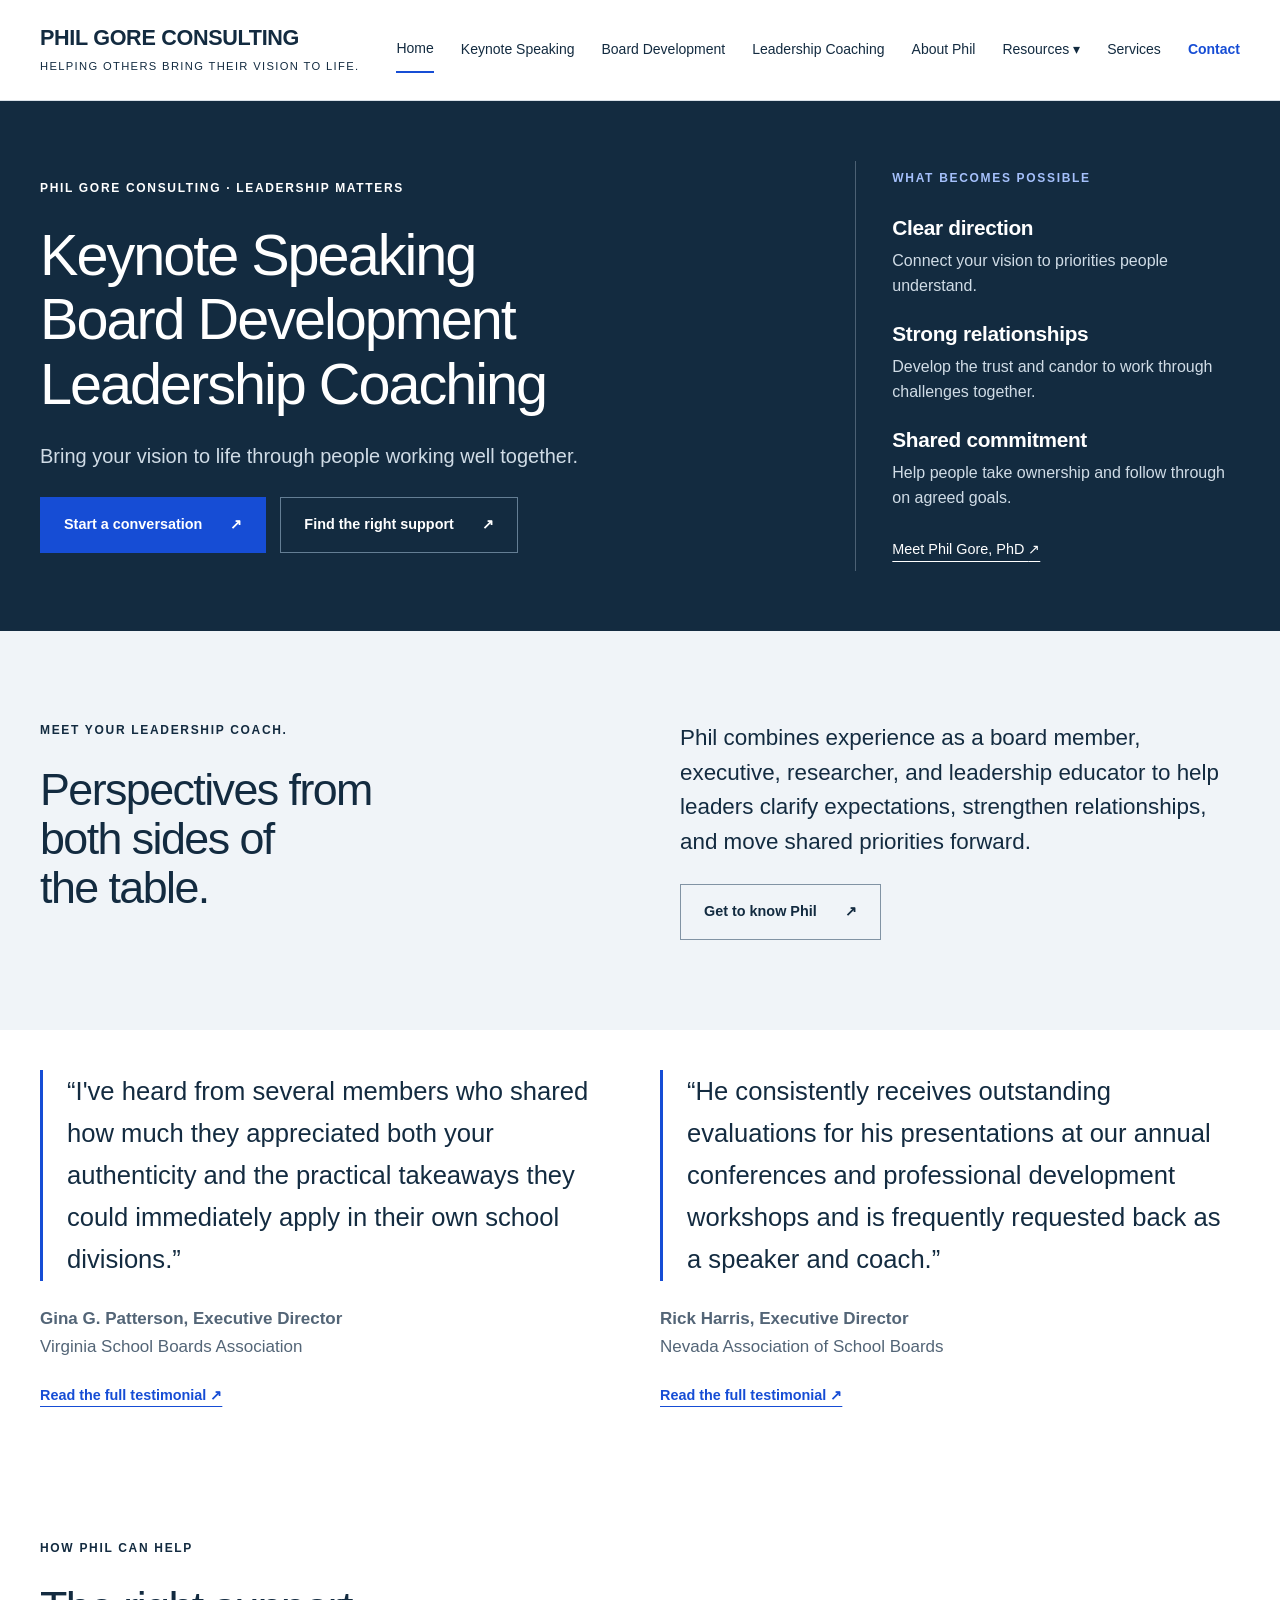
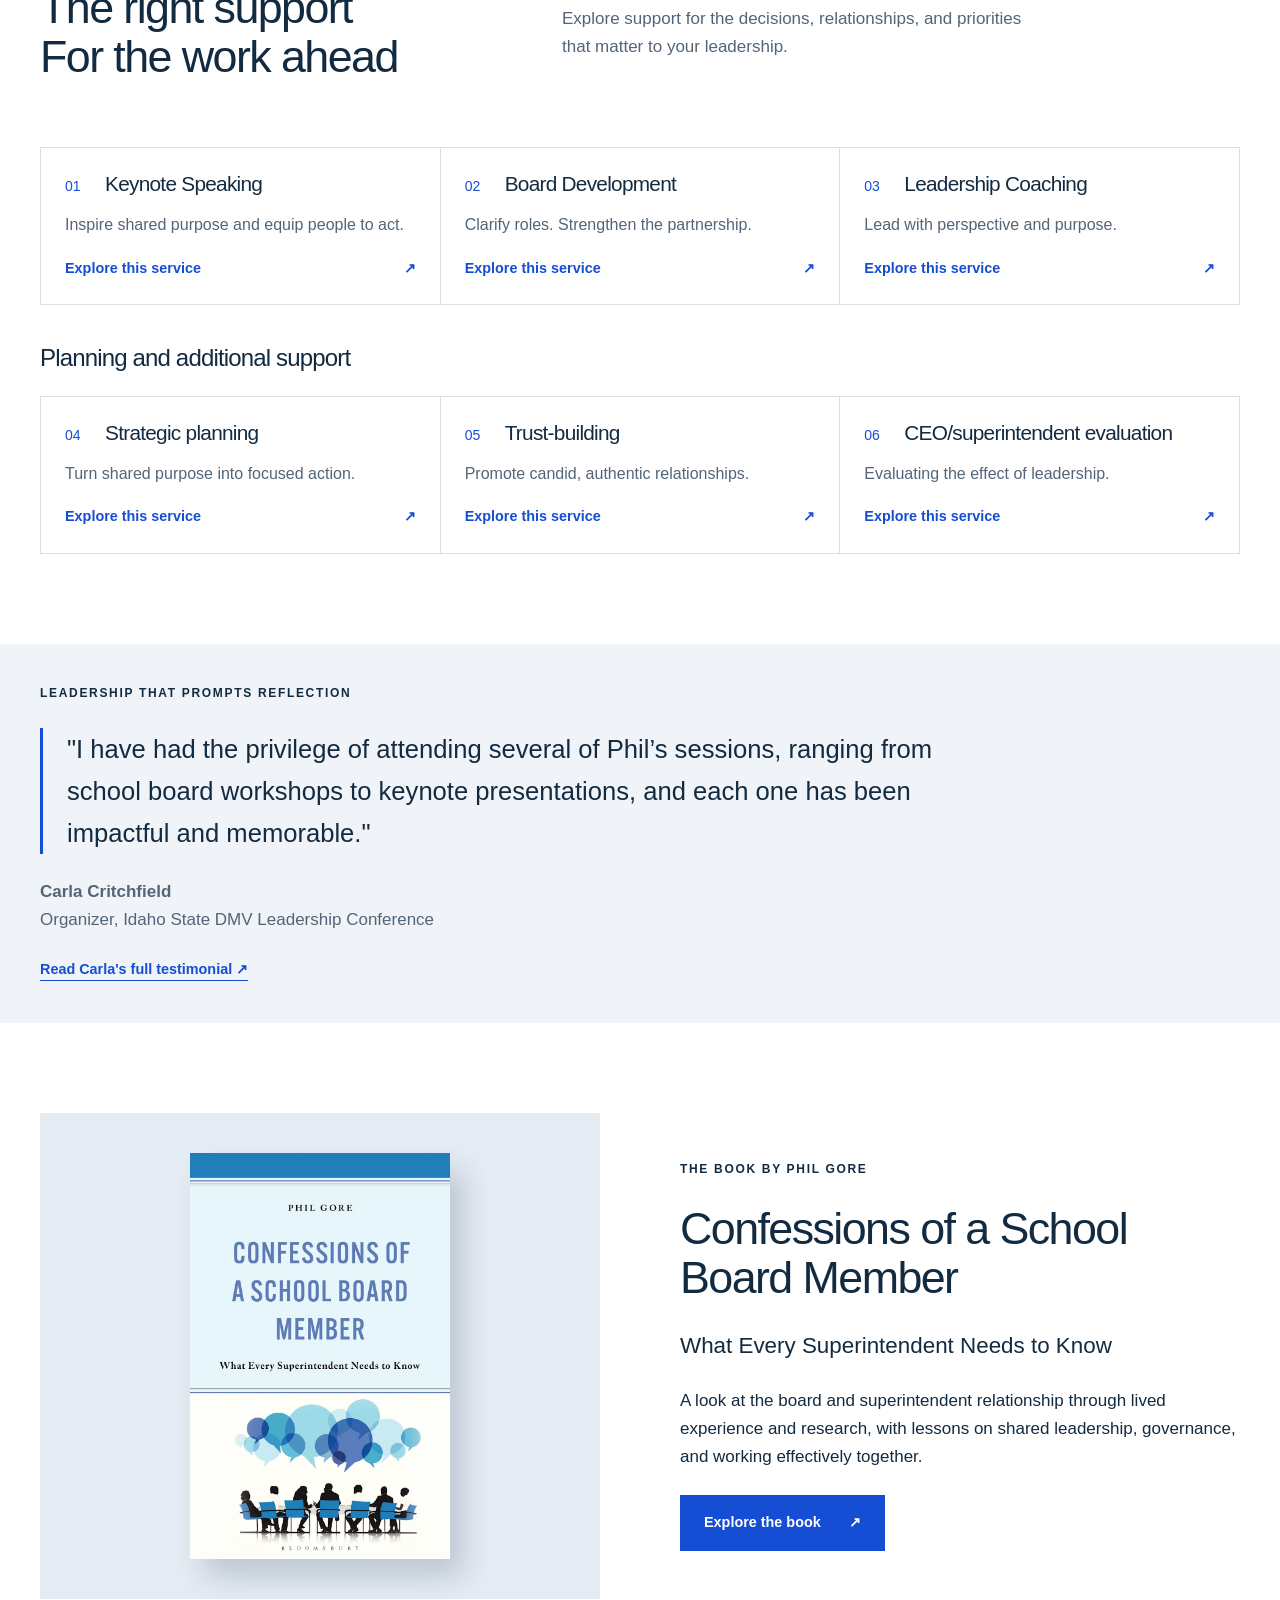
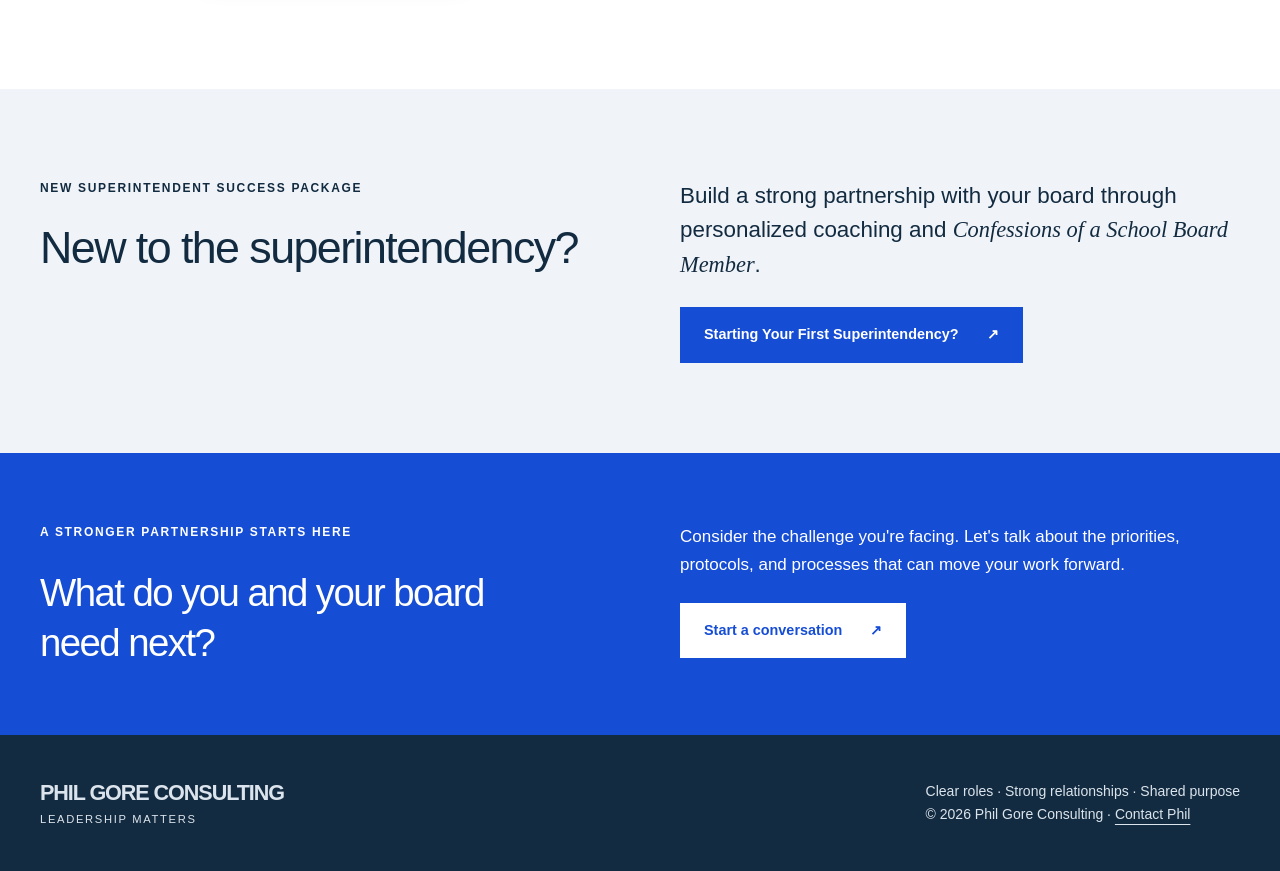
<file: index.html>
<!DOCTYPE html><html lang="en"><head><meta charset="utf-8"><meta name="viewport" content="width=device-width,initial-scale=1"><title>Phil Gore Consulting | Leadership Coaching and Board Development</title><meta name="description" content="Governance consulting, leadership coaching, strategic planning, and practical support for boards and superintendents with Phil Gore, PhD."><link rel="canonical" href="https://philgore.net/"><meta name="robots" content="index, follow, max-image-preview:large"><script type="application/ld+json">{"@context":"https://schema.org","@graph":[{"@type":"Person","@id":"https://philgore.net/#phil-gore","name":"Phil Gore","honorificSuffix":"PhD","url":"https://philgore.net/about/","image":"https://philgore.net/assets/phil-about.jpg","sameAs":["https://www.linkedin.com/in/phil-gore-phd-64459114"]},{"@type":"Organization","@id":"https://philgore.net/#consulting","name":"Phil Gore Consulting","url":"https://philgore.net/"},{"@type":"WebSite","@id":"https://philgore.net/#website","name":"Phil Gore Consulting","url":"https://philgore.net/","publisher":{"@id":"https://philgore.net/#consulting"},"inLanguage":"en-US"},{"@type":"WebPage","@id":"https://philgore.net/#webpage","url":"https://philgore.net/","name":"Phil Gore Consulting | Leadership Coaching and Board Development","description":"Governance consulting, leadership coaching, strategic planning, and practical support for boards and superintendents with Phil Gore, PhD.","isPartOf":{"@id":"https://philgore.net/#website"},"inLanguage":"en-US"}]}</script><meta property="og:url" content="https://philgore.net/"><meta property="og:site_name" content="Phil Gore Consulting"><meta property="og:locale" content="en_US"><meta name="twitter:title" content="Phil Gore Consulting | Leadership Coaching and Board Development"><meta name="twitter:description" content="Governance consulting, leadership coaching, strategic planning, and practical support for boards and superintendents with Phil Gore, PhD."><meta name="twitter:image:alt" content="Phil Gore"><meta property="og:title" content="Phil Gore Consulting | Leadership Coaching and Board Development"><meta property="og:description" content="Governance consulting, leadership coaching, strategic planning, and practical support for boards and superintendents with Phil Gore, PhD."><meta property="og:type" content="website"><meta property="og:image" content="https://philgore.net/assets/phil-about.jpg"><meta property="og:image:alt" content="Phil Gore"><meta name="twitter:card" content="summary_large_image"><meta name="twitter:image" content="https://philgore.net/assets/phil-about.jpg"><meta name="theme-color" content="#132b40"><link rel="icon" type="image/svg+xml" href="/favicon-pg.svg"><link rel="stylesheet" href="/_astro/Base.B_Kn-ehx.css"><style>.additional-services-heading[data-astro-cid-lcdefpme]{margin:40px 0 24px}.home-gains[data-astro-cid-lcdefpme]{border-left:1px solid #4c6174;padding:8px 0 8px 36px}.home-gains[data-astro-cid-lcdefpme] .eyebrow[data-astro-cid-lcdefpme]{color:#a5c0fb;margin:0 0 28px}.home-gains[data-astro-cid-lcdefpme] h2[data-astro-cid-lcdefpme]{letter-spacing:-.015em;margin-bottom:8px;font-size:1.3rem;font-weight:600}.home-gains[data-astro-cid-lcdefpme] p[data-astro-cid-lcdefpme]:not(.eyebrow){color:#d0dce6;margin-bottom:24px;font-size:1rem;line-height:1.6}.home-gains[data-astro-cid-lcdefpme] a[data-astro-cid-lcdefpme]{text-underline-offset:7px;font-size:.9rem}@media (width<=900px){.home-gains[data-astro-cid-lcdefpme]{border-top:1px solid #4c6174;border-left:0;padding:28px 0 0}}.service[data-astro-cid-lcdefpme]{flex-direction:column;padding:24px;display:flex}.service-title[data-astro-cid-lcdefpme]{grid-template-columns:28px minmax(0,1fr);align-items:start;gap:12px;margin-bottom:14px;display:grid}.service-title[data-astro-cid-lcdefpme] .number[data-astro-cid-lcdefpme]{margin:3px 0 0}.service-title[data-astro-cid-lcdefpme] h3[data-astro-cid-lcdefpme]{overflow-wrap:anywhere;min-height:0;margin:0;font-size:1.3rem;line-height:1.2}.service[data-astro-cid-lcdefpme] p[data-astro-cid-lcdefpme]{margin:0 0 18px}.service[data-astro-cid-lcdefpme] .textlink[data-astro-cid-lcdefpme]{margin-top:auto}.home-endorsement[data-astro-cid-lcdefpme]{padding-block:40px}.home-testimonials[data-astro-cid-lcdefpme]{grid-template-columns:repeat(2,minmax(0,1fr));gap:40px;display:grid}.home-testimonials[data-astro-cid-lcdefpme] blockquote[data-astro-cid-lcdefpme]{font-size:clamp(1.1rem,1.5vw,1.35rem)}@media (width<=700px){.home-testimonials[data-astro-cid-lcdefpme]{grid-template-columns:1fr;gap:32px}}.home-endorsement[data-astro-cid-lcdefpme] figure[data-astro-cid-lcdefpme]{max-width:940px;margin:0 0 20px}.home-endorsement[data-astro-cid-lcdefpme] blockquote[data-astro-cid-lcdefpme]{border-left:3px solid var(--blue);margin:0 0 20px;padding-left:24px;font-size:clamp(1.2rem,2vw,1.65rem)}.home-endorsement[data-astro-cid-lcdefpme] figcaption[data-astro-cid-lcdefpme]{color:var(--muted)}.home-cta-line[data-astro-cid-lcdefpme]{white-space:nowrap;font-size:clamp(1.25rem,3vw,2.5rem)}@media (width>=901px){.hero-grid[data-astro-cid-lcdefpme]{grid-template-columns:1.55fr .8fr}}
</style></head><body><a class="skip" href="#main">Skip to content</a><header class="header" data-astro-cid-nen7h5rs><div class="wrap header-inner" data-astro-cid-nen7h5rs><a class="brand" href="/" data-astro-cid-nen7h5rs>PHIL GORE CONSULTING<small data-astro-cid-nen7h5rs>Helping others bring their vision to life.</small></a><button class="menu-button" aria-controls="navigation" aria-expanded="false" data-astro-cid-nen7h5rs>Menu</button><nav id="navigation" aria-label="Main navigation" data-astro-cid-nen7h5rs><a href="/" aria-current="page" data-astro-cid-nen7h5rs>Home</a><a href="/events/" data-astro-cid-nen7h5rs>Keynote Speaking</a><a href="/board-development/" data-astro-cid-nen7h5rs>Board Development</a><a href="/executive-coaching/" data-astro-cid-nen7h5rs>Leadership Coaching</a><a href="/about/" data-astro-cid-nen7h5rs>About Phil</a><details class="resources-menu" data-astro-cid-nen7h5rs><summary data-astro-cid-nen7h5rs>Resources</summary><div class="resources-links" data-astro-cid-nen7h5rs><a href="/podcasts/" data-astro-cid-nen7h5rs>Podcasts</a><a href="/book/" data-astro-cid-nen7h5rs>Publications</a><a href="/insights/" data-astro-cid-nen7h5rs>Insights</a></div></details><a href="/services/" data-astro-cid-nen7h5rs>Services</a><a href="/contact/" data-astro-cid-nen7h5rs>Contact</a></nav></div></header><script type="module">var e=document.querySelector(`.menu-button`);e?.addEventListener(`click`,()=>{let t=document.querySelector(`nav`)?.classList.toggle(`open`);e.setAttribute(`aria-expanded`,String(!!t)),e.textContent=t?`Close`:`Menu`});var t=document.querySelector(`.resources-menu`);document.addEventListener(`click`,e=>{t&&!t.contains(e.target)&&(t.open=!1)}),t?.addEventListener(`keydown`,e=>{e.key===`Escape`&&(t.open=!1,t.querySelector(`summary`)?.focus())});</script><main id="main"><section class="hero leadership-hero" data-astro-cid-lcdefpme><div class="wrap hero-grid" data-astro-cid-lcdefpme><div class="leadership-intro" data-astro-cid-lcdefpme><p class="eyebrow" data-astro-cid-lcdefpme>Phil Gore Consulting · LEADERSHIP MATTERS</p><h1 class="leadership-heading" data-astro-cid-lcdefpme>Keynote Speaking<br data-astro-cid-lcdefpme>Board Development<br data-astro-cid-lcdefpme>Leadership Coaching</h1><p class="lead" data-astro-cid-lcdefpme>Bring your vision to life through people working well together.</p><div class="actions" data-astro-cid-lcdefpme><a class="button " href="/contact/" data-astro-cid-lcdefpme>Start a conversation <span aria-hidden="true" data-astro-cid-lcdefpme>↗</span></a><a class="button secondary" href="#how-phil-can-help" data-astro-cid-lcdefpme>Find the right support <span aria-hidden="true" data-astro-cid-lcdefpme>↗</span></a></div></div><aside class="home-gains" aria-labelledby="home-gains-heading" data-astro-cid-lcdefpme><p class="eyebrow" id="home-gains-heading" data-astro-cid-lcdefpme>What becomes possible</p><div data-astro-cid-lcdefpme><h2 data-astro-cid-lcdefpme>Clear direction</h2><p data-astro-cid-lcdefpme>Connect your vision to priorities people understand.</p></div><div data-astro-cid-lcdefpme><h2 data-astro-cid-lcdefpme>Strong relationships</h2><p data-astro-cid-lcdefpme>Develop the trust and candor to work through challenges together.</p></div><div data-astro-cid-lcdefpme><h2 data-astro-cid-lcdefpme>Shared commitment</h2><p data-astro-cid-lcdefpme>Help people take ownership and follow through on agreed goals.</p></div><a href="/about/" data-astro-cid-lcdefpme>Meet Phil Gore, PhD <span aria-hidden="true" data-astro-cid-lcdefpme>↗</span></a></aside></div></section><section class="tinted" data-astro-cid-lcdefpme><div class="wrap split section" data-astro-cid-lcdefpme><div data-astro-cid-lcdefpme><p class="eyebrow" data-astro-cid-lcdefpme>MEET YOUR LEADERSHIP COACH.</p><h2 data-astro-cid-lcdefpme>Perspectives from<br data-astro-cid-lcdefpme>both sides of<br data-astro-cid-lcdefpme>the table.</h2></div><div data-astro-cid-lcdefpme><p class="large" data-astro-cid-lcdefpme>Phil combines experience as a board member, executive, researcher, and leadership educator to help leaders clarify expectations, strengthen relationships, and move shared priorities forward.</p><a class="button secondary" href="/about/" data-astro-cid-lcdefpme>Get to know Phil <span aria-hidden="true" data-astro-cid-lcdefpme>↗</span></a></div></div></section><section class="section wrap home-endorsement" aria-label="Client testimonials" data-astro-cid-lcdefpme><div class="home-testimonials" data-astro-cid-lcdefpme><div data-astro-cid-lcdefpme><figure data-astro-cid-lcdefpme><blockquote data-astro-cid-lcdefpme><p data-astro-cid-lcdefpme>“I've heard from several members who shared how much they appreciated both your authenticity and the practical takeaways they could immediately apply in their own school divisions.”</p></blockquote><figcaption data-astro-cid-lcdefpme><strong data-astro-cid-lcdefpme>Gina G. Patterson, Executive Director</strong><br data-astro-cid-lcdefpme>Virginia School Boards Association</figcaption></figure><a class="textlink" href="/events/#keynote-endorsement" data-astro-cid-lcdefpme>Read the full testimonial &#8599;</a></div><div data-astro-cid-lcdefpme><figure data-astro-cid-lcdefpme><blockquote data-astro-cid-lcdefpme><p data-astro-cid-lcdefpme>“He consistently receives outstanding evaluations for his presentations at our annual conferences and professional development workshops and is frequently requested back as a speaker and coach.”</p></blockquote><figcaption data-astro-cid-lcdefpme><strong data-astro-cid-lcdefpme>Rick Harris, Executive Director</strong><br data-astro-cid-lcdefpme>Nevada Association of School Boards</figcaption></figure><a class="textlink" href="/events/#rick-harris-testimonial" data-astro-cid-lcdefpme>Read the full testimonial &#8599;</a></div></div></section><section class="section wrap" id="how-phil-can-help" data-astro-cid-lcdefpme><div class="section-heading" data-astro-cid-lcdefpme><p class="eyebrow" data-astro-cid-lcdefpme>How Phil can help</p><h2 data-astro-cid-lcdefpme>The right support<br data-astro-cid-lcdefpme>For the work ahead</h2><p data-astro-cid-lcdefpme>Explore support for the decisions, relationships, and priorities that matter to your leadership.</p></div><div class="service-grid" data-astro-cid-lcdefpme><a class="service" href="/events/" data-astro-cid-lcdefpme><div class="service-title" data-astro-cid-lcdefpme><span class="number" data-astro-cid-lcdefpme>01</span><h3 data-astro-cid-lcdefpme>Keynote Speaking</h3></div><p data-astro-cid-lcdefpme>Inspire shared purpose and equip people to act.</p><span class="textlink" data-astro-cid-lcdefpme>Explore this service <span aria-hidden="true" data-astro-cid-lcdefpme>↗</span></span></a><a class="service" href="/board-development/" data-astro-cid-lcdefpme><div class="service-title" data-astro-cid-lcdefpme><span class="number" data-astro-cid-lcdefpme>02</span><h3 data-astro-cid-lcdefpme>Board Development</h3></div><p data-astro-cid-lcdefpme>Clarify roles. Strengthen the partnership.</p><span class="textlink" data-astro-cid-lcdefpme>Explore this service <span aria-hidden="true" data-astro-cid-lcdefpme>↗</span></span></a><a class="service" href="/executive-coaching/" data-astro-cid-lcdefpme><div class="service-title" data-astro-cid-lcdefpme><span class="number" data-astro-cid-lcdefpme>03</span><h3 data-astro-cid-lcdefpme>Leadership Coaching</h3></div><p data-astro-cid-lcdefpme>Lead with perspective and purpose.</p><span class="textlink" data-astro-cid-lcdefpme>Explore this service <span aria-hidden="true" data-astro-cid-lcdefpme>↗</span></span></a></div><h3 class="additional-services-heading" data-astro-cid-lcdefpme>Planning and additional support</h3><div class="service-grid" data-astro-cid-lcdefpme><a class="service" href="/services/#strategy" data-astro-cid-lcdefpme><div class="service-title" data-astro-cid-lcdefpme><span class="number" data-astro-cid-lcdefpme>04</span><h3 data-astro-cid-lcdefpme>Strategic planning</h3></div><p data-astro-cid-lcdefpme>Turn shared purpose into focused action.</p><span class="textlink" data-astro-cid-lcdefpme>Explore this service <span aria-hidden="true" data-astro-cid-lcdefpme>↗</span></span></a><a class="service" href="/events/#trust-and-relationships" data-astro-cid-lcdefpme><div class="service-title" data-astro-cid-lcdefpme><span class="number" data-astro-cid-lcdefpme>05</span><h3 data-astro-cid-lcdefpme>Trust-building</h3></div><p data-astro-cid-lcdefpme>Promote candid, authentic relationships.</p><span class="textlink" data-astro-cid-lcdefpme>Explore this service <span aria-hidden="true" data-astro-cid-lcdefpme>↗</span></span></a><a class="service" href="/board-development/#ceo-evaluation" data-astro-cid-lcdefpme><div class="service-title" data-astro-cid-lcdefpme><span class="number" data-astro-cid-lcdefpme>06</span><h3 data-astro-cid-lcdefpme>CEO/superintendent evaluation</h3></div><p data-astro-cid-lcdefpme>Evaluating the effect of leadership.</p><span class="textlink" data-astro-cid-lcdefpme>Explore this service <span aria-hidden="true" data-astro-cid-lcdefpme>↗</span></span></a></div></section><section class="tinted" data-astro-cid-lcdefpme><div class="section wrap home-endorsement" data-astro-cid-lcdefpme><p class="eyebrow" data-astro-cid-lcdefpme>Leadership that prompts reflection</p><figure data-astro-cid-lcdefpme><blockquote data-astro-cid-lcdefpme><p data-astro-cid-lcdefpme>"I have had the privilege of attending several of Phil’s sessions, ranging from school board workshops to keynote presentations, and each one has been impactful and memorable."</p></blockquote><figcaption data-astro-cid-lcdefpme><strong data-astro-cid-lcdefpme>Carla Critchfield</strong><br data-astro-cid-lcdefpme>Organizer, Idaho State DMV Leadership Conference</figcaption></figure><a class="textlink" href="/events/#carla-critchfield-testimonial" data-astro-cid-lcdefpme>Read Carla's full testimonial <span aria-hidden="true" data-astro-cid-lcdefpme>↗</span></a></div></section><section class="section wrap split book-feature" data-astro-cid-lcdefpme><div class="cover-area" data-astro-cid-lcdefpme><img src="/assets/book.jpg" alt="Cover of Confessions of a School Board Member by Phil Gore" width="852" height="1331" loading="lazy" data-astro-cid-lcdefpme></div><div data-astro-cid-lcdefpme><p class="eyebrow" data-astro-cid-lcdefpme>The book by Phil Gore</p><h2 data-astro-cid-lcdefpme>Confessions of a School Board Member</h2><p class="large" data-astro-cid-lcdefpme>What Every Superintendent Needs to Know</p><p data-astro-cid-lcdefpme>A look at the board and superintendent relationship through lived experience and research, with lessons on shared leadership, governance, and working effectively together.</p><a class="button " href="/book/" data-astro-cid-lcdefpme>Explore the book <span aria-hidden="true" data-astro-cid-lcdefpme>↗</span></a></div></section><section class="tinted section" id="new-superintendent-package" aria-label="New Superintendent Success Package"><div class="wrap split"><div><p class="eyebrow">New Superintendent Success Package</p><h2>New to the superintendency?</h2></div><div><p class="large">Build a strong partnership with your board through personalized coaching and <em>Confessions of a School Board Member</em>.</p><a class="button" href="/new-superintendent-success-package/">Starting Your First Superintendency? <span aria-hidden="true">&#8599;</span></a></div></div></section><section class="cta"><div class="wrap split"><div><p class="eyebrow">A stronger partnership starts here</p><h2><span class="home-cta-line" data-astro-cid-lcdefpme>What do you and your board</span><br data-astro-cid-lcdefpme><span class="home-cta-line" data-astro-cid-lcdefpme>need next?</span></h2></div><div><p>Consider the challenge you're facing. Let's talk about the priorities, protocols, and processes that can move your work forward.</p><a class="button " href="/contact/">Start a conversation <span aria-hidden="true">↗</span></a></div></div></section></main><footer><div class="wrap"><a class="brand" href="/">PHIL GORE CONSULTING<small>LEADERSHIP MATTERS</small></a><p>Clear roles · Strong relationships · Shared purpose<br>© 2026 Phil Gore Consulting · <a href="/contact/">Contact Phil</a></p></div></footer></body></html>
</file>
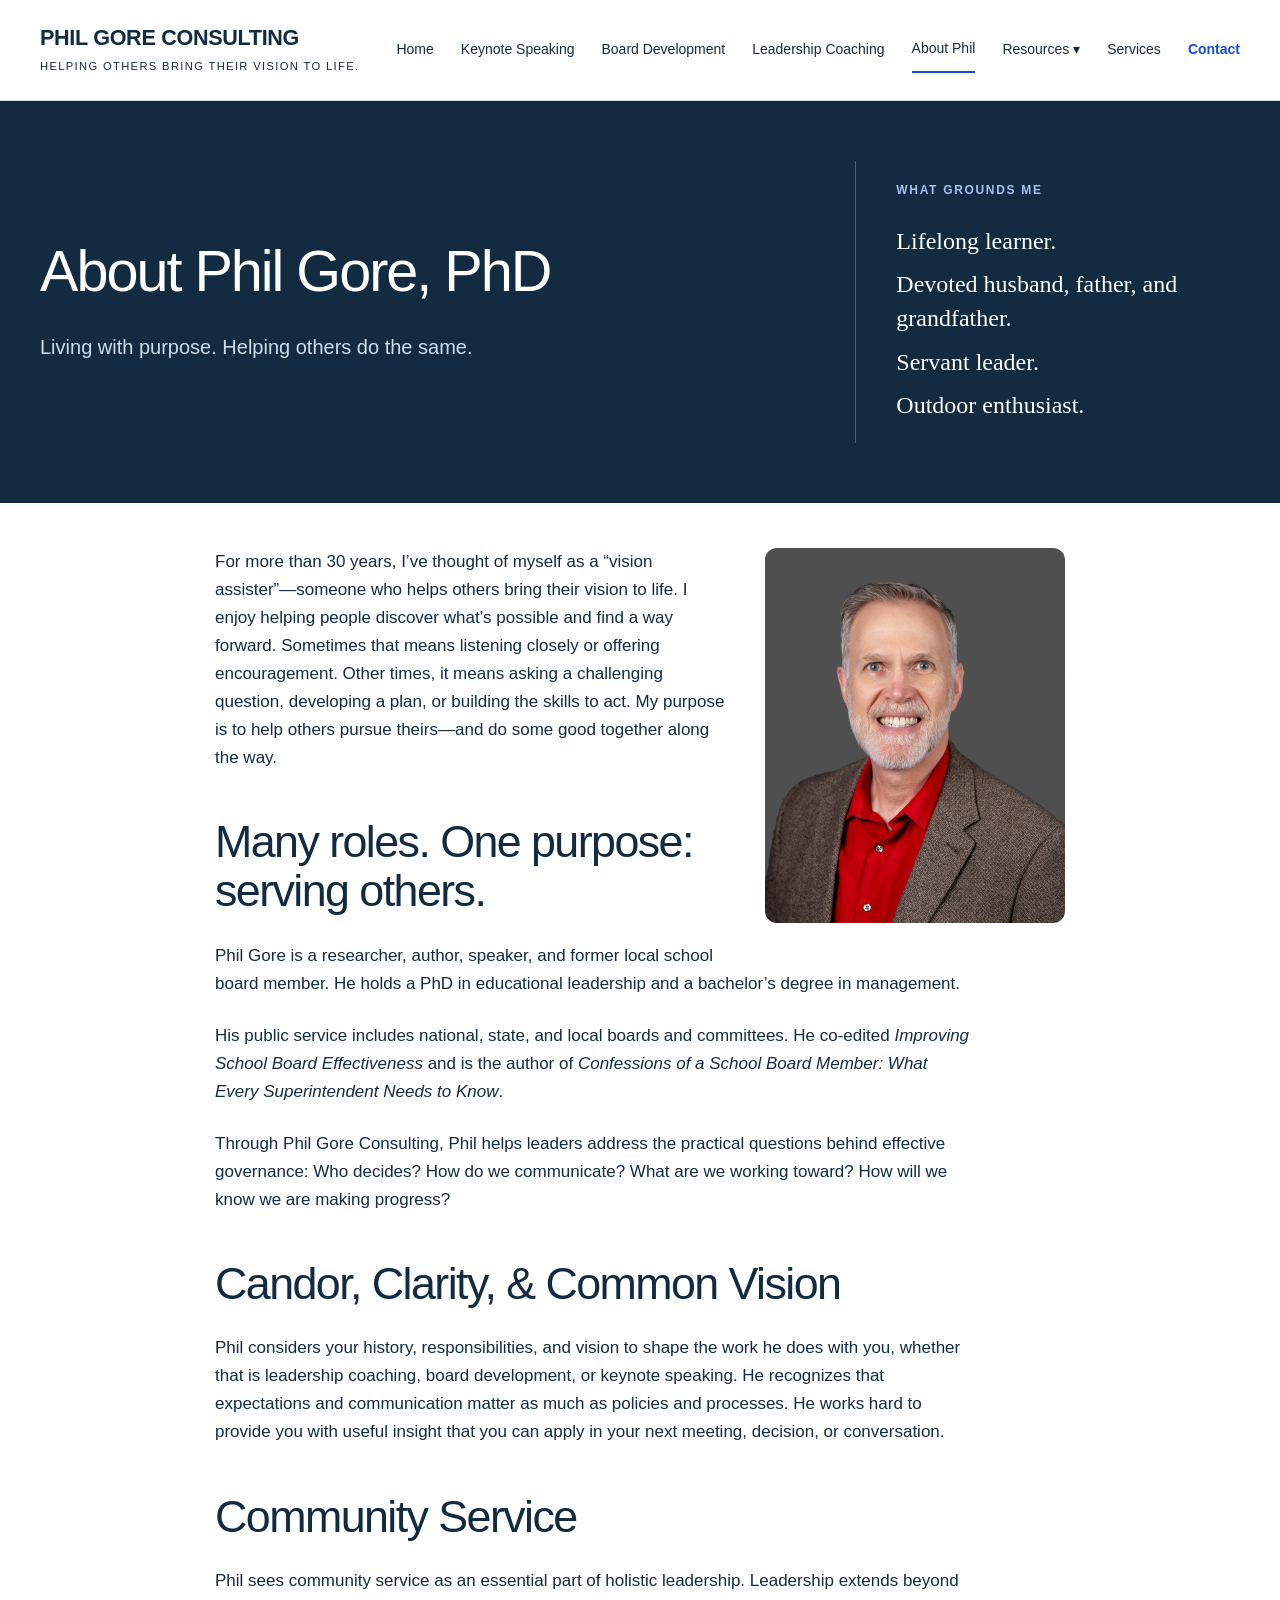
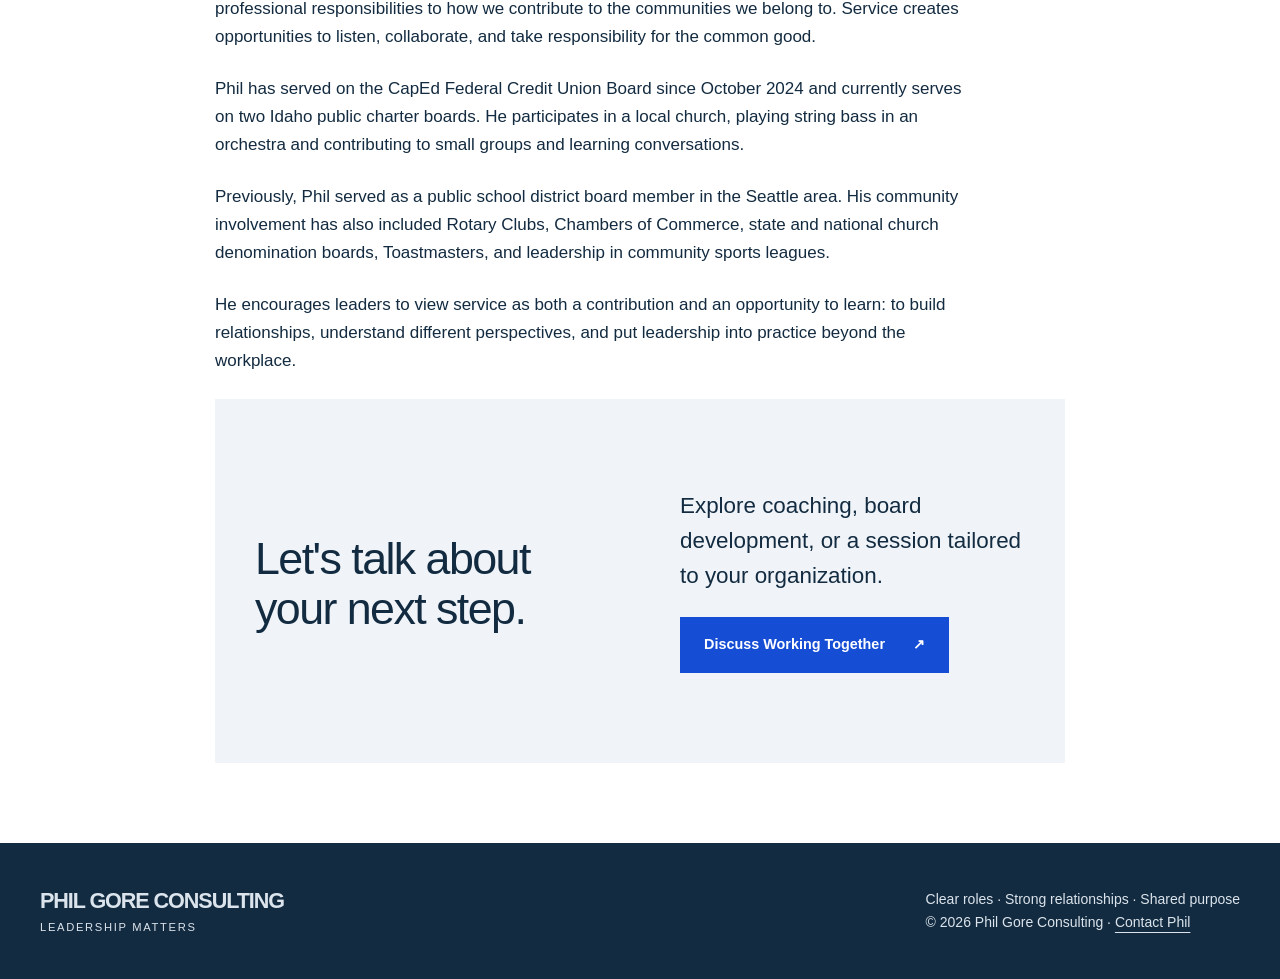
<file: about/index.html>
<!DOCTYPE html><html lang="en"><head><meta charset="utf-8"><meta name="viewport" content="width=device-width,initial-scale=1"><title>About Phil Gore, PhD | Phil Gore Consulting</title><meta name="description" content="Meet Phil Gore, former school board member, researcher, author, and governance educator."><link rel="canonical" href="https://philgore.net/about/"><meta name="robots" content="index, follow, max-image-preview:large"><script type="application/ld+json">{"@context":"https://schema.org","@graph":[{"@type":"Person","@id":"https://philgore.net/#phil-gore","name":"Phil Gore","honorificSuffix":"PhD","url":"https://philgore.net/about/","image":"https://philgore.net/assets/phil-about.jpg","sameAs":["https://www.linkedin.com/in/phil-gore-phd-64459114"]},{"@type":"Organization","@id":"https://philgore.net/#consulting","name":"Phil Gore Consulting","url":"https://philgore.net/"},{"@type":"WebSite","@id":"https://philgore.net/#website","name":"Phil Gore Consulting","url":"https://philgore.net/","publisher":{"@id":"https://philgore.net/#consulting"},"inLanguage":"en-US"},{"@type":"ProfilePage","@id":"https://philgore.net/about/#webpage","url":"https://philgore.net/about/","name":"About Phil Gore, PhD | Phil Gore Consulting","description":"Meet Phil Gore, former school board member, researcher, author, and governance educator.","isPartOf":{"@id":"https://philgore.net/#website"},"inLanguage":"en-US","mainEntity":{"@id":"https://philgore.net/#phil-gore"}}]}</script><meta property="og:url" content="https://philgore.net/about/"><meta property="og:site_name" content="Phil Gore Consulting"><meta property="og:locale" content="en_US"><meta name="twitter:title" content="About Phil Gore, PhD | Phil Gore Consulting"><meta name="twitter:description" content="Meet Phil Gore, former school board member, researcher, author, and governance educator."><meta name="twitter:image:alt" content="Phil Gore"><meta property="og:title" content="About Phil Gore, PhD | Phil Gore Consulting"><meta property="og:description" content="Meet Phil Gore, former school board member, researcher, author, and governance educator."><meta property="og:type" content="website"><meta property="og:image" content="https://philgore.net/assets/phil-about.jpg"><meta property="og:image:alt" content="Phil Gore"><meta name="twitter:card" content="summary_large_image"><meta name="twitter:image" content="https://philgore.net/assets/phil-about.jpg"><meta name="theme-color" content="#132b40"><link rel="icon" type="image/svg+xml" href="/favicon-pg.svg"><link rel="stylesheet" href="/_astro/Base.B_Kn-ehx.css"><style>.page-hero-grid[data-astro-cid-ybatimd6]{grid-template-columns:minmax(0,1.55fr) minmax(0,.8fr);align-items:center;gap:70px;display:grid}.page-hero-grid[data-astro-cid-ybatimd6] .lead[data-astro-cid-ybatimd6]{margin-bottom:0}.page-hero-note[data-astro-cid-ybatimd6] .eyebrow{margin-top:0}.page-hero-note[data-astro-cid-ybatimd6] ul{margin:0;padding:0;font:1.5rem/1.4 Georgia,serif;list-style:none}.page-hero-note[data-astro-cid-ybatimd6] li+li{margin-top:10px}@media (width<=900px){.page-hero-grid[data-astro-cid-ybatimd6]{grid-template-columns:minmax(0,1fr);gap:30px}.page-hero-note[data-astro-cid-ybatimd6]{border-top:1px solid #4c6174;border-left:0;padding:28px 0 0;display:block}}
</style></head><body><a class="skip" href="#main">Skip to content</a><header class="header" data-astro-cid-nen7h5rs><div class="wrap header-inner" data-astro-cid-nen7h5rs><a class="brand" href="/" data-astro-cid-nen7h5rs>PHIL GORE CONSULTING<small data-astro-cid-nen7h5rs>Helping others bring their vision to life.</small></a><button class="menu-button" aria-controls="navigation" aria-expanded="false" data-astro-cid-nen7h5rs>Menu</button><nav id="navigation" aria-label="Main navigation" data-astro-cid-nen7h5rs><a href="/" data-astro-cid-nen7h5rs>Home</a><a href="/events/" data-astro-cid-nen7h5rs>Keynote Speaking</a><a href="/board-development/" data-astro-cid-nen7h5rs>Board Development</a><a href="/executive-coaching/" data-astro-cid-nen7h5rs>Leadership Coaching</a><a href="/about/" aria-current="page" data-astro-cid-nen7h5rs>About Phil</a><details class="resources-menu" data-astro-cid-nen7h5rs><summary data-astro-cid-nen7h5rs>Resources</summary><div class="resources-links" data-astro-cid-nen7h5rs><a href="/podcasts/" data-astro-cid-nen7h5rs>Podcasts</a><a href="/book/" data-astro-cid-nen7h5rs>Publications</a><a href="/insights/" data-astro-cid-nen7h5rs>Insights</a></div></details><a href="/services/" data-astro-cid-nen7h5rs>Services</a><a href="/contact/" data-astro-cid-nen7h5rs>Contact</a></nav></div></header><script type="module">var e=document.querySelector(`.menu-button`);e?.addEventListener(`click`,()=>{let t=document.querySelector(`nav`)?.classList.toggle(`open`);e.setAttribute(`aria-expanded`,String(!!t)),e.textContent=t?`Close`:`Menu`});var t=document.querySelector(`.resources-menu`);document.addEventListener(`click`,e=>{t&&!t.contains(e.target)&&(t.open=!1)}),t?.addEventListener(`keydown`,e=>{e.key===`Escape`&&(t.open=!1,t.querySelector(`summary`)?.focus())});</script><main id="main"><section class="page-intro" data-astro-cid-ybatimd6><div class="wrap page-hero-grid" data-astro-cid-ybatimd6><div data-astro-cid-ybatimd6><h1 data-astro-cid-ybatimd6>About Phil Gore, PhD</h1><p class="lead" data-astro-cid-ybatimd6>Living with purpose. Helping others do the same.</p></div><aside class="hero-note page-hero-note" data-astro-cid-ybatimd6><p class="eyebrow">What grounds me</p><ul><li>Lifelong learner.</li><li>Devoted husband, father, and grandfather.</li><li>Servant leader.</li><li>Outdoor enthusiast.</li></ul></aside></div></section><div class="wrap page-body" data-astro-cid-ybatimd6><img class="about-portrait" src="/assets/phil-about.jpg" alt="Phil Gore, PhD" width="600" height="900"><p>For more than 30 years, I’ve thought of myself as a “vision assister”—someone who helps others bring their vision to life. I enjoy helping people discover what’s possible and find a way forward. Sometimes that means listening closely or offering encouragement. Other times, it means asking a challenging question, developing a plan, or building the skills to act. My purpose is to help others pursue theirs—and do some good together along the way.</p>
<h2 id="many-roles-one-purpose-serving-others">Many roles. One purpose: serving others.</h2>
<p>Phil Gore is a researcher, author, speaker, and former local school board member. He holds a PhD in educational leadership and a bachelor’s degree in management.</p>
<p>His public service includes national, state, and local boards and committees. He co-edited <em style="font-family: inherit;">Improving School Board Effectiveness</em> and is the author of <em style="font-family: inherit;">Confessions of a School Board Member: What Every Superintendent Needs to Know</em>.</p>
<p>Through Phil Gore Consulting, Phil helps leaders address the practical questions behind effective governance: Who decides? How do we communicate? What are we working toward? How will we know we are making progress?</p>
<h2 id="candor-clarity--common-vision">Candor, Clarity, &amp; Common Vision</h2>
<p>Phil considers your history, responsibilities, and vision to shape the work he does with you, whether that is leadership coaching, board development, or keynote speaking. He recognizes that expectations and communication matter as much as policies and processes. He works hard to provide you with useful insight that you can apply in your next meeting, decision, or conversation.</p>
<h2 id="community-service">Community Service</h2>
<p>Phil sees community service as an essential part of holistic leadership. Leadership extends beyond professional responsibilities to how we contribute to the communities we belong to. Service creates opportunities to listen, collaborate, and take responsibility for the common good.</p>
<p>Phil has served on the CapEd Federal Credit Union Board since October 2024 and currently serves on two Idaho public charter boards. He participates in a local church, playing string bass in an orchestra and contributing to small groups and learning conversations.</p>
<p>Previously, Phil served as a public school district board member in the Seattle area. His community involvement has also included Rotary Clubs, Chambers of Commerce, state and national church denomination boards, Toastmasters, and leadership in community sports leagues.</p>
<p>He encourages leaders to view service as both a contribution and an opportunity to learn: to build relationships, understand different perspectives, and put leadership into practice beyond the workplace.</p>
<section class="tinted section"><div class="wrap split"><h2>Let&#39;s talk about your next step.</h2><div><p class="large">Explore coaching, board development, or a session tailored to your organization.</p><a class="button" href="/contact/">Discuss Working Together <span aria-hidden="true">&#8599;</span></a></div></div></section></div></main><footer><div class="wrap"><a class="brand" href="/">PHIL GORE CONSULTING<small>LEADERSHIP MATTERS</small></a><p>Clear roles · Strong relationships · Shared purpose<br>© 2026 Phil Gore Consulting · <a href="/contact/">Contact Phil</a></p></div></footer></body></html>
</file>
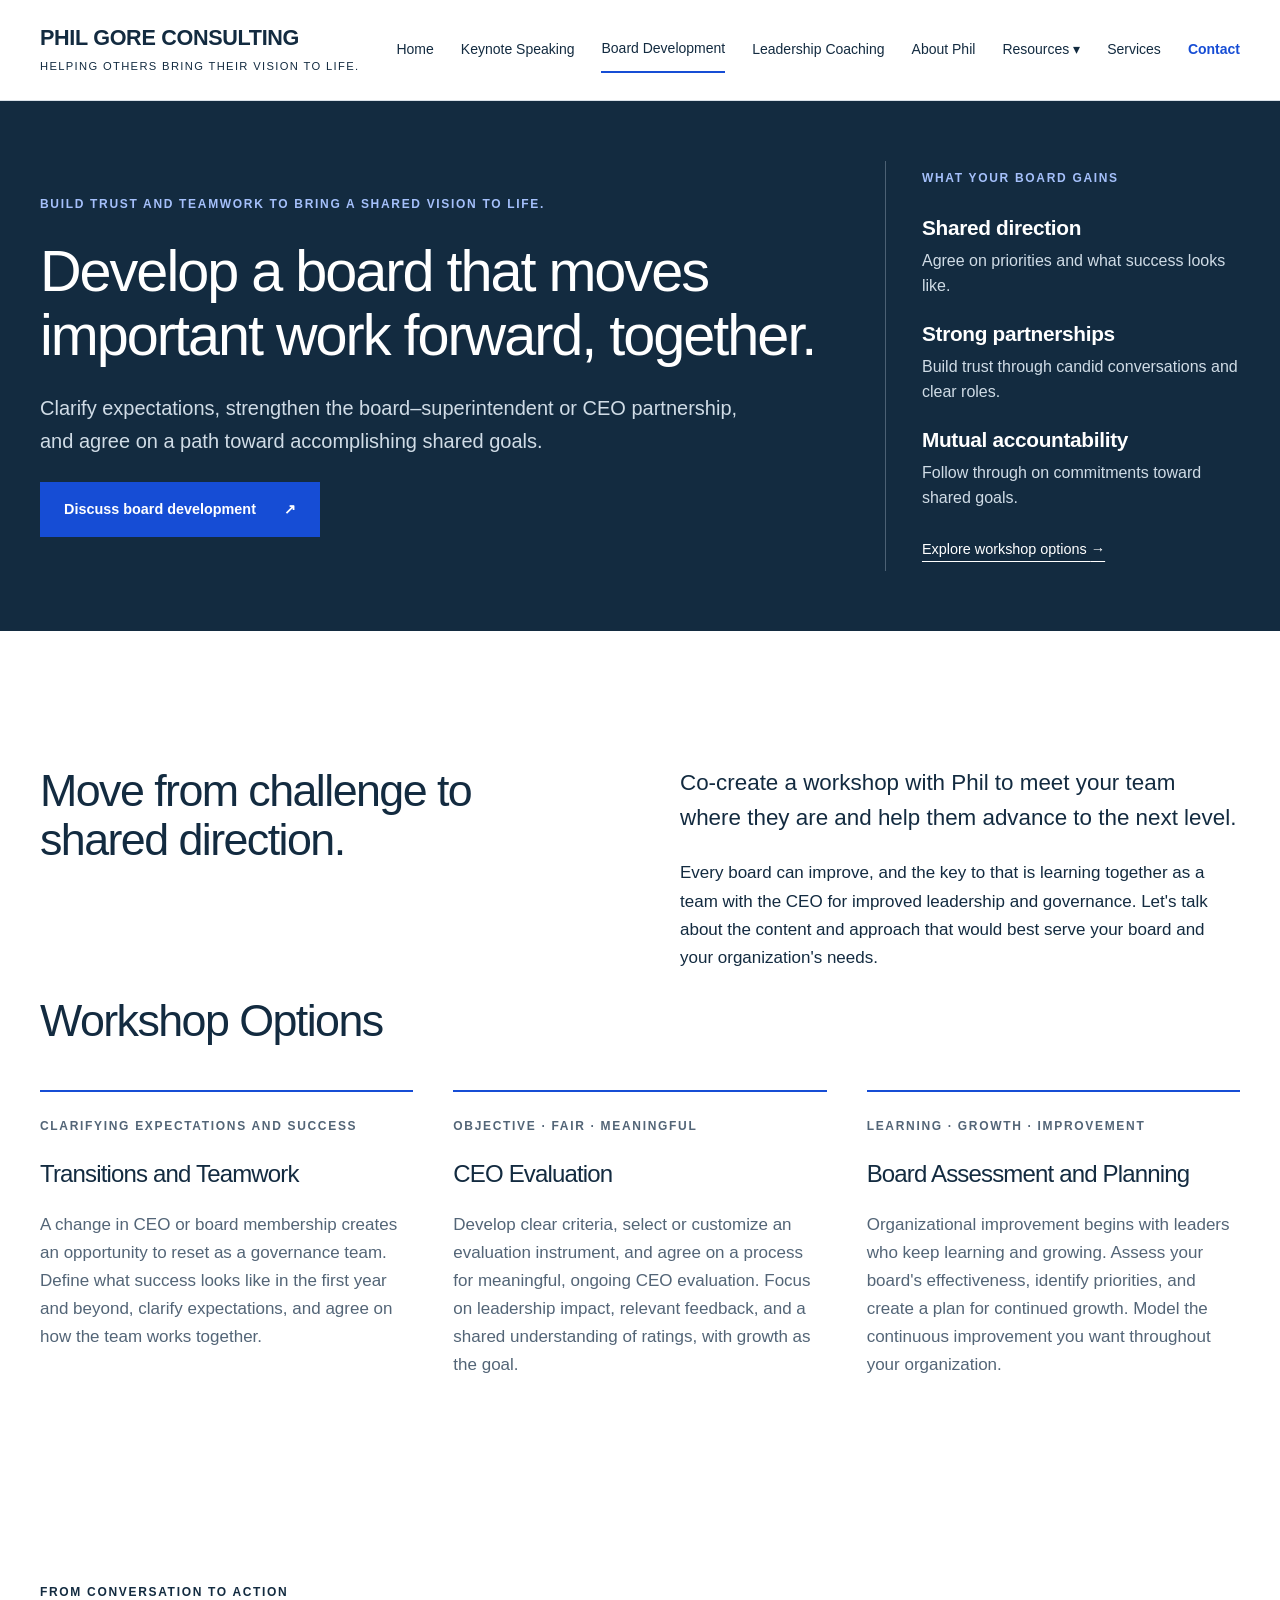
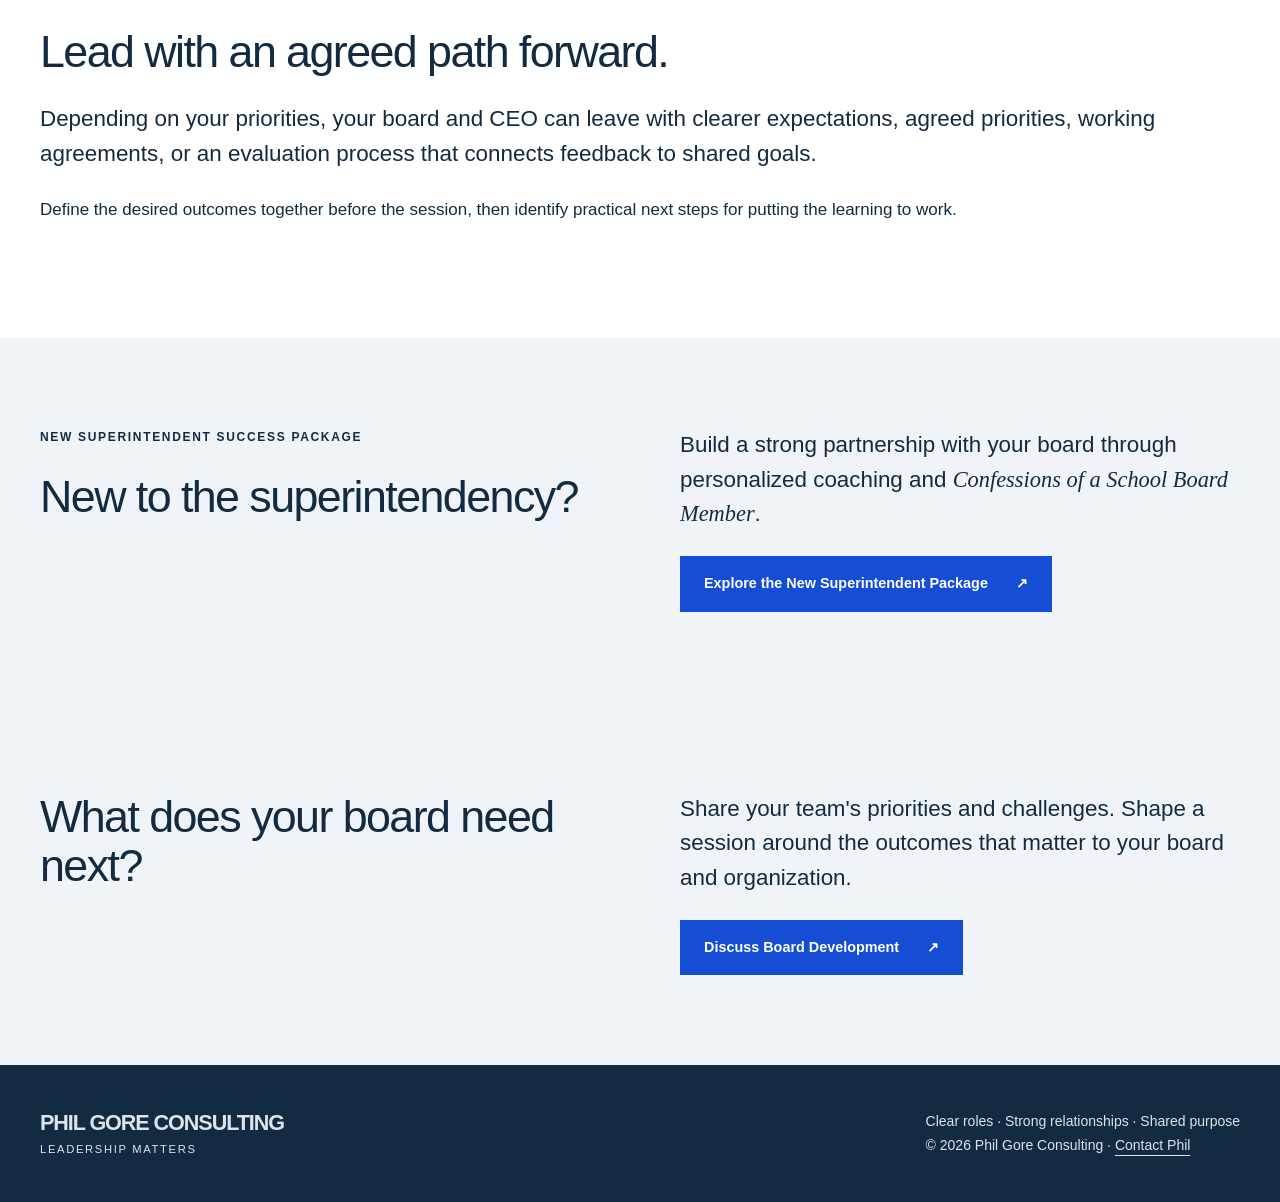
<file: board-development/index.html>
<!DOCTYPE html><html lang="en"><head><meta charset="utf-8"><meta name="viewport" content="width=device-width,initial-scale=1"><title>Board Development | Phil Gore Consulting</title><meta name="description" content="Help your board and CEO clarify roles, strengthen their partnership, and stay accountable for shared goals."><link rel="canonical" href="https://philgore.net/board-development/"><meta name="robots" content="index, follow, max-image-preview:large"><script type="application/ld+json">{"@context":"https://schema.org","@graph":[{"@type":"Person","@id":"https://philgore.net/#phil-gore","name":"Phil Gore","honorificSuffix":"PhD","url":"https://philgore.net/about/","image":"https://philgore.net/assets/phil-about.jpg","sameAs":["https://www.linkedin.com/in/phil-gore-phd-64459114"]},{"@type":"Organization","@id":"https://philgore.net/#consulting","name":"Phil Gore Consulting","url":"https://philgore.net/"},{"@type":"WebSite","@id":"https://philgore.net/#website","name":"Phil Gore Consulting","url":"https://philgore.net/","publisher":{"@id":"https://philgore.net/#consulting"},"inLanguage":"en-US"},{"@type":"WebPage","@id":"https://philgore.net/board-development/#webpage","url":"https://philgore.net/board-development/","name":"Board Development | Phil Gore Consulting","description":"Help your board and CEO clarify roles, strengthen their partnership, and stay accountable for shared goals.","isPartOf":{"@id":"https://philgore.net/#website"},"inLanguage":"en-US"}]}</script><meta property="og:url" content="https://philgore.net/board-development/"><meta property="og:site_name" content="Phil Gore Consulting"><meta property="og:locale" content="en_US"><meta name="twitter:title" content="Board Development | Phil Gore Consulting"><meta name="twitter:description" content="Help your board and CEO clarify roles, strengthen their partnership, and stay accountable for shared goals."><meta name="twitter:image:alt" content="Phil Gore"><meta property="og:title" content="Board Development | Phil Gore Consulting"><meta property="og:description" content="Help your board and CEO clarify roles, strengthen their partnership, and stay accountable for shared goals."><meta property="og:type" content="website"><meta property="og:image" content="https://philgore.net/assets/phil-about.jpg"><meta property="og:image:alt" content="Phil Gore"><meta name="twitter:card" content="summary_large_image"><meta name="twitter:image" content="https://philgore.net/assets/phil-about.jpg"><meta name="theme-color" content="#132b40"><link rel="icon" type="image/svg+xml" href="/favicon-pg.svg"><link rel="stylesheet" href="/_astro/Base.B_Kn-ehx.css"><style>.board-hero-grid[data-astro-cid-3q7rcg27]{grid-template-columns:minmax(0,2fr) minmax(0,.9fr);align-items:center;gap:56px;display:grid}.board-hero-note[data-astro-cid-3q7rcg27]{border-left:1px solid #4c6174;padding:8px 0 8px 36px}.board-hero-note[data-astro-cid-3q7rcg27] .eyebrow[data-astro-cid-3q7rcg27]{margin:0 0 28px}.board-hero-note[data-astro-cid-3q7rcg27] h2[data-astro-cid-3q7rcg27]{letter-spacing:-.015em;margin-bottom:8px;font-size:1.3rem;font-weight:600}.board-hero-note[data-astro-cid-3q7rcg27] p[data-astro-cid-3q7rcg27]:not(.eyebrow){color:#d0dce6;margin-bottom:24px;font-size:1rem;line-height:1.6}.board-hero-note[data-astro-cid-3q7rcg27] a[data-astro-cid-3q7rcg27]{text-underline-offset:7px;font-size:.9rem}@media (width<=900px){.board-hero-grid[data-astro-cid-3q7rcg27]{grid-template-columns:minmax(0,1fr);gap:36px}.board-hero-note[data-astro-cid-3q7rcg27]{border-top:1px solid #4c6174;border-left:0;padding:28px 0 0;display:block}}
</style></head><body><a class="skip" href="#main">Skip to content</a><header class="header" data-astro-cid-nen7h5rs><div class="wrap header-inner" data-astro-cid-nen7h5rs><a class="brand" href="/" data-astro-cid-nen7h5rs>PHIL GORE CONSULTING<small data-astro-cid-nen7h5rs>Helping others bring their vision to life.</small></a><button class="menu-button" aria-controls="navigation" aria-expanded="false" data-astro-cid-nen7h5rs>Menu</button><nav id="navigation" aria-label="Main navigation" data-astro-cid-nen7h5rs><a href="/" data-astro-cid-nen7h5rs>Home</a><a href="/events/" data-astro-cid-nen7h5rs>Keynote Speaking</a><a href="/board-development/" aria-current="page" data-astro-cid-nen7h5rs>Board Development</a><a href="/executive-coaching/" data-astro-cid-nen7h5rs>Leadership Coaching</a><a href="/about/" data-astro-cid-nen7h5rs>About Phil</a><details class="resources-menu" data-astro-cid-nen7h5rs><summary data-astro-cid-nen7h5rs>Resources</summary><div class="resources-links" data-astro-cid-nen7h5rs><a href="/podcasts/" data-astro-cid-nen7h5rs>Podcasts</a><a href="/book/" data-astro-cid-nen7h5rs>Publications</a><a href="/insights/" data-astro-cid-nen7h5rs>Insights</a></div></details><a href="/services/" data-astro-cid-nen7h5rs>Services</a><a href="/contact/" data-astro-cid-nen7h5rs>Contact</a></nav></div></header><script type="module">var e=document.querySelector(`.menu-button`);e?.addEventListener(`click`,()=>{let t=document.querySelector(`nav`)?.classList.toggle(`open`);e.setAttribute(`aria-expanded`,String(!!t)),e.textContent=t?`Close`:`Menu`});var t=document.querySelector(`.resources-menu`);document.addEventListener(`click`,e=>{t&&!t.contains(e.target)&&(t.open=!1)}),t?.addEventListener(`keydown`,e=>{e.key===`Escape`&&(t.open=!1,t.querySelector(`summary`)?.focus())});</script><main id="main"><section class="page-intro leadership-hero" data-astro-cid-3q7rcg27><div class="wrap board-hero-grid" data-astro-cid-3q7rcg27><div class="leadership-intro" data-astro-cid-3q7rcg27><p class="eyebrow" data-astro-cid-3q7rcg27>Build trust and teamwork to bring a shared vision to life.</p><h1 class="leadership-heading" data-astro-cid-3q7rcg27>Develop a board that moves important work forward, together.</h1><p class="lead" data-astro-cid-3q7rcg27>Clarify expectations, strengthen the board–superintendent or CEO partnership, and agree on a path toward accomplishing shared goals.</p><a class="button" href="/contact/?service=Board-superintendent%20governance" data-astro-cid-3q7rcg27>Discuss board development <span aria-hidden="true" data-astro-cid-3q7rcg27>↗</span></a></div><aside class="board-hero-note" aria-labelledby="board-gains" data-astro-cid-3q7rcg27><p class="eyebrow" id="board-gains" data-astro-cid-3q7rcg27>What your board gains</p><div data-astro-cid-3q7rcg27><h2 data-astro-cid-3q7rcg27>Shared direction</h2><p data-astro-cid-3q7rcg27>Agree on priorities and what success looks like.</p></div><div data-astro-cid-3q7rcg27><h2 data-astro-cid-3q7rcg27>Strong partnerships</h2><p data-astro-cid-3q7rcg27>Build trust through candid conversations and clear roles.</p></div><div data-astro-cid-3q7rcg27><h2 data-astro-cid-3q7rcg27>Mutual accountability</h2><p data-astro-cid-3q7rcg27>Follow through on commitments toward shared goals.</p></div><a href="#workshop-options" data-astro-cid-3q7rcg27>Explore workshop options <span aria-hidden="true" data-astro-cid-3q7rcg27>→</span></a></aside></div></section><section class="section wrap" data-astro-cid-3q7rcg27><div class="split" data-astro-cid-3q7rcg27><h2 data-astro-cid-3q7rcg27>Move from challenge to shared direction.</h2><div data-astro-cid-3q7rcg27><p class="large" data-astro-cid-3q7rcg27>Co-create a workshop with Phil to meet your team where they are and help them advance to the next level.</p><p data-astro-cid-3q7rcg27>Every board can improve, and the key to that is learning together as a team with the CEO for improved leadership and governance. Let's talk about the content and approach that would best serve your board and your organization's needs.</p></div></div><h2 id="workshop-options" data-astro-cid-3q7rcg27>Workshop Options</h2><div class="three topic-grid" aria-labelledby="workshop-options" data-astro-cid-3q7rcg27><article data-astro-cid-3q7rcg27><p class="eyebrow" data-astro-cid-3q7rcg27>Clarifying Expectations and Success</p><h3 data-astro-cid-3q7rcg27>Transitions and Teamwork</h3><p data-astro-cid-3q7rcg27>A change in CEO or board membership creates an opportunity to reset as a governance team. Define what success looks like in the first year and beyond, clarify expectations, and agree on how the team works together.</p></article><article data-astro-cid-3q7rcg27><p class="eyebrow" data-astro-cid-3q7rcg27>Objective · Fair · Meaningful</p><h3 id="ceo-evaluation" data-astro-cid-3q7rcg27>CEO Evaluation</h3><p data-astro-cid-3q7rcg27>Develop clear criteria, select or customize an evaluation instrument, and agree on a process for meaningful, ongoing CEO evaluation. Focus on leadership impact, relevant feedback, and a shared understanding of ratings, with growth as the goal.</p></article><article data-astro-cid-3q7rcg27><p class="eyebrow" data-astro-cid-3q7rcg27>Learning · Growth · Improvement</p><h3 data-astro-cid-3q7rcg27>Board Assessment and Planning</h3><p data-astro-cid-3q7rcg27>Organizational improvement begins with leaders who keep learning and growing. Assess your board's effectiveness, identify priorities, and create a plan for continued growth. Model the continuous improvement you want throughout your organization.</p></article></div></section><section class="section wrap board-outcomes" data-astro-cid-3q7rcg27><p class="eyebrow" data-astro-cid-3q7rcg27>From conversation to action</p><h2 data-astro-cid-3q7rcg27>Lead with an agreed path forward.</h2><p class="large" data-astro-cid-3q7rcg27>Depending on your priorities, your board and CEO can leave with clearer expectations, agreed priorities, working agreements, or an evaluation process that connects feedback to shared goals.</p><p data-astro-cid-3q7rcg27>Define the desired outcomes together before the session, then identify practical next steps for putting the learning to work.</p></section><section class="tinted section" id="new-superintendent-package" aria-label="New Superintendent Success Package"><div class="wrap split"><div><p class="eyebrow">New Superintendent Success Package</p><h2>New to the superintendency?</h2></div><div><p class="large">Build a strong partnership with your board through personalized coaching and <em>Confessions of a School Board Member</em>.</p><a class="button" href="/new-superintendent-success-package/">Explore the New Superintendent Package <span aria-hidden="true">&#8599;</span></a></div></div></section><section class="tinted section"><div class="wrap split"><h2>What does your board need next?</h2><div><p class="large">Share your team&#39;s priorities and challenges. Shape a session around the outcomes that matter to your board and organization.</p><a class="button" href="/contact/?service=Board-superintendent%20governance">Discuss Board Development <span aria-hidden="true">&#8599;</span></a></div></div></section></main><footer><div class="wrap"><a class="brand" href="/">PHIL GORE CONSULTING<small>LEADERSHIP MATTERS</small></a><p>Clear roles · Strong relationships · Shared purpose<br>© 2026 Phil Gore Consulting · <a href="/contact/">Contact Phil</a></p></div></footer></body></html>
</file>
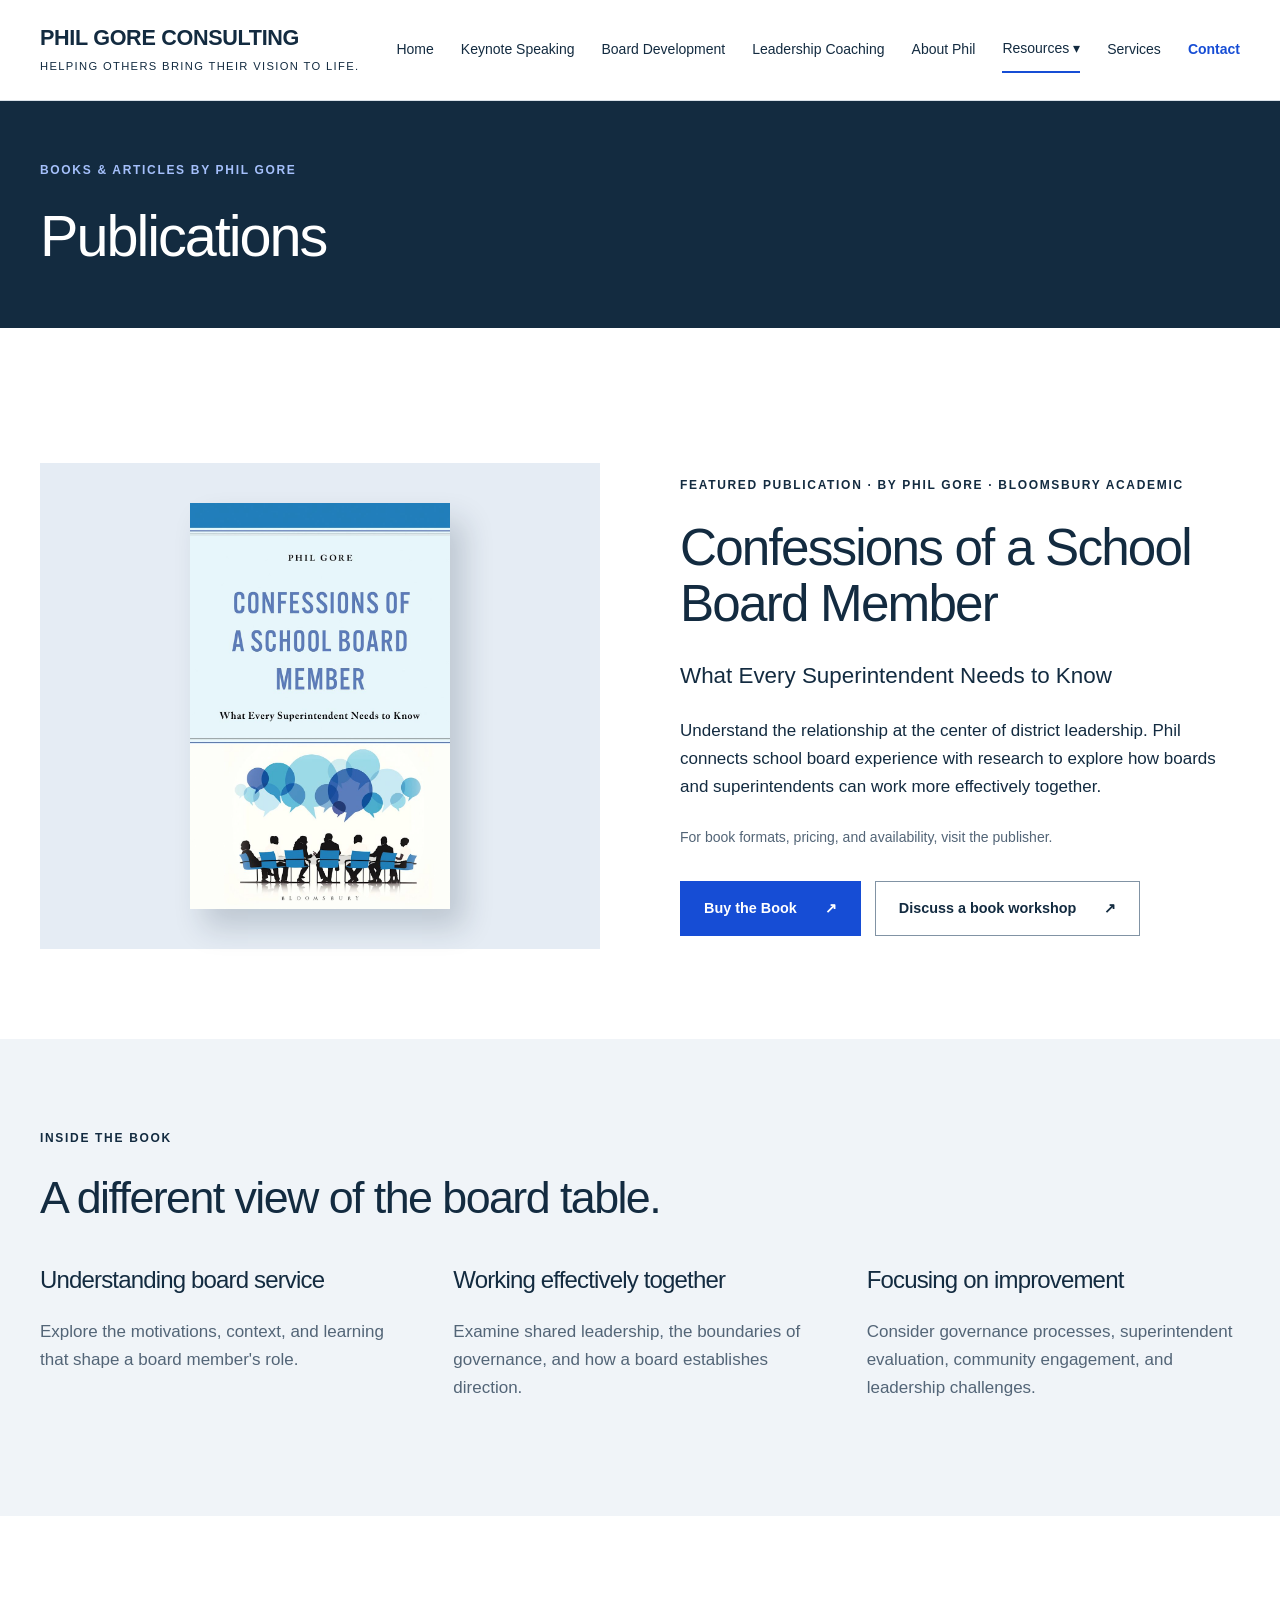
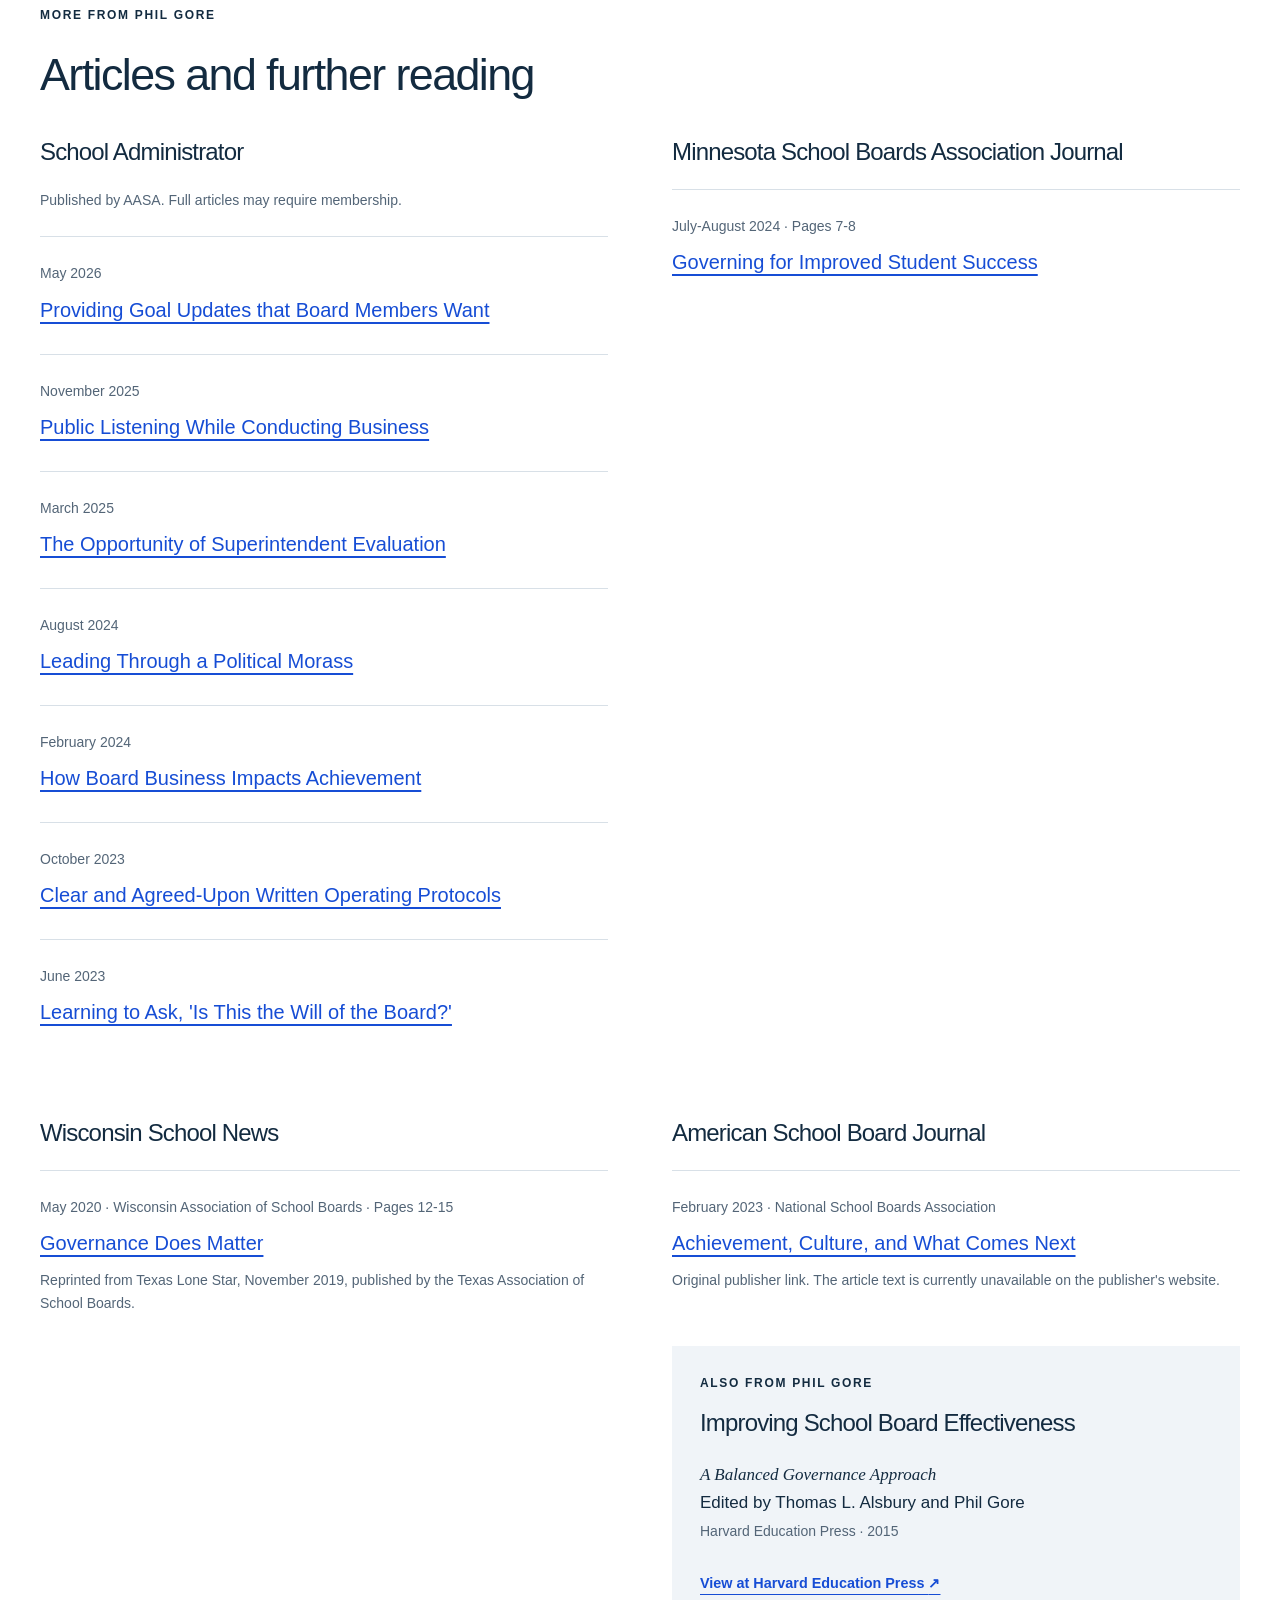
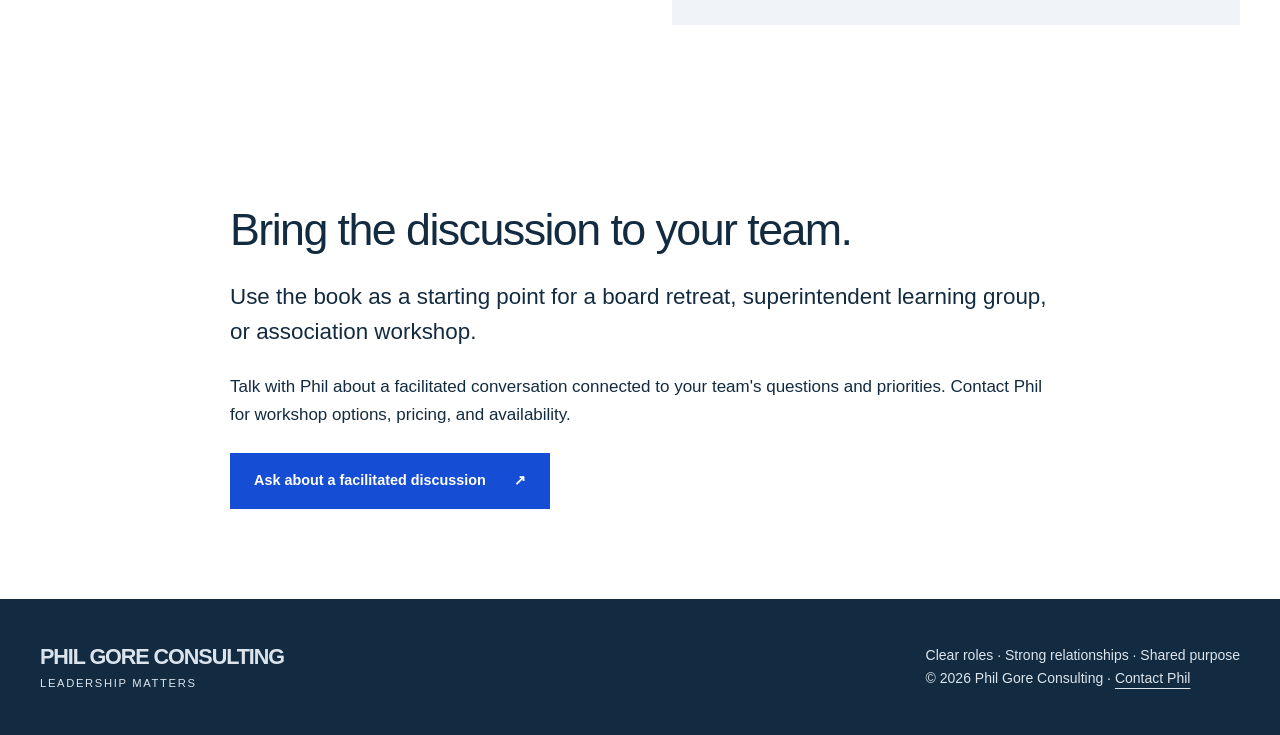
<file: book/index.html>
<!DOCTYPE html><html lang="en"><head><meta charset="utf-8"><meta name="viewport" content="width=device-width,initial-scale=1"><title>School Board Books and Publications | Phil Gore Consulting</title><meta name="description" content="Explore Confessions of a School Board Member, articles by Phil Gore, and Improving School Board Effectiveness."><link rel="canonical" href="https://philgore.net/book/"><meta name="robots" content="index, follow, max-image-preview:large"><script type="application/ld+json">{"@context":"https://schema.org","@graph":[{"@type":"Person","@id":"https://philgore.net/#phil-gore","name":"Phil Gore","honorificSuffix":"PhD","url":"https://philgore.net/about/","image":"https://philgore.net/assets/phil-about.jpg","sameAs":["https://www.linkedin.com/in/phil-gore-phd-64459114"]},{"@type":"Organization","@id":"https://philgore.net/#consulting","name":"Phil Gore Consulting","url":"https://philgore.net/"},{"@type":"WebSite","@id":"https://philgore.net/#website","name":"Phil Gore Consulting","url":"https://philgore.net/","publisher":{"@id":"https://philgore.net/#consulting"},"inLanguage":"en-US"},{"@type":"WebPage","@id":"https://philgore.net/book/#webpage","url":"https://philgore.net/book/","name":"School Board Books and Publications | Phil Gore Consulting","description":"Explore Confessions of a School Board Member, articles by Phil Gore, and Improving School Board Effectiveness.","isPartOf":{"@id":"https://philgore.net/#website"},"inLanguage":"en-US"}]}</script><meta property="og:url" content="https://philgore.net/book/"><meta property="og:site_name" content="Phil Gore Consulting"><meta property="og:locale" content="en_US"><meta name="twitter:title" content="School Board Books and Publications | Phil Gore Consulting"><meta name="twitter:description" content="Explore Confessions of a School Board Member, articles by Phil Gore, and Improving School Board Effectiveness."><meta name="twitter:image:alt" content="Phil Gore"><meta property="og:title" content="School Board Books and Publications | Phil Gore Consulting"><meta property="og:description" content="Explore Confessions of a School Board Member, articles by Phil Gore, and Improving School Board Effectiveness."><meta property="og:type" content="website"><meta property="og:image" content="https://philgore.net/assets/phil-about.jpg"><meta property="og:image:alt" content="Phil Gore"><meta name="twitter:card" content="summary_large_image"><meta name="twitter:image" content="https://philgore.net/assets/phil-about.jpg"><meta name="theme-color" content="#132b40"><link rel="icon" type="image/svg+xml" href="/favicon-pg.svg"><link rel="stylesheet" href="/_astro/Base.B_Kn-ehx.css"><style>.publication-columns[data-astro-cid-llgjfdv7]{grid-template-columns:1fr 1fr;gap:64px;margin-top:40px;display:grid}.publication-list[data-astro-cid-llgjfdv7]{margin:0;padding:0;list-style:none}.publication-list[data-astro-cid-llgjfdv7] li[data-astro-cid-llgjfdv7]{border-top:1px solid var(--line);padding:22px 0}.publication-list[data-astro-cid-llgjfdv7] a[data-astro-cid-llgjfdv7]{color:var(--blue);text-underline-offset:5px;margin:8px 0;font-size:1.25rem;line-height:1.4;display:block}.publication-list[data-astro-cid-llgjfdv7] p[data-astro-cid-llgjfdv7]{margin:12px 0 0}.further-book[data-astro-cid-llgjfdv7]{background:var(--wash);margin-top:32px;padding:28px}.further-book[data-astro-cid-llgjfdv7] .eyebrow[data-astro-cid-llgjfdv7]{margin-bottom:16px}@media (width<=700px){.publication-columns[data-astro-cid-llgjfdv7]{grid-template-columns:1fr;gap:40px}}
</style></head><body><a class="skip" href="#main">Skip to content</a><header class="header" data-astro-cid-nen7h5rs><div class="wrap header-inner" data-astro-cid-nen7h5rs><a class="brand" href="/" data-astro-cid-nen7h5rs>PHIL GORE CONSULTING<small data-astro-cid-nen7h5rs>Helping others bring their vision to life.</small></a><button class="menu-button" aria-controls="navigation" aria-expanded="false" data-astro-cid-nen7h5rs>Menu</button><nav id="navigation" aria-label="Main navigation" data-astro-cid-nen7h5rs><a href="/" data-astro-cid-nen7h5rs>Home</a><a href="/events/" data-astro-cid-nen7h5rs>Keynote Speaking</a><a href="/board-development/" data-astro-cid-nen7h5rs>Board Development</a><a href="/executive-coaching/" data-astro-cid-nen7h5rs>Leadership Coaching</a><a href="/about/" data-astro-cid-nen7h5rs>About Phil</a><details class="resources-menu" data-astro-cid-nen7h5rs><summary data-current="true" data-astro-cid-nen7h5rs>Resources</summary><div class="resources-links" data-astro-cid-nen7h5rs><a href="/podcasts/" data-astro-cid-nen7h5rs>Podcasts</a><a href="/book/" aria-current="page" data-astro-cid-nen7h5rs>Publications</a><a href="/insights/" data-astro-cid-nen7h5rs>Insights</a></div></details><a href="/services/" data-astro-cid-nen7h5rs>Services</a><a href="/contact/" data-astro-cid-nen7h5rs>Contact</a></nav></div></header><script type="module">var e=document.querySelector(`.menu-button`);e?.addEventListener(`click`,()=>{let t=document.querySelector(`nav`)?.classList.toggle(`open`);e.setAttribute(`aria-expanded`,String(!!t)),e.textContent=t?`Close`:`Menu`});var t=document.querySelector(`.resources-menu`);document.addEventListener(`click`,e=>{t&&!t.contains(e.target)&&(t.open=!1)}),t?.addEventListener(`keydown`,e=>{e.key===`Escape`&&(t.open=!1,t.querySelector(`summary`)?.focus())});</script><main id="main"><section class="page-intro" data-astro-cid-llgjfdv7><div class="wrap" data-astro-cid-llgjfdv7><p class="eyebrow" data-astro-cid-llgjfdv7>Books & articles by Phil Gore</p><h1 data-astro-cid-llgjfdv7>Publications</h1></div></section><section class="section wrap split book-feature" data-astro-cid-llgjfdv7><div class="cover-area" data-astro-cid-llgjfdv7><img src="/assets/book.jpg" alt="Confessions of a School Board Member book cover" width="852" height="1331" data-astro-cid-llgjfdv7></div><div data-astro-cid-llgjfdv7><p class="eyebrow" data-astro-cid-llgjfdv7>Featured publication · By Phil Gore · Bloomsbury Academic</p><h2 class="book-title" data-astro-cid-llgjfdv7>Confessions of a School Board Member</h2><p class="large" data-astro-cid-llgjfdv7>What Every Superintendent Needs to Know</p><p>Understand the relationship at the center of district leadership. Phil connects school board experience with research to explore how boards and superintendents can work more effectively together.</p>
<p class="small" data-astro-cid-llgjfdv7>For book formats, pricing, and availability, visit the publisher.</p><div class="actions" data-astro-cid-llgjfdv7><a class="button " href="https://www.bloomsbury.com/us/search/?q=Phil%20Gore" data-astro-cid-llgjfdv7>Buy the Book <span aria-hidden="true" data-astro-cid-llgjfdv7>↗</span></a><a class="button secondary" href="/contact/?service=Book%20workshop" data-astro-cid-llgjfdv7>Discuss a book workshop <span aria-hidden="true" data-astro-cid-llgjfdv7>↗</span></a></div></div></section><section class="tinted section" data-astro-cid-llgjfdv7><div class="wrap" data-astro-cid-llgjfdv7><p class="eyebrow" data-astro-cid-llgjfdv7>Inside the book</p><h2 data-astro-cid-llgjfdv7>A different view of the board table.</h2><div class="three" data-astro-cid-llgjfdv7><article data-astro-cid-llgjfdv7><h3 data-astro-cid-llgjfdv7>Understanding board service</h3><p data-astro-cid-llgjfdv7>Explore the motivations, context, and learning that shape a board member's role.</p></article><article data-astro-cid-llgjfdv7><h3 data-astro-cid-llgjfdv7>Working effectively together</h3><p data-astro-cid-llgjfdv7>Examine shared leadership, the boundaries of governance, and how a board establishes direction.</p></article><article data-astro-cid-llgjfdv7><h3 data-astro-cid-llgjfdv7>Focusing on improvement</h3><p data-astro-cid-llgjfdv7>Consider governance processes, superintendent evaluation, community engagement, and leadership challenges.</p></article></div></div></section><section class="section wrap" aria-labelledby="more-publications" data-astro-cid-llgjfdv7><p class="eyebrow" data-astro-cid-llgjfdv7>More from Phil Gore</p><h2 id="more-publications" data-astro-cid-llgjfdv7>Articles and further reading</h2><div class="publication-columns" data-astro-cid-llgjfdv7><div data-astro-cid-llgjfdv7><h3 data-astro-cid-llgjfdv7>School Administrator</h3><p class="small" data-astro-cid-llgjfdv7>Published by AASA. Full articles may require membership.</p><ul class="publication-list" data-astro-cid-llgjfdv7><li data-astro-cid-llgjfdv7><span class="small" data-astro-cid-llgjfdv7>May 2026</span><a href="https://www.aasa.org/resources/resource/providing-goal-updates-that-board-members-want" data-astro-cid-llgjfdv7>Providing Goal Updates that Board Members Want</a></li><li data-astro-cid-llgjfdv7><span class="small" data-astro-cid-llgjfdv7>November 2025</span><a href="https://www.aasa.org/resources/resource/public-listening-while-conducting-business" data-astro-cid-llgjfdv7>Public Listening While Conducting Business</a></li><li data-astro-cid-llgjfdv7><span class="small" data-astro-cid-llgjfdv7>March 2025</span><a href="https://www.aasa.org/resources/resource/opportunity-superintendent-evaluation" data-astro-cid-llgjfdv7>The Opportunity of Superintendent Evaluation</a></li><li data-astro-cid-llgjfdv7><span class="small" data-astro-cid-llgjfdv7>August 2024</span><a href="https://www.aasa.org/resources/resource/leading-through-political-morass" data-astro-cid-llgjfdv7>Leading Through a Political Morass</a></li><li data-astro-cid-llgjfdv7><span class="small" data-astro-cid-llgjfdv7>February 2024</span><a href="https://www.aasa.org/resources/resource/board-business-impact-achievement" data-astro-cid-llgjfdv7>How Board Business Impacts Achievement</a></li><li data-astro-cid-llgjfdv7><span class="small" data-astro-cid-llgjfdv7>October 2023</span><a href="https://www.aasa.org/resources/resource/written-operating-protocols" data-astro-cid-llgjfdv7>Clear and Agreed-Upon Written Operating Protocols</a></li><li data-astro-cid-llgjfdv7><span class="small" data-astro-cid-llgjfdv7>June 2023</span><a href="https://www.aasa.org/resources/resource/learning-ask-will-board" data-astro-cid-llgjfdv7>Learning to Ask, 'Is This the Will of the Board?'</a></li></ul></div><div data-astro-cid-llgjfdv7><h3 data-astro-cid-llgjfdv7>Minnesota School Boards Association Journal</h3><ul class="publication-list" data-astro-cid-llgjfdv7><li data-astro-cid-llgjfdv7><span class="small" data-astro-cid-llgjfdv7>July-August 2024 · Pages 7-8</span><a href="https://mnmsba.org/wp-content/uploads/2024/07/JournalJulyAugust2024.pdf#page=7" data-astro-cid-llgjfdv7>Governing for Improved Student Success</a></li></ul></div><div data-astro-cid-llgjfdv7><h3 data-astro-cid-llgjfdv7>Wisconsin School News</h3><ul class="publication-list" data-astro-cid-llgjfdv7><li data-astro-cid-llgjfdv7><span class="small" data-astro-cid-llgjfdv7>May 2020 · Wisconsin Association of School Boards · Pages 12-15</span><a href="https://www.wasb.org/wp-content/uploads/2020/04/WASB_2020-05-may.pdf#page=14" data-astro-cid-llgjfdv7>Governance Does Matter</a><p class="small" data-astro-cid-llgjfdv7>Reprinted from Texas Lone Star, November 2019, published by the Texas Association of School Boards.</p></li></ul></div><div data-astro-cid-llgjfdv7><h3 data-astro-cid-llgjfdv7>American School Board Journal</h3><ul class="publication-list" data-astro-cid-llgjfdv7><li data-astro-cid-llgjfdv7><span class="small" data-astro-cid-llgjfdv7>February 2023 · National School Boards Association</span><a href="https://www.nsba.org/ASBJ/2023/february/achievement-culture-and-what-comes-next" data-astro-cid-llgjfdv7>Achievement, Culture, and What Comes Next</a><p class="small" data-astro-cid-llgjfdv7>Original publisher link. The article text is currently unavailable on the publisher's website.</p></li></ul><article class="further-book" data-astro-cid-llgjfdv7><p class="eyebrow" data-astro-cid-llgjfdv7>Also from Phil Gore</p><h3 data-astro-cid-llgjfdv7>Improving School Board Effectiveness</h3><p data-astro-cid-llgjfdv7><em data-astro-cid-llgjfdv7>A Balanced Governance Approach</em><br data-astro-cid-llgjfdv7>Edited by Thomas L. Alsbury and Phil Gore<br data-astro-cid-llgjfdv7><span class="small" data-astro-cid-llgjfdv7>Harvard Education Press · 2015</span></p><a class="textlink" href="https://hep.gse.harvard.edu/9781612508764/improving-school-board-effectiveness/" data-astro-cid-llgjfdv7>View at Harvard Education Press <span aria-hidden="true" data-astro-cid-llgjfdv7>↗</span></a></article></div></div></section><section class="wrap section narrow" data-astro-cid-llgjfdv7><h2 data-astro-cid-llgjfdv7>Bring the discussion to your team.</h2><p class="large" data-astro-cid-llgjfdv7>Use the book as a starting point for a board retreat, superintendent learning group, or association workshop.</p><p data-astro-cid-llgjfdv7>Talk with Phil about a facilitated conversation connected to your team's questions and priorities. Contact Phil for workshop options, pricing, and availability.</p><a class="button " href="/contact/?service=Book%20discussion" data-astro-cid-llgjfdv7>Ask about a facilitated discussion <span aria-hidden="true" data-astro-cid-llgjfdv7>↗</span></a></section></main><footer><div class="wrap"><a class="brand" href="/">PHIL GORE CONSULTING<small>LEADERSHIP MATTERS</small></a><p>Clear roles · Strong relationships · Shared purpose<br>© 2026 Phil Gore Consulting · <a href="/contact/">Contact Phil</a></p></div></footer></body></html>
</file>
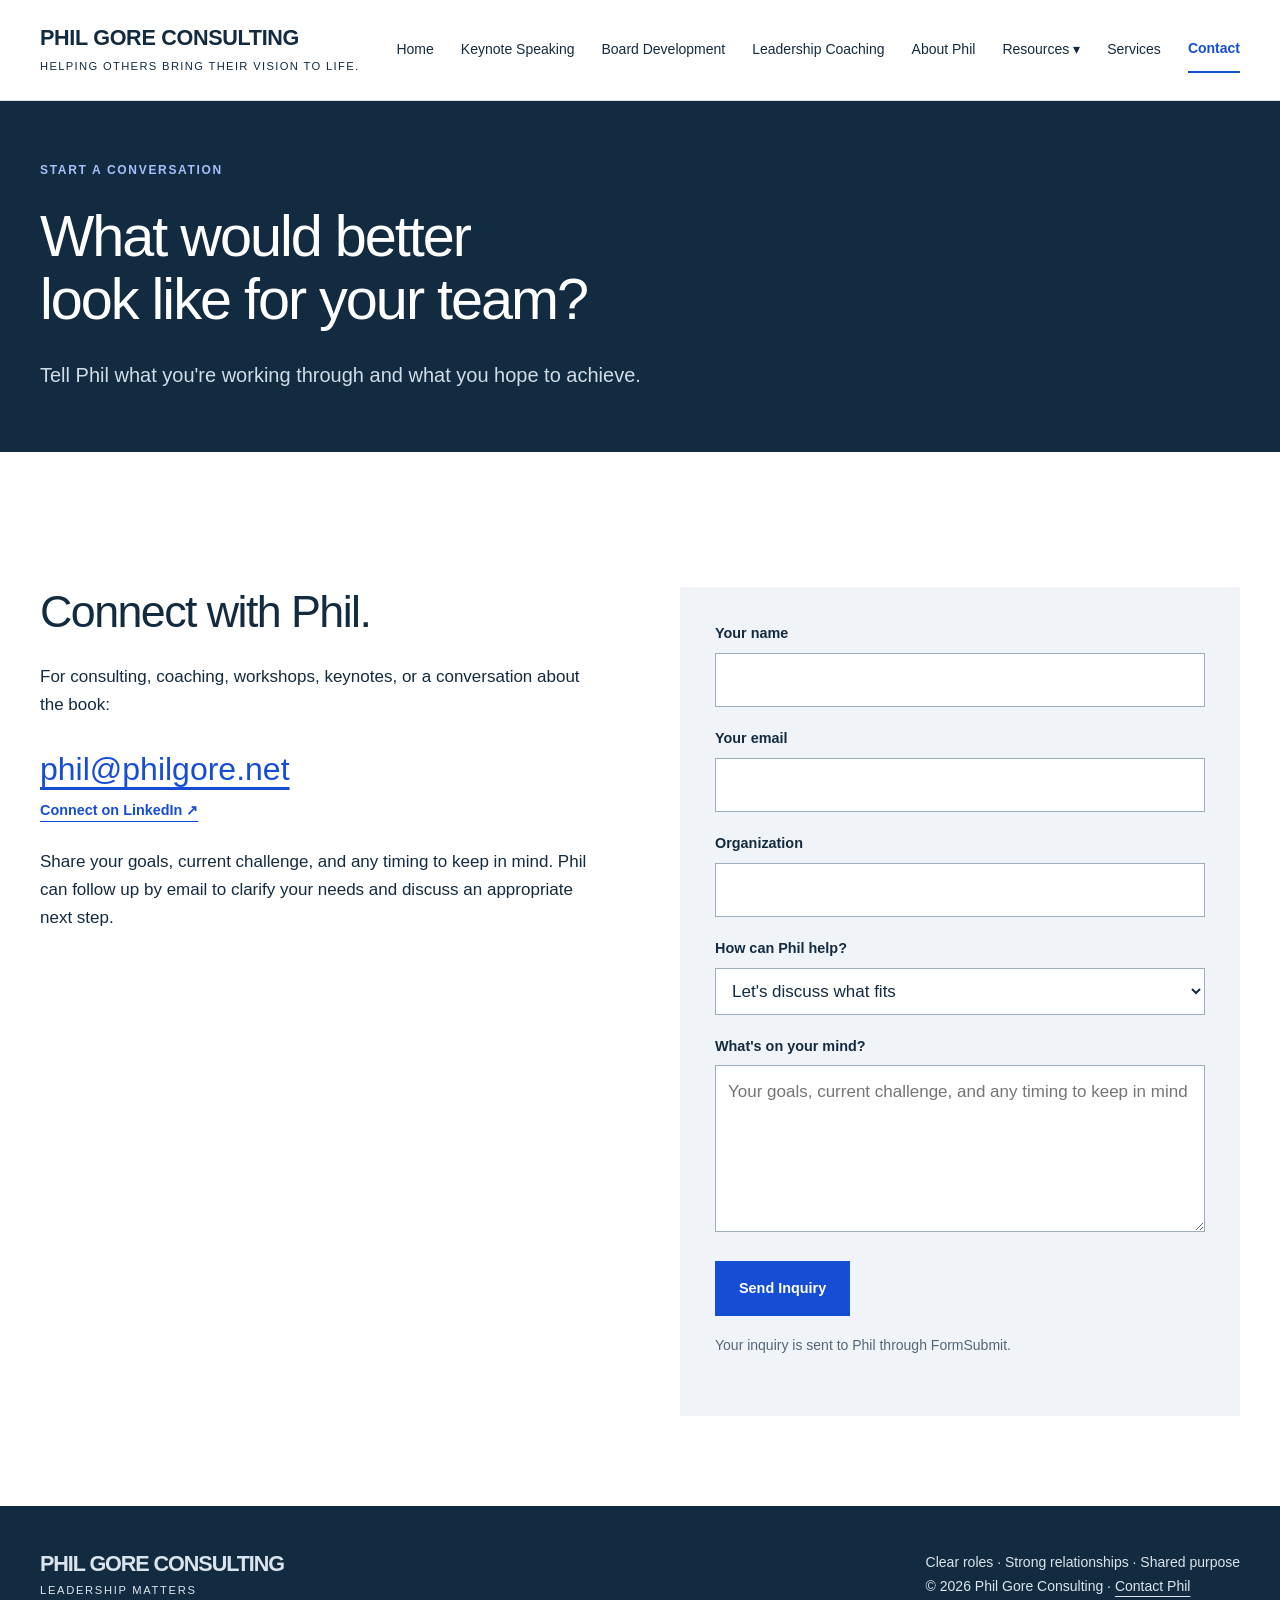
<file: contact/index.html>
<!DOCTYPE html><html lang="en"><head><meta charset="utf-8"><meta name="viewport" content="width=device-width,initial-scale=1"><title>Contact Phil Gore | Phil Gore Consulting</title><meta name="description" content="Start a conversation with Phil Gore about governance consulting, coaching, strategic planning or a speaking engagement."><link rel="canonical" href="https://philgore.net/contact/"><meta name="robots" content="index, follow, max-image-preview:large"><script type="application/ld+json">{"@context":"https://schema.org","@graph":[{"@type":"Person","@id":"https://philgore.net/#phil-gore","name":"Phil Gore","honorificSuffix":"PhD","url":"https://philgore.net/about/","image":"https://philgore.net/assets/phil-about.jpg","sameAs":["https://www.linkedin.com/in/phil-gore-phd-64459114"]},{"@type":"Organization","@id":"https://philgore.net/#consulting","name":"Phil Gore Consulting","url":"https://philgore.net/"},{"@type":"WebSite","@id":"https://philgore.net/#website","name":"Phil Gore Consulting","url":"https://philgore.net/","publisher":{"@id":"https://philgore.net/#consulting"},"inLanguage":"en-US"},{"@type":"WebPage","@id":"https://philgore.net/contact/#webpage","url":"https://philgore.net/contact/","name":"Contact Phil Gore | Phil Gore Consulting","description":"Start a conversation with Phil Gore about governance consulting, coaching, strategic planning or a speaking engagement.","isPartOf":{"@id":"https://philgore.net/#website"},"inLanguage":"en-US"}]}</script><meta property="og:url" content="https://philgore.net/contact/"><meta property="og:site_name" content="Phil Gore Consulting"><meta property="og:locale" content="en_US"><meta name="twitter:title" content="Contact Phil Gore | Phil Gore Consulting"><meta name="twitter:description" content="Start a conversation with Phil Gore about governance consulting, coaching, strategic planning or a speaking engagement."><meta name="twitter:image:alt" content="Phil Gore"><meta property="og:title" content="Contact Phil Gore | Phil Gore Consulting"><meta property="og:description" content="Start a conversation with Phil Gore about governance consulting, coaching, strategic planning or a speaking engagement."><meta property="og:type" content="website"><meta property="og:image" content="https://philgore.net/assets/phil-about.jpg"><meta property="og:image:alt" content="Phil Gore"><meta name="twitter:card" content="summary_large_image"><meta name="twitter:image" content="https://philgore.net/assets/phil-about.jpg"><meta name="theme-color" content="#132b40"><link rel="icon" type="image/svg+xml" href="/favicon-pg.svg"><link rel="stylesheet" href="/_astro/Base.B_Kn-ehx.css"></head><body><a class="skip" href="#main">Skip to content</a><header class="header" data-astro-cid-nen7h5rs><div class="wrap header-inner" data-astro-cid-nen7h5rs><a class="brand" href="/" data-astro-cid-nen7h5rs>PHIL GORE CONSULTING<small data-astro-cid-nen7h5rs>Helping others bring their vision to life.</small></a><button class="menu-button" aria-controls="navigation" aria-expanded="false" data-astro-cid-nen7h5rs>Menu</button><nav id="navigation" aria-label="Main navigation" data-astro-cid-nen7h5rs><a href="/" data-astro-cid-nen7h5rs>Home</a><a href="/events/" data-astro-cid-nen7h5rs>Keynote Speaking</a><a href="/board-development/" data-astro-cid-nen7h5rs>Board Development</a><a href="/executive-coaching/" data-astro-cid-nen7h5rs>Leadership Coaching</a><a href="/about/" data-astro-cid-nen7h5rs>About Phil</a><details class="resources-menu" data-astro-cid-nen7h5rs><summary data-astro-cid-nen7h5rs>Resources</summary><div class="resources-links" data-astro-cid-nen7h5rs><a href="/podcasts/" data-astro-cid-nen7h5rs>Podcasts</a><a href="/book/" data-astro-cid-nen7h5rs>Publications</a><a href="/insights/" data-astro-cid-nen7h5rs>Insights</a></div></details><a href="/services/" data-astro-cid-nen7h5rs>Services</a><a href="/contact/" aria-current="page" data-astro-cid-nen7h5rs>Contact</a></nav></div></header><script type="module">var e=document.querySelector(`.menu-button`);e?.addEventListener(`click`,()=>{let t=document.querySelector(`nav`)?.classList.toggle(`open`);e.setAttribute(`aria-expanded`,String(!!t)),e.textContent=t?`Close`:`Menu`});var t=document.querySelector(`.resources-menu`);document.addEventListener(`click`,e=>{t&&!t.contains(e.target)&&(t.open=!1)}),t?.addEventListener(`keydown`,e=>{e.key===`Escape`&&(t.open=!1,t.querySelector(`summary`)?.focus())});</script><main id="main"><section class="page-intro"><div class="wrap"><p class="eyebrow">Start a conversation</p><h1>What would better<br>look like for your team?</h1><p class="lead">Tell Phil what you're working through and what you hope to achieve.</p></div></section><section class="wrap split section contact-grid"><div><h2>Connect with Phil.</h2><p>For consulting, coaching, workshops, keynotes, or a conversation about the book:</p><a class="email" href="mailto:phil@philgore.net">phil@philgore.net</a><p><a class="textlink" href="https://www.linkedin.com/in/phil-gore-phd-64459114">Connect on LinkedIn ↗</a></p><p>Share your goals, current challenge, and any timing to keep in mind. Phil can follow up by email to clarify your needs and discuss an appropriate next step.</p></div><form id="inquiry" action="https://formsubmit.co/phil@philgore.net" method="POST"><input type="hidden" name="_subject" value="Phil Gore Consulting: Website inquiry"><input type="hidden" name="_url" value="https://philgore.net/contact/"><div hidden><label for="website">Leave this field empty</label><input id="website" name="_honey" tabindex="-1" autocomplete="off"></div><label for="name">Your name</label><input id="name" name="name" autocomplete="name" required maxlength="150"><label for="email">Your email</label><input id="email" name="email" type="email" autocomplete="email" required maxlength="254"><label for="organization">Organization</label><input id="organization" name="organization" autocomplete="organization" maxlength="200"><label for="service">How can Phil help?</label><select id="service" name="service"><option>Let's discuss what fits</option><option>Board-superintendent governance</option><option>Executive &amp; board coaching</option><option>Strategic planning</option><option>Community engagement</option><option>Trust-building</option><option>Superintendent evaluation</option><option>Workshops &amp; keynotes</option><option>Book discussion</option><option>New Superintendent Success Package</option></select><label for="message">What's on your mind?</label><textarea id="message" name="message" rows="5" required maxlength="3000" placeholder="Your goals, current challenge, and any timing to keep in mind">
</textarea><button class="button" type="submit">Send Inquiry</button><p class="small">Your inquiry is sent to Phil through FormSubmit.</p><p id="form-status" role="status"></p></form></section></main><footer><div class="wrap"><a class="brand" href="/">PHIL GORE CONSULTING<small>LEADERSHIP MATTERS</small></a><p>Clear roles · Strong relationships · Shared purpose<br>© 2026 Phil Gore Consulting · <a href="/contact/">Contact Phil</a></p></div></footer></body></html><script type="module">var e=document.querySelector(`#inquiry`);if(e){let t=t=>e.elements.namedItem(t),n=new URLSearchParams(location.search).get(`service`),r=t(`service`),i=n?{"Leadership Coaching":`Executive & board coaching`,"Speaking or workshop":`Workshops & keynotes`,"Book workshop":`Book discussion`}[n]||n:``;Array.from(r.options).some(e=>e.value===i)&&(r.value=i),e.addEventListener(`submit`,async t=>{if(t.preventDefault(),!e.reportValidity())return;let n=document.querySelector(`#form-status`),r=e.querySelector(`button[type="submit"]`);r.disabled=!0,r.textContent=`Sending...`,e.setAttribute(`aria-busy`,`true`),n.textContent=`Sending your inquiry...`;try{let t=await fetch(`https://formsubmit.co/ajax/phil@philgore.net`,{method:`POST`,headers:{Accept:`application/json`,"Content-Type":`application/json`},body:JSON.stringify(Object.fromEntries(new FormData(e))),signal:AbortSignal.timeout(2e4)}),r=await t.json();if(!t.ok||r.success!==!0&&r.success!==`true`||/activat|confirm your email/i.test(r.message||``))throw Error(`Submission not accepted`);e.reset(),n.textContent=`Thank you. Your inquiry has been sent to Phil.`}catch{n.textContent=`Your inquiry could not be confirmed. Your entries are still here. Please try again or email phil@philgore.net directly.`}finally{r.disabled=!1,r.textContent=`Send Inquiry`,e.removeAttribute(`aria-busy`)}})}</script>
</file>
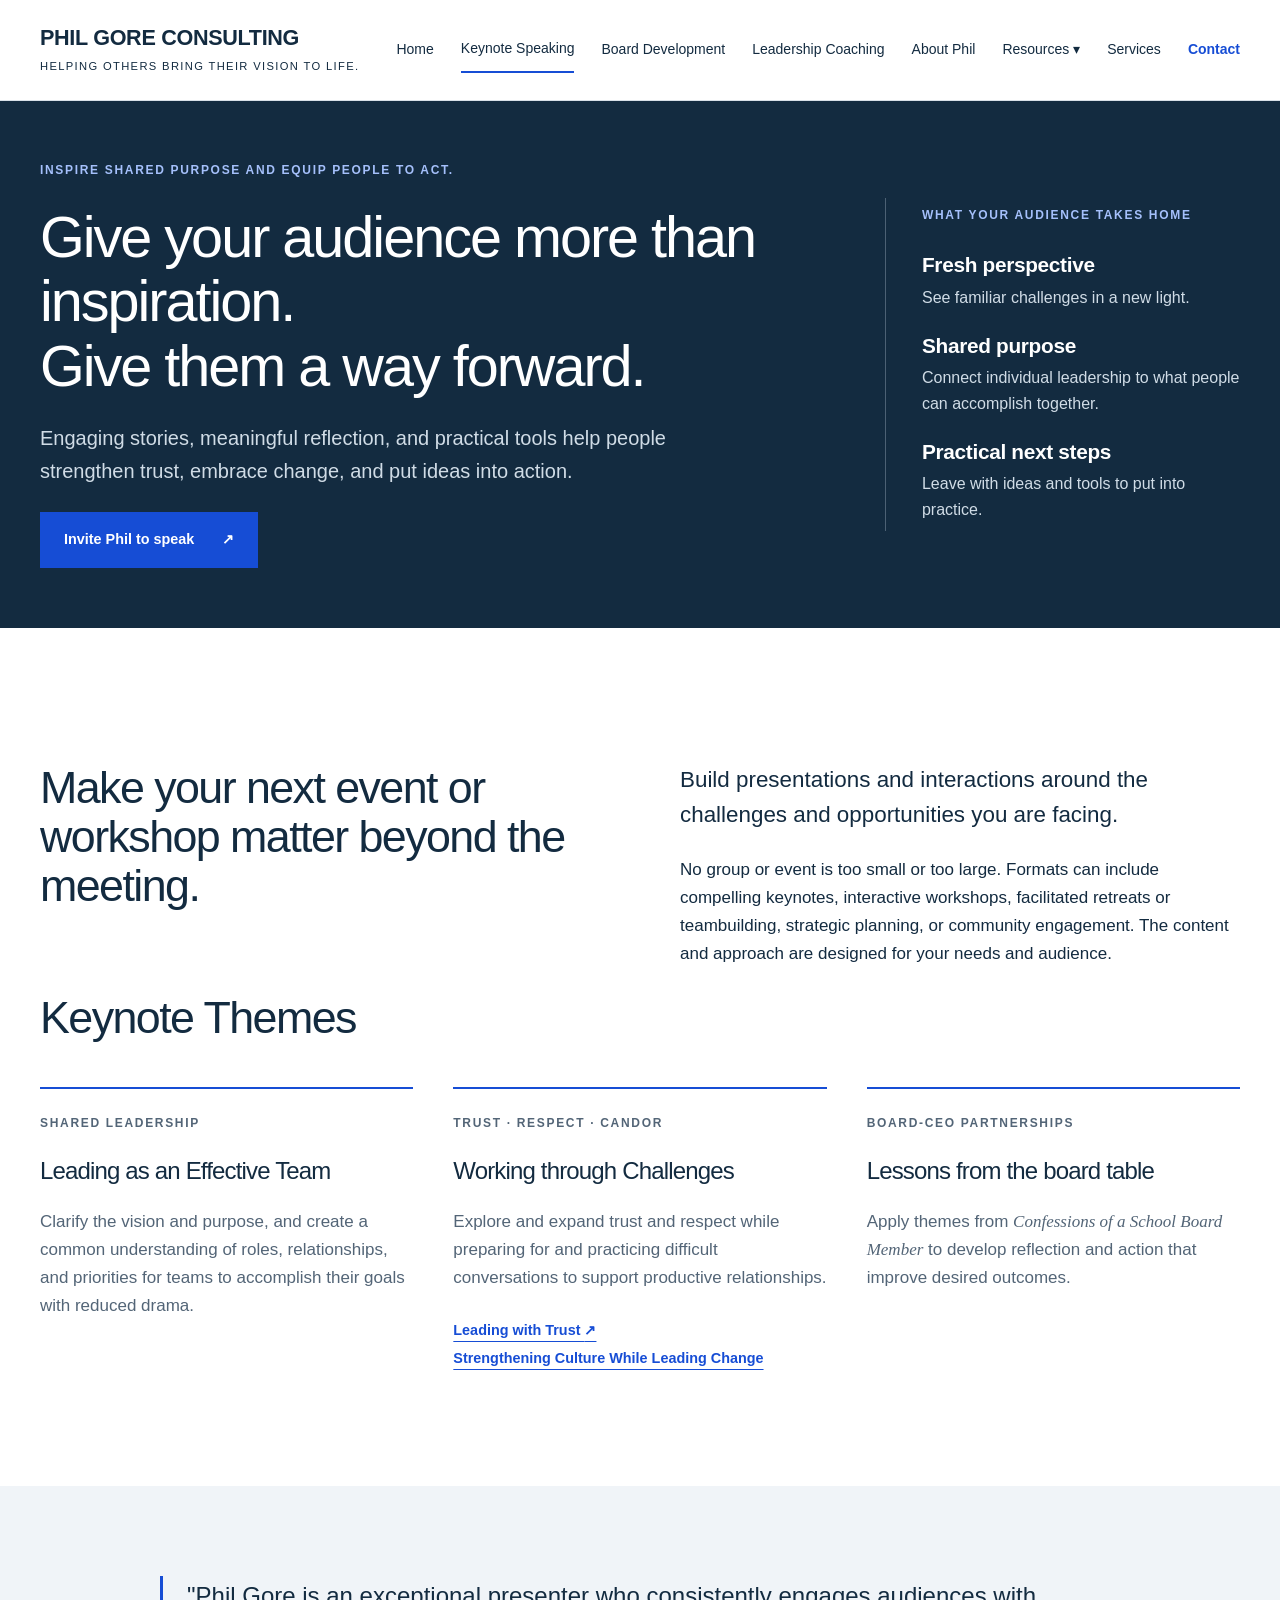
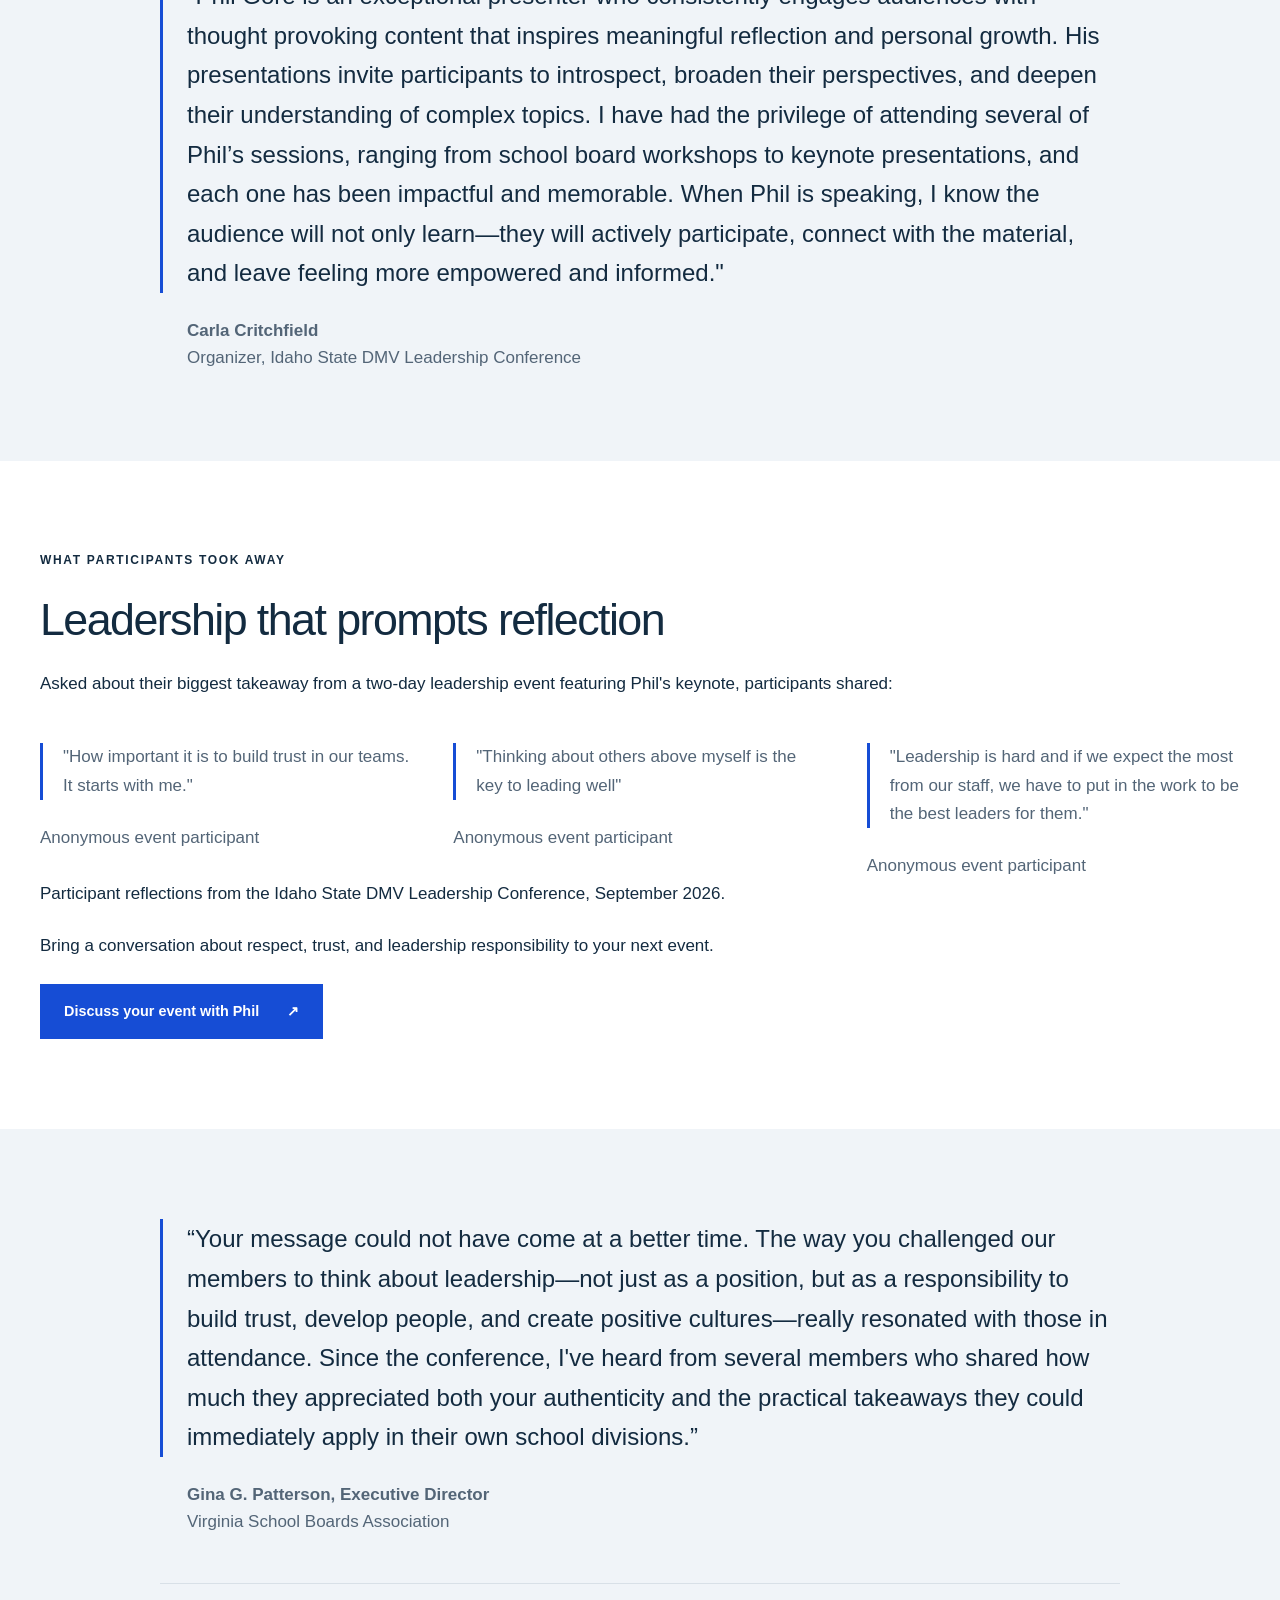
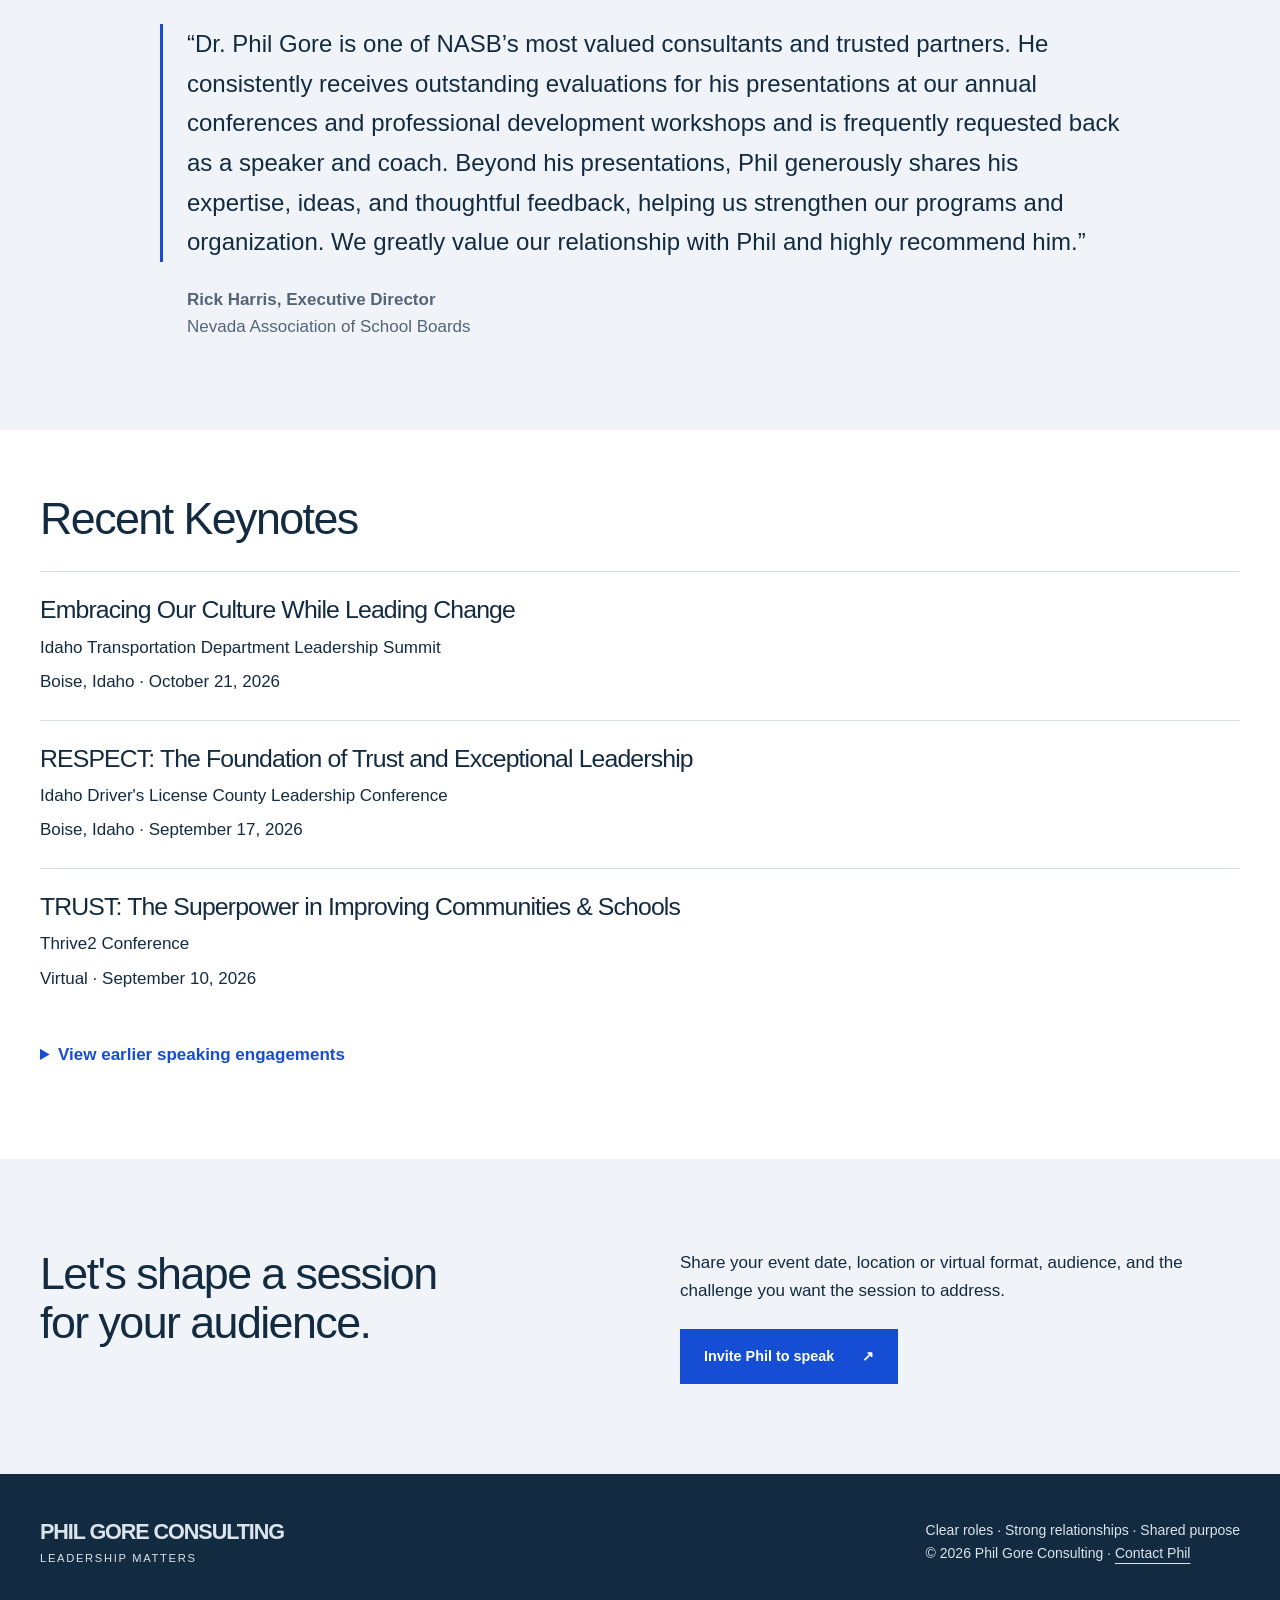
<file: events/index.html>
<!DOCTYPE html><html lang="en"><head><meta charset="utf-8"><meta name="viewport" content="width=device-width,initial-scale=1"><title>Leadership Keynotes and Governance Workshops | Phil Gore Consulting</title><meta name="description" content="Invite Phil Gore for a board retreat, governance workshop, keynote or association learning session."><link rel="canonical" href="https://philgore.net/events/"><meta name="robots" content="index, follow, max-image-preview:large"><script type="application/ld+json">{"@context":"https://schema.org","@graph":[{"@type":"Person","@id":"https://philgore.net/#phil-gore","name":"Phil Gore","honorificSuffix":"PhD","url":"https://philgore.net/about/","image":"https://philgore.net/assets/phil-about.jpg","sameAs":["https://www.linkedin.com/in/phil-gore-phd-64459114"]},{"@type":"Organization","@id":"https://philgore.net/#consulting","name":"Phil Gore Consulting","url":"https://philgore.net/"},{"@type":"WebSite","@id":"https://philgore.net/#website","name":"Phil Gore Consulting","url":"https://philgore.net/","publisher":{"@id":"https://philgore.net/#consulting"},"inLanguage":"en-US"},{"@type":"WebPage","@id":"https://philgore.net/events/#webpage","url":"https://philgore.net/events/","name":"Leadership Keynotes and Governance Workshops | Phil Gore Consulting","description":"Invite Phil Gore for a board retreat, governance workshop, keynote or association learning session.","isPartOf":{"@id":"https://philgore.net/#website"},"inLanguage":"en-US"}]}</script><meta property="og:url" content="https://philgore.net/events/"><meta property="og:site_name" content="Phil Gore Consulting"><meta property="og:locale" content="en_US"><meta name="twitter:title" content="Leadership Keynotes and Governance Workshops | Phil Gore Consulting"><meta name="twitter:description" content="Invite Phil Gore for a board retreat, governance workshop, keynote or association learning session."><meta name="twitter:image:alt" content="Phil Gore"><meta property="og:title" content="Leadership Keynotes and Governance Workshops | Phil Gore Consulting"><meta property="og:description" content="Invite Phil Gore for a board retreat, governance workshop, keynote or association learning session."><meta property="og:type" content="website"><meta property="og:image" content="https://philgore.net/assets/phil-about.jpg"><meta property="og:image:alt" content="Phil Gore"><meta name="twitter:card" content="summary_large_image"><meta name="twitter:image" content="https://philgore.net/assets/phil-about.jpg"><meta name="theme-color" content="#132b40"><link rel="icon" type="image/svg+xml" href="/favicon-pg.svg"><link rel="stylesheet" href="/_astro/Base.B_Kn-ehx.css"><style>.keynote-hero-grid[data-astro-cid-pbeyvqpm]{grid-template-columns:minmax(0,2fr) minmax(0,.9fr);align-items:center;gap:56px;display:grid}.keynote-takeaways[data-astro-cid-pbeyvqpm]{border-left:1px solid #4c6174;padding:8px 0 8px 36px}.keynote-takeaways[data-astro-cid-pbeyvqpm] .eyebrow[data-astro-cid-pbeyvqpm]{margin:0 0 28px}.keynote-takeaways[data-astro-cid-pbeyvqpm] h2[data-astro-cid-pbeyvqpm]{letter-spacing:-.015em;margin-bottom:8px;font-size:1.3rem;font-weight:600}.keynote-takeaways[data-astro-cid-pbeyvqpm] p[data-astro-cid-pbeyvqpm]:not(.eyebrow){color:#d0dce6;margin-bottom:24px;font-size:1rem;line-height:1.6}.keynote-takeaways[data-astro-cid-pbeyvqpm]>div[data-astro-cid-pbeyvqpm]:last-child p[data-astro-cid-pbeyvqpm]{margin-bottom:0}@media (width<=900px){.keynote-hero-grid[data-astro-cid-pbeyvqpm]{grid-template-columns:minmax(0,1fr);gap:36px}.keynote-takeaways[data-astro-cid-pbeyvqpm]{border-top:1px solid #4c6174;border-left:0;padding:28px 0 0}}.attendee-feedback[data-astro-cid-pbeyvqpm] figure[data-astro-cid-pbeyvqpm]{margin:0}.attendee-feedback[data-astro-cid-pbeyvqpm] blockquote[data-astro-cid-pbeyvqpm]{border-left:3px solid var(--blue);margin:0 0 16px;padding-left:20px}.attendee-feedback[data-astro-cid-pbeyvqpm] figcaption[data-astro-cid-pbeyvqpm]{color:var(--muted)}.keynote-history[data-astro-cid-pbeyvqpm]{padding-top:0}.earlier-keynotes[data-astro-cid-pbeyvqpm]{margin-top:24px}.earlier-keynotes[data-astro-cid-pbeyvqpm] summary[data-astro-cid-pbeyvqpm]{cursor:pointer;color:var(--blue);font-weight:600}.keynote-endorsement[data-astro-cid-pbeyvqpm]{max-width:960px;margin:0 auto}.keynote-endorsement[data-astro-cid-pbeyvqpm]+.keynote-endorsement[data-astro-cid-pbeyvqpm]{border-top:1px solid var(--line);margin-top:48px;padding-top:40px}.keynote-endorsement[data-astro-cid-pbeyvqpm] blockquote[data-astro-cid-pbeyvqpm]{border-left:3px solid var(--blue);margin:0;padding-left:24px}.keynote-endorsement[data-astro-cid-pbeyvqpm] blockquote[data-astro-cid-pbeyvqpm] p[data-astro-cid-pbeyvqpm]{font-size:clamp(1.15rem,2.5vw,1.5rem);line-height:1.65}.keynote-endorsement[data-astro-cid-pbeyvqpm] figcaption[data-astro-cid-pbeyvqpm]{color:var(--muted);margin-top:24px;padding-left:27px;line-height:1.6}.endorsement-section[data-astro-cid-pbeyvqpm]+.keynote-history[data-astro-cid-pbeyvqpm]{padding-top:64px}.keynote-list[data-astro-cid-pbeyvqpm]{margin:28px 0 0;padding:0;list-style:none}.keynote-list[data-astro-cid-pbeyvqpm] li[data-astro-cid-pbeyvqpm]{border-top:1px solid var(--line);padding:24px 0}.keynote-list[data-astro-cid-pbeyvqpm] h3[data-astro-cid-pbeyvqpm]{margin-bottom:10px;font-size:clamp(1.2rem,3vw,1.55rem)}.keynote-list[data-astro-cid-pbeyvqpm] p[data-astro-cid-pbeyvqpm]{margin:6px 0 0}
</style></head><body><a class="skip" href="#main">Skip to content</a><header class="header" data-astro-cid-nen7h5rs><div class="wrap header-inner" data-astro-cid-nen7h5rs><a class="brand" href="/" data-astro-cid-nen7h5rs>PHIL GORE CONSULTING<small data-astro-cid-nen7h5rs>Helping others bring their vision to life.</small></a><button class="menu-button" aria-controls="navigation" aria-expanded="false" data-astro-cid-nen7h5rs>Menu</button><nav id="navigation" aria-label="Main navigation" data-astro-cid-nen7h5rs><a href="/" data-astro-cid-nen7h5rs>Home</a><a href="/events/" aria-current="page" data-astro-cid-nen7h5rs>Keynote Speaking</a><a href="/board-development/" data-astro-cid-nen7h5rs>Board Development</a><a href="/executive-coaching/" data-astro-cid-nen7h5rs>Leadership Coaching</a><a href="/about/" data-astro-cid-nen7h5rs>About Phil</a><details class="resources-menu" data-astro-cid-nen7h5rs><summary data-astro-cid-nen7h5rs>Resources</summary><div class="resources-links" data-astro-cid-nen7h5rs><a href="/podcasts/" data-astro-cid-nen7h5rs>Podcasts</a><a href="/book/" data-astro-cid-nen7h5rs>Publications</a><a href="/insights/" data-astro-cid-nen7h5rs>Insights</a></div></details><a href="/services/" data-astro-cid-nen7h5rs>Services</a><a href="/contact/" data-astro-cid-nen7h5rs>Contact</a></nav></div></header><script type="module">var e=document.querySelector(`.menu-button`);e?.addEventListener(`click`,()=>{let t=document.querySelector(`nav`)?.classList.toggle(`open`);e.setAttribute(`aria-expanded`,String(!!t)),e.textContent=t?`Close`:`Menu`});var t=document.querySelector(`.resources-menu`);document.addEventListener(`click`,e=>{t&&!t.contains(e.target)&&(t.open=!1)}),t?.addEventListener(`keydown`,e=>{e.key===`Escape`&&(t.open=!1,t.querySelector(`summary`)?.focus())});</script><main id="main"><section class="page-intro leadership-hero" data-astro-cid-pbeyvqpm><div class="wrap keynote-hero-grid" data-astro-cid-pbeyvqpm><div class="leadership-intro" data-astro-cid-pbeyvqpm><p class="eyebrow" data-astro-cid-pbeyvqpm>Inspire shared purpose and equip people to act.</p><h1 class="leadership-heading" data-astro-cid-pbeyvqpm>Give your audience more than inspiration.<br data-astro-cid-pbeyvqpm>Give them a way forward.</h1><p class="lead" data-astro-cid-pbeyvqpm>Engaging stories, meaningful reflection, and practical tools help people strengthen trust, embrace change, and put ideas into action.</p><a class="button" href="/contact/?service=Speaking%20or%20workshop" data-astro-cid-pbeyvqpm>Invite Phil to speak <span aria-hidden="true" data-astro-cid-pbeyvqpm>↗</span></a></div><aside class="keynote-takeaways" aria-labelledby="audience-takeaways" data-astro-cid-pbeyvqpm><p class="eyebrow" id="audience-takeaways" data-astro-cid-pbeyvqpm>What your audience takes home</p><div data-astro-cid-pbeyvqpm><h2 data-astro-cid-pbeyvqpm>Fresh perspective</h2><p data-astro-cid-pbeyvqpm>See familiar challenges in a new light.</p></div><div data-astro-cid-pbeyvqpm><h2 data-astro-cid-pbeyvqpm>Shared purpose</h2><p data-astro-cid-pbeyvqpm>Connect individual leadership to what people can accomplish together.</p></div><div data-astro-cid-pbeyvqpm><h2 data-astro-cid-pbeyvqpm>Practical next steps</h2><p data-astro-cid-pbeyvqpm>Leave with ideas and tools to put into practice.</p></div></aside></div></section><section class="section wrap" data-astro-cid-pbeyvqpm><div class="split" data-astro-cid-pbeyvqpm><h2 data-astro-cid-pbeyvqpm>Make your next event or workshop matter beyond the meeting.</h2><div data-astro-cid-pbeyvqpm><p class="large" data-astro-cid-pbeyvqpm>Build presentations and interactions around the challenges and opportunities you are facing.</p><p data-astro-cid-pbeyvqpm>No group or event is too small or too large. Formats can include compelling keynotes, interactive workshops, facilitated retreats or teambuilding, strategic planning, or community engagement. The content and approach are designed for your needs and audience.</p></div></div><h2 id="keynote-themes" data-astro-cid-pbeyvqpm>Keynote Themes</h2><div class="three topic-grid" aria-labelledby="keynote-themes" data-astro-cid-pbeyvqpm><article data-astro-cid-pbeyvqpm><p class="eyebrow" data-astro-cid-pbeyvqpm>SHARED LEADERSHIP</p><h3 data-astro-cid-pbeyvqpm>Leading as an Effective Team</h3><p data-astro-cid-pbeyvqpm>Clarify the vision and purpose, and create a common understanding of roles, relationships, and priorities for teams to accomplish their goals with reduced drama.</p></article><article data-astro-cid-pbeyvqpm><p class="eyebrow" data-astro-cid-pbeyvqpm>TRUST · RESPECT · CANDOR</p><h3 id="trust-and-relationships" data-astro-cid-pbeyvqpm>Working through Challenges</h3><p data-astro-cid-pbeyvqpm>Explore and expand trust and respect while preparing for and practicing difficult conversations to support productive relationships.</p><a class="textlink" href="https://wasb.org/wp-content/uploads/2025/08/WASB_2025-09-SEP.pdf#page=6" data-astro-cid-pbeyvqpm>Leading with Trust <span aria-hidden="true" data-astro-cid-pbeyvqpm>↗</span></a><p data-astro-cid-pbeyvqpm><a class="textlink" href="/insights/lead-change/" data-astro-cid-pbeyvqpm>Strengthening Culture While Leading Change</a></p></article><article data-astro-cid-pbeyvqpm><p class="eyebrow" data-astro-cid-pbeyvqpm>BOARD-CEO PARTNERSHIPS</p><h3 data-astro-cid-pbeyvqpm>Lessons from the board table</h3><p data-astro-cid-pbeyvqpm>Apply themes from <em data-astro-cid-pbeyvqpm>Confessions of a School Board Member</em> to develop reflection and action that improve desired outcomes.</p></article></div></section><section class="tinted section endorsement-section" aria-label="Carla Critchfield keynote endorsement" id="carla-critchfield-testimonial" data-astro-cid-pbeyvqpm><figure class="wrap keynote-endorsement" data-astro-cid-pbeyvqpm><blockquote data-astro-cid-pbeyvqpm><p data-astro-cid-pbeyvqpm>"Phil Gore is an exceptional presenter who consistently engages audiences with thought provoking content that inspires meaningful reflection and personal growth. His presentations invite participants to introspect, broaden their perspectives, and deepen their understanding of complex topics. I have had the privilege of attending several of Phil’s sessions, ranging from school board workshops to keynote presentations, and each one has been impactful and memorable. When Phil is speaking, I know the audience will not only learn—they will actively participate, connect with the material, and leave feeling more empowered and informed."</p></blockquote><figcaption data-astro-cid-pbeyvqpm><strong data-astro-cid-pbeyvqpm>Carla Critchfield</strong><br data-astro-cid-pbeyvqpm>Organizer, Idaho State DMV Leadership Conference</figcaption></figure></section><section class="section wrap attendee-feedback" id="participant-takeaways" aria-labelledby="participant-takeaways-heading" data-astro-cid-pbeyvqpm><p class="eyebrow" data-astro-cid-pbeyvqpm>What participants took away</p><h2 id="participant-takeaways-heading" data-astro-cid-pbeyvqpm>Leadership that prompts reflection</h2><p data-astro-cid-pbeyvqpm>Asked about their biggest takeaway from a two-day leadership event featuring Phil's keynote, participants shared:</p><div class="three topic-grid" data-astro-cid-pbeyvqpm><figure data-astro-cid-pbeyvqpm><blockquote data-astro-cid-pbeyvqpm><p data-astro-cid-pbeyvqpm>"How important it is to build trust in our teams. It starts with me."</p></blockquote><figcaption data-astro-cid-pbeyvqpm>Anonymous event participant</figcaption></figure><figure data-astro-cid-pbeyvqpm><blockquote data-astro-cid-pbeyvqpm><p data-astro-cid-pbeyvqpm>"Thinking about others above myself is the key to leading well"</p></blockquote><figcaption data-astro-cid-pbeyvqpm>Anonymous event participant</figcaption></figure><figure data-astro-cid-pbeyvqpm><blockquote data-astro-cid-pbeyvqpm><p data-astro-cid-pbeyvqpm>"Leadership is hard and if we expect the most from our staff, we have to put in the work to be the best leaders for them."</p></blockquote><figcaption data-astro-cid-pbeyvqpm>Anonymous event participant</figcaption></figure></div><p class="muted" data-astro-cid-pbeyvqpm>Participant reflections from the Idaho State DMV Leadership Conference, September 2026.</p><p data-astro-cid-pbeyvqpm>Bring a conversation about respect, trust, and leadership responsibility to your next event.</p><a class="button" href="/contact/?service=Speaking%20or%20workshop" data-astro-cid-pbeyvqpm>Discuss your event with Phil <span aria-hidden="true" data-astro-cid-pbeyvqpm>↗</span></a></section><section class="tinted section endorsement-section" aria-label="Keynote endorsement" id="keynote-endorsement" data-astro-cid-pbeyvqpm><figure class="wrap keynote-endorsement" data-astro-cid-pbeyvqpm><blockquote data-astro-cid-pbeyvqpm><p data-astro-cid-pbeyvqpm>“Your message could not have come at a better time. The way you challenged our members to think about leadership—not just as a position, but as a responsibility to build trust, develop people, and create positive cultures—really resonated with those in attendance. Since the conference, I've heard from several members who shared how much they appreciated both your authenticity and the practical takeaways they could immediately apply in their own school divisions.”</p></blockquote><figcaption data-astro-cid-pbeyvqpm><strong data-astro-cid-pbeyvqpm>Gina G. Patterson, Executive Director</strong><br data-astro-cid-pbeyvqpm>Virginia School Boards Association</figcaption></figure><figure class="wrap keynote-endorsement" id="rick-harris-testimonial" data-astro-cid-pbeyvqpm><blockquote data-astro-cid-pbeyvqpm><p data-astro-cid-pbeyvqpm>“Dr. Phil Gore is one of NASB’s most valued consultants and trusted partners. He consistently receives outstanding evaluations for his presentations at our annual conferences and professional development workshops and is frequently requested back as a speaker and coach. Beyond his presentations, Phil generously shares his expertise, ideas, and thoughtful feedback, helping us strengthen our programs and organization. We greatly value our relationship with Phil and highly recommend him.”</p></blockquote><figcaption data-astro-cid-pbeyvqpm><strong data-astro-cid-pbeyvqpm>Rick Harris, Executive Director</strong><br data-astro-cid-pbeyvqpm>Nevada Association of School Boards</figcaption></figure></section><section class="section wrap keynote-history" aria-label="Recent Keynotes" data-astro-cid-pbeyvqpm><h2 data-astro-cid-pbeyvqpm>Recent Keynotes</h2><ul class="keynote-list" data-astro-cid-pbeyvqpm><li data-astro-cid-pbeyvqpm><h3 data-astro-cid-pbeyvqpm>Embracing Our Culture While Leading Change</h3><p data-astro-cid-pbeyvqpm>Idaho Transportation Department Leadership Summit</p><p class="muted" data-astro-cid-pbeyvqpm>Boise, Idaho · <time datetime="2026-10-21" data-astro-cid-pbeyvqpm>October 21, 2026</time></p></li><li data-astro-cid-pbeyvqpm><h3 data-astro-cid-pbeyvqpm>RESPECT: The Foundation of Trust and Exceptional Leadership</h3><p data-astro-cid-pbeyvqpm>Idaho Driver&#39;s License County Leadership Conference</p><p class="muted" data-astro-cid-pbeyvqpm>Boise, Idaho · <time datetime="2026-09-17" data-astro-cid-pbeyvqpm>September 17, 2026</time></p></li><li data-astro-cid-pbeyvqpm><h3 data-astro-cid-pbeyvqpm>TRUST: The Superpower in Improving Communities &amp; Schools</h3><p data-astro-cid-pbeyvqpm>Thrive2 Conference</p><p class="muted" data-astro-cid-pbeyvqpm>Virtual · <time datetime="2026-09-10" data-astro-cid-pbeyvqpm>September 10, 2026</time></p></li></ul><details class="earlier-keynotes" data-astro-cid-pbeyvqpm><summary data-astro-cid-pbeyvqpm>View earlier speaking engagements</summary><ul class="keynote-list" data-astro-cid-pbeyvqpm><li data-astro-cid-pbeyvqpm><h3 data-astro-cid-pbeyvqpm>School Boards and Superintendents Working Together for Student Success</h3><p data-astro-cid-pbeyvqpm>Virginia School Boards Association Conference on Education</p><p class="muted" data-astro-cid-pbeyvqpm>Virginia Beach, Virginia · <time datetime="2026-07-16" data-astro-cid-pbeyvqpm>July 16, 2026</time></p></li><li data-astro-cid-pbeyvqpm><h3 data-astro-cid-pbeyvqpm>Governing as a Team of Leaders</h3><p data-astro-cid-pbeyvqpm>Colorado Association of School Boards Annual Convention</p><p class="muted" data-astro-cid-pbeyvqpm>Colorado Springs, Colorado · <time datetime="2025-12-12" data-astro-cid-pbeyvqpm>December 12, 2025</time></p></li><li data-astro-cid-pbeyvqpm><h3 data-astro-cid-pbeyvqpm>Leading with Trust</h3><p data-astro-cid-pbeyvqpm>Wisconsin Association of School Boards Summer Learning Symposium</p><p class="muted" data-astro-cid-pbeyvqpm>Stevens Point, Wisconsin · <time datetime="2025-07-12" data-astro-cid-pbeyvqpm>July 12, 2025</time></p></li><li data-astro-cid-pbeyvqpm><h3 data-astro-cid-pbeyvqpm>Building a Culture of Trust</h3><p data-astro-cid-pbeyvqpm>Missouri School Boards Association Spring Virtual Meeting</p><p class="muted" data-astro-cid-pbeyvqpm>Virtual · <time datetime="2025-02-13" data-astro-cid-pbeyvqpm>February 13, 2025</time></p></li><li data-astro-cid-pbeyvqpm><h3 data-astro-cid-pbeyvqpm>Governing for Improved Student Success</h3><p data-astro-cid-pbeyvqpm>Minnesota School Boards Association Summer Seminar</p><p class="muted" data-astro-cid-pbeyvqpm>Minneapolis, Minnesota · <time datetime="2024-08-05" data-astro-cid-pbeyvqpm>August 5, 2024</time></p></li><li data-astro-cid-pbeyvqpm><h3 data-astro-cid-pbeyvqpm>The Power of Trust: How a Culture of Trust Benefits Everyone</h3><p data-astro-cid-pbeyvqpm>Idaho Driver&#39;s License County Leadership Conference</p><p class="muted" data-astro-cid-pbeyvqpm>Meridian, Idaho · <time datetime="2024" data-astro-cid-pbeyvqpm>2024</time></p></li></ul></details></section><section class="tinted section" data-astro-cid-pbeyvqpm><div class="wrap split" data-astro-cid-pbeyvqpm><h2 data-astro-cid-pbeyvqpm>Let's shape a session<br data-astro-cid-pbeyvqpm>for your audience.</h2><div data-astro-cid-pbeyvqpm><p data-astro-cid-pbeyvqpm>Share your event date, location or virtual format, audience, and the challenge you want the session to address.</p><a class="button " href="/contact/?service=Speaking%20or%20workshop" data-astro-cid-pbeyvqpm>Invite Phil to speak <span aria-hidden="true" data-astro-cid-pbeyvqpm>↗</span></a></div></div></section></main><footer><div class="wrap"><a class="brand" href="/">PHIL GORE CONSULTING<small>LEADERSHIP MATTERS</small></a><p>Clear roles · Strong relationships · Shared purpose<br>© 2026 Phil Gore Consulting · <a href="/contact/">Contact Phil</a></p></div></footer></body></html>
</file>
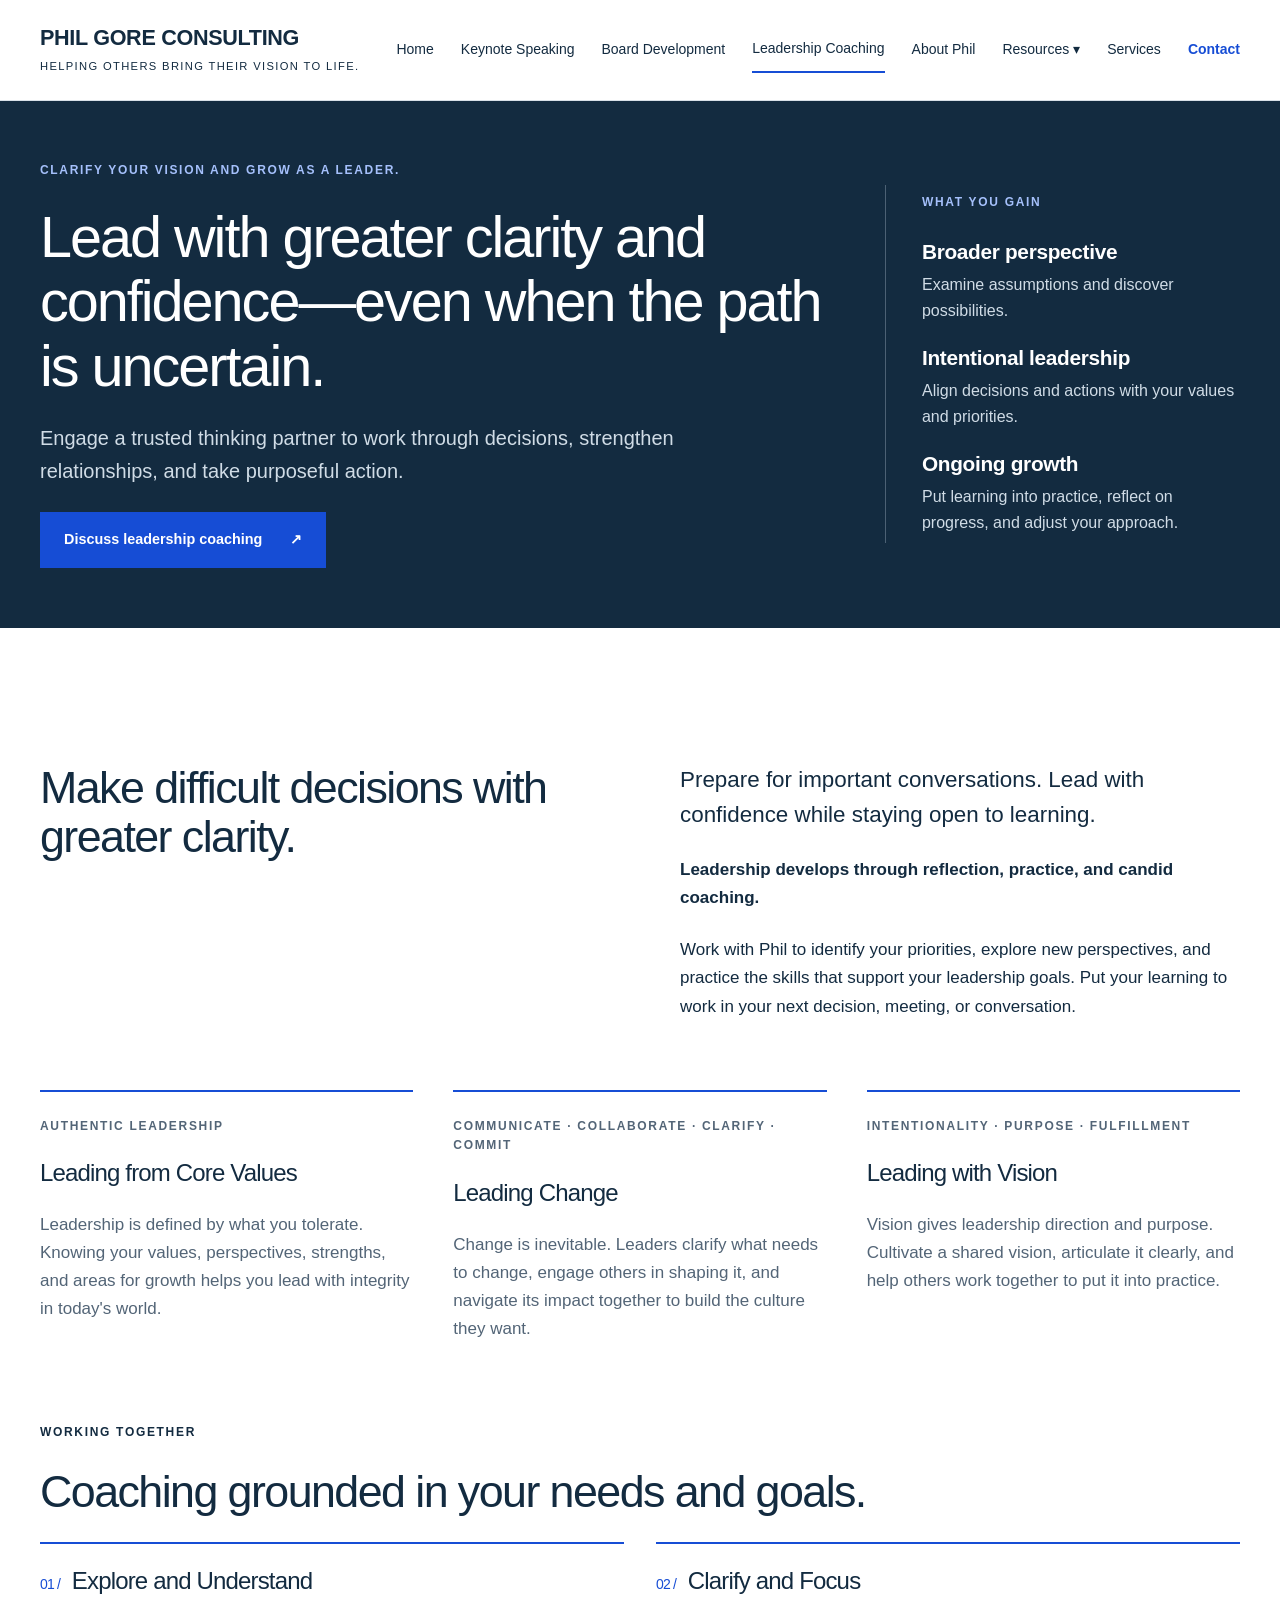
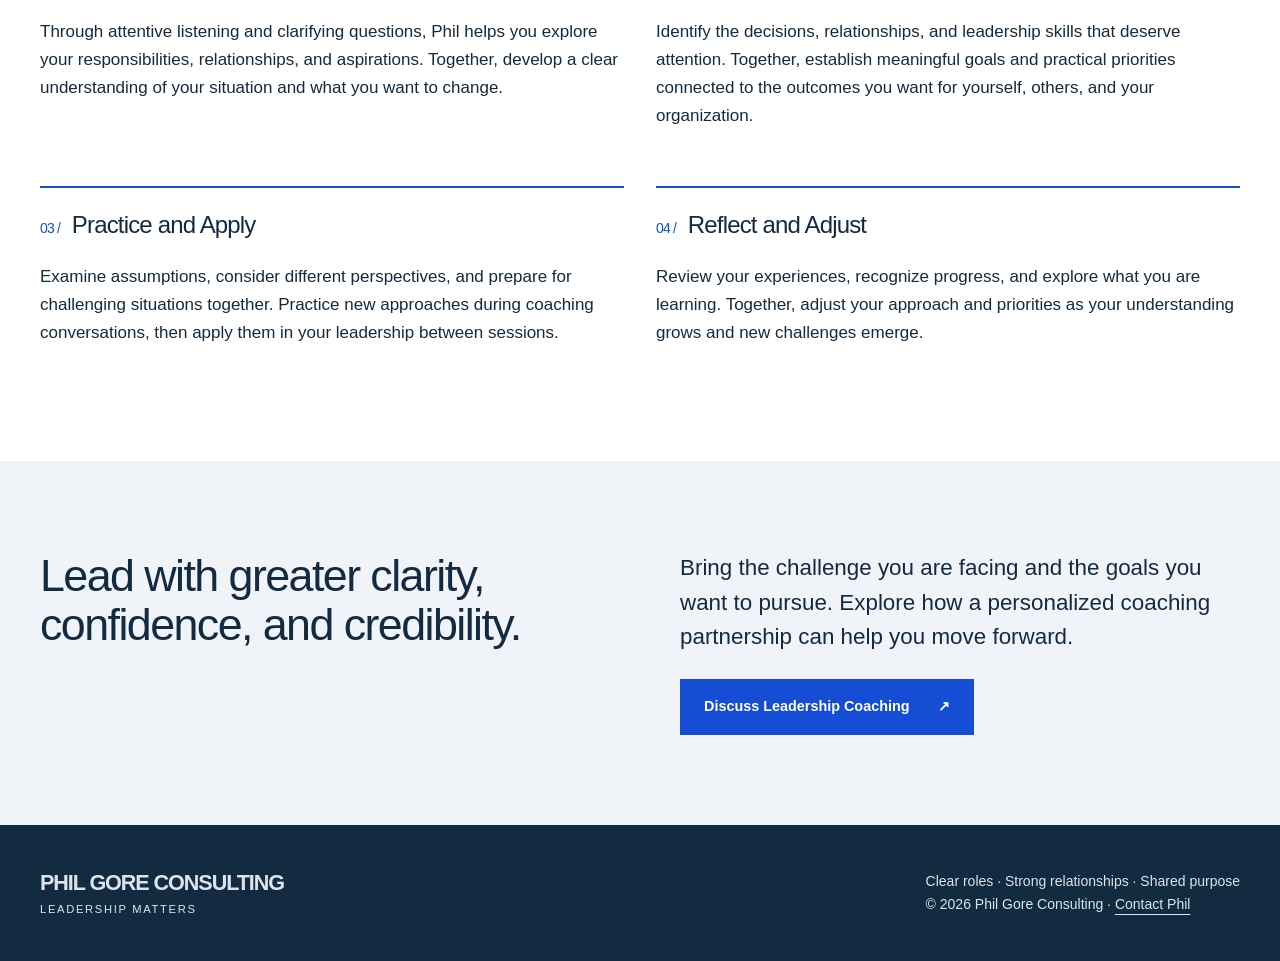
<file: executive-coaching/index.html>
<!DOCTYPE html><html lang="en"><head><meta charset="utf-8"><meta name="viewport" content="width=device-width,initial-scale=1"><title>Leadership Coaching | Phil Gore Consulting</title><meta name="description" content="Develop the leadership skills to lead authentically, pursue your vision, and succeed with tenacity."><link rel="canonical" href="https://philgore.net/executive-coaching/"><meta name="robots" content="index, follow, max-image-preview:large"><script type="application/ld+json">{"@context":"https://schema.org","@graph":[{"@type":"Person","@id":"https://philgore.net/#phil-gore","name":"Phil Gore","honorificSuffix":"PhD","url":"https://philgore.net/about/","image":"https://philgore.net/assets/phil-about.jpg","sameAs":["https://www.linkedin.com/in/phil-gore-phd-64459114"]},{"@type":"Organization","@id":"https://philgore.net/#consulting","name":"Phil Gore Consulting","url":"https://philgore.net/"},{"@type":"WebSite","@id":"https://philgore.net/#website","name":"Phil Gore Consulting","url":"https://philgore.net/","publisher":{"@id":"https://philgore.net/#consulting"},"inLanguage":"en-US"},{"@type":"WebPage","@id":"https://philgore.net/executive-coaching/#webpage","url":"https://philgore.net/executive-coaching/","name":"Leadership Coaching | Phil Gore Consulting","description":"Develop the leadership skills to lead authentically, pursue your vision, and succeed with tenacity.","isPartOf":{"@id":"https://philgore.net/#website"},"inLanguage":"en-US"}]}</script><meta property="og:url" content="https://philgore.net/executive-coaching/"><meta property="og:site_name" content="Phil Gore Consulting"><meta property="og:locale" content="en_US"><meta name="twitter:title" content="Leadership Coaching | Phil Gore Consulting"><meta name="twitter:description" content="Develop the leadership skills to lead authentically, pursue your vision, and succeed with tenacity."><meta name="twitter:image:alt" content="Phil Gore"><meta property="og:title" content="Leadership Coaching | Phil Gore Consulting"><meta property="og:description" content="Develop the leadership skills to lead authentically, pursue your vision, and succeed with tenacity."><meta property="og:type" content="website"><meta property="og:image" content="https://philgore.net/assets/phil-about.jpg"><meta property="og:image:alt" content="Phil Gore"><meta name="twitter:card" content="summary_large_image"><meta name="twitter:image" content="https://philgore.net/assets/phil-about.jpg"><meta name="theme-color" content="#132b40"><link rel="icon" type="image/svg+xml" href="/favicon-pg.svg"><link rel="stylesheet" href="/_astro/Base.B_Kn-ehx.css"><style>.coaching-hero-grid[data-astro-cid-3x2s32ym]{grid-template-columns:minmax(0,2fr) minmax(0,.9fr);align-items:center;gap:56px;display:grid}.coaching-gains[data-astro-cid-3x2s32ym]{border-left:1px solid #4c6174;padding:8px 0 8px 36px}.coaching-gains[data-astro-cid-3x2s32ym] .eyebrow[data-astro-cid-3x2s32ym]{margin:0 0 28px}.coaching-gains[data-astro-cid-3x2s32ym] h2[data-astro-cid-3x2s32ym]{letter-spacing:-.015em;margin-bottom:8px;font-size:1.3rem;font-weight:600}.coaching-gains[data-astro-cid-3x2s32ym] p[data-astro-cid-3x2s32ym]:not(.eyebrow){color:#d0dce6;margin-bottom:24px;font-size:1rem;line-height:1.6}.coaching-gains[data-astro-cid-3x2s32ym]>div[data-astro-cid-3x2s32ym]:last-child p[data-astro-cid-3x2s32ym]{margin-bottom:0}@media (width<=900px){.coaching-hero-grid[data-astro-cid-3x2s32ym]{grid-template-columns:minmax(0,1fr);gap:36px}.coaching-gains[data-astro-cid-3x2s32ym]{border-top:1px solid #4c6174;border-left:0;padding:28px 0 0}}.coaching-overview[data-astro-cid-3x2s32ym]{padding-bottom:32px}.coaching-working-together[data-astro-cid-3x2s32ym]{padding-top:24px}.coaching-process[data-astro-cid-3x2s32ym]{grid-template-columns:repeat(2,minmax(0,1fr));gap:32px;display:grid}.coaching-process[data-astro-cid-3x2s32ym] article[data-astro-cid-3x2s32ym]{border-top:2px solid var(--blue);padding-top:24px}.step-number[data-astro-cid-3x2s32ym]{color:var(--blue);white-space:nowrap;margin-right:6px;font-size:.875rem;font-weight:500}@media (width<=700px){.coaching-process[data-astro-cid-3x2s32ym]{grid-template-columns:1fr}}
</style></head><body><a class="skip" href="#main">Skip to content</a><header class="header" data-astro-cid-nen7h5rs><div class="wrap header-inner" data-astro-cid-nen7h5rs><a class="brand" href="/" data-astro-cid-nen7h5rs>PHIL GORE CONSULTING<small data-astro-cid-nen7h5rs>Helping others bring their vision to life.</small></a><button class="menu-button" aria-controls="navigation" aria-expanded="false" data-astro-cid-nen7h5rs>Menu</button><nav id="navigation" aria-label="Main navigation" data-astro-cid-nen7h5rs><a href="/" data-astro-cid-nen7h5rs>Home</a><a href="/events/" data-astro-cid-nen7h5rs>Keynote Speaking</a><a href="/board-development/" data-astro-cid-nen7h5rs>Board Development</a><a href="/executive-coaching/" aria-current="page" data-astro-cid-nen7h5rs>Leadership Coaching</a><a href="/about/" data-astro-cid-nen7h5rs>About Phil</a><details class="resources-menu" data-astro-cid-nen7h5rs><summary data-astro-cid-nen7h5rs>Resources</summary><div class="resources-links" data-astro-cid-nen7h5rs><a href="/podcasts/" data-astro-cid-nen7h5rs>Podcasts</a><a href="/book/" data-astro-cid-nen7h5rs>Publications</a><a href="/insights/" data-astro-cid-nen7h5rs>Insights</a></div></details><a href="/services/" data-astro-cid-nen7h5rs>Services</a><a href="/contact/" data-astro-cid-nen7h5rs>Contact</a></nav></div></header><script type="module">var e=document.querySelector(`.menu-button`);e?.addEventListener(`click`,()=>{let t=document.querySelector(`nav`)?.classList.toggle(`open`);e.setAttribute(`aria-expanded`,String(!!t)),e.textContent=t?`Close`:`Menu`});var t=document.querySelector(`.resources-menu`);document.addEventListener(`click`,e=>{t&&!t.contains(e.target)&&(t.open=!1)}),t?.addEventListener(`keydown`,e=>{e.key===`Escape`&&(t.open=!1,t.querySelector(`summary`)?.focus())});</script><main id="main"><section class="page-intro leadership-hero" data-astro-cid-3x2s32ym><div class="wrap coaching-hero-grid" data-astro-cid-3x2s32ym><div class="leadership-intro" data-astro-cid-3x2s32ym><p class="eyebrow" data-astro-cid-3x2s32ym>Clarify your vision and grow as a leader.</p><h1 class="leadership-heading" data-astro-cid-3x2s32ym>Lead with greater clarity and confidence—even when the path is uncertain.</h1><p class="lead" data-astro-cid-3x2s32ym>Engage a trusted thinking partner to work through decisions, strengthen relationships, and take purposeful action.</p><a class="button" href="/contact/?service=Executive%20%26%20board%20coaching" data-astro-cid-3x2s32ym>Discuss leadership coaching <span aria-hidden="true" data-astro-cid-3x2s32ym>↗</span></a></div><aside class="coaching-gains" aria-labelledby="coaching-gains-heading" data-astro-cid-3x2s32ym><p class="eyebrow" id="coaching-gains-heading" data-astro-cid-3x2s32ym>What you gain</p><div data-astro-cid-3x2s32ym><h2 data-astro-cid-3x2s32ym>Broader perspective</h2><p data-astro-cid-3x2s32ym>Examine assumptions and discover possibilities.</p></div><div data-astro-cid-3x2s32ym><h2 data-astro-cid-3x2s32ym>Intentional leadership</h2><p data-astro-cid-3x2s32ym>Align decisions and actions with your values and priorities.</p></div><div data-astro-cid-3x2s32ym><h2 data-astro-cid-3x2s32ym>Ongoing growth</h2><p data-astro-cid-3x2s32ym>Put learning into practice, reflect on progress, and adjust your approach.</p></div></aside></div></section><section class="section wrap coaching-overview" data-astro-cid-3x2s32ym><div class="split" data-astro-cid-3x2s32ym><h2 data-astro-cid-3x2s32ym>Make difficult decisions with greater clarity.</h2><div data-astro-cid-3x2s32ym><p class="large" data-astro-cid-3x2s32ym>Prepare for important conversations. Lead with confidence while staying open to learning.</p><p data-astro-cid-3x2s32ym><strong data-astro-cid-3x2s32ym>Leadership develops through reflection, practice, and candid coaching.</strong></p><p data-astro-cid-3x2s32ym>Work with Phil to identify your priorities, explore new perspectives, and practice the skills that support your leadership goals. Put your learning to work in your next decision, meeting, or conversation.</p></div></div><div class="three topic-grid" aria-label="Leadership coaching themes" data-astro-cid-3x2s32ym><article data-astro-cid-3x2s32ym><p class="eyebrow" data-astro-cid-3x2s32ym>Authentic Leadership</p><h3 data-astro-cid-3x2s32ym>Leading from Core Values</h3><p data-astro-cid-3x2s32ym>Leadership is defined by what you tolerate. Knowing your values, perspectives, strengths, and areas for growth helps you lead with integrity in today's world.</p></article><article data-astro-cid-3x2s32ym><p class="eyebrow" data-astro-cid-3x2s32ym>Communicate · Collaborate · Clarify · Commit</p><h3 data-astro-cid-3x2s32ym>Leading Change</h3><p data-astro-cid-3x2s32ym>Change is inevitable. Leaders clarify what needs to change, engage others in shaping it, and navigate its impact together to build the culture they want.</p></article><article data-astro-cid-3x2s32ym><p class="eyebrow" data-astro-cid-3x2s32ym>Intentionality · Purpose · Fulfillment</p><h3 data-astro-cid-3x2s32ym>Leading with Vision</h3><p data-astro-cid-3x2s32ym>Vision gives leadership direction and purpose. Cultivate a shared vision, articulate it clearly, and help others work together to put it into practice.</p></article></div></section><section class="section wrap coaching-working-together" aria-labelledby="coaching-process" data-astro-cid-3x2s32ym><p class="eyebrow" data-astro-cid-3x2s32ym>Working together</p><h2 id="coaching-process" data-astro-cid-3x2s32ym>Coaching grounded in your needs and goals.</h2><div class="coaching-process" data-astro-cid-3x2s32ym><article data-astro-cid-3x2s32ym><h3 data-astro-cid-3x2s32ym><span class="step-number" data-astro-cid-3x2s32ym>01 /</span> Explore and Understand</h3><p data-astro-cid-3x2s32ym>Through attentive listening and clarifying questions, Phil helps you explore your responsibilities, relationships, and aspirations. Together, develop a clear understanding of your situation and what you want to change.</p></article><article data-astro-cid-3x2s32ym><h3 data-astro-cid-3x2s32ym><span class="step-number" data-astro-cid-3x2s32ym>02 /</span> Clarify and Focus</h3><p data-astro-cid-3x2s32ym>Identify the decisions, relationships, and leadership skills that deserve attention. Together, establish meaningful goals and practical priorities connected to the outcomes you want for yourself, others, and your organization.</p></article><article data-astro-cid-3x2s32ym><h3 data-astro-cid-3x2s32ym><span class="step-number" data-astro-cid-3x2s32ym>03 /</span> Practice and Apply</h3><p data-astro-cid-3x2s32ym>Examine assumptions, consider different perspectives, and prepare for challenging situations together. Practice new approaches during coaching conversations, then apply them in your leadership between sessions.</p></article><article data-astro-cid-3x2s32ym><h3 data-astro-cid-3x2s32ym><span class="step-number" data-astro-cid-3x2s32ym>04 /</span> Reflect and Adjust</h3><p data-astro-cid-3x2s32ym>Review your experiences, recognize progress, and explore what you are learning. Together, adjust your approach and priorities as your understanding grows and new challenges emerge.</p></article></div></section><section class="tinted section"><div class="wrap split"><h2>Lead with greater clarity, confidence, and credibility.</h2><div><p class="large">Bring the challenge you are facing and the goals you want to pursue. Explore how a personalized coaching partnership can help you move forward.</p><a class="button" href="/contact/?service=Executive%20%26%20board%20coaching">Discuss Leadership Coaching <span aria-hidden="true">&#8599;</span></a></div></div></section></main><footer><div class="wrap"><a class="brand" href="/">PHIL GORE CONSULTING<small>LEADERSHIP MATTERS</small></a><p>Clear roles · Strong relationships · Shared purpose<br>© 2026 Phil Gore Consulting · <a href="/contact/">Contact Phil</a></p></div></footer></body></html>
</file>
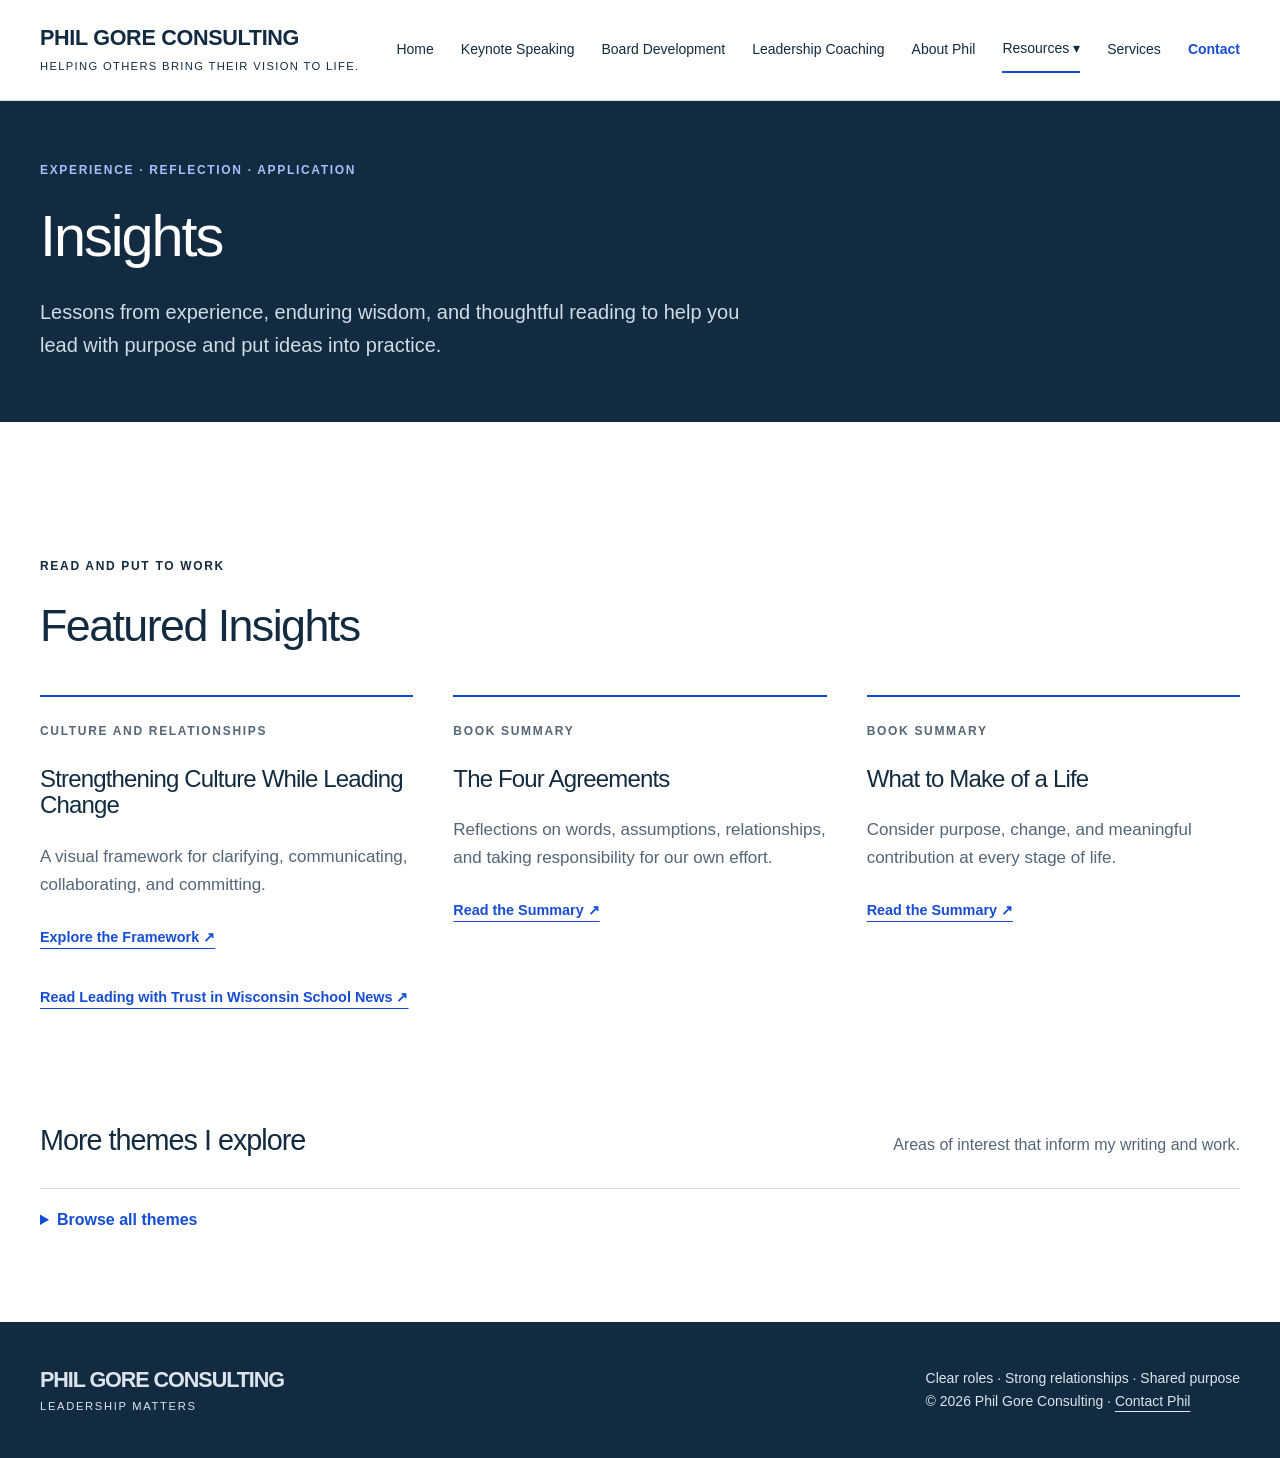
<file: insights/index.html>
<!DOCTYPE html><html lang="en"><head><meta charset="utf-8"><meta name="viewport" content="width=device-width,initial-scale=1"><title>Leadership Insights and Book Summaries | Phil Gore Consulting</title><meta name="description" content="Leadership lessons from the mountains, timeless wisdom, book summaries, and resources for continued learning."><link rel="canonical" href="https://philgore.net/insights/"><meta name="robots" content="index, follow, max-image-preview:large"><script type="application/ld+json">{"@context":"https://schema.org","@graph":[{"@type":"Person","@id":"https://philgore.net/#phil-gore","name":"Phil Gore","honorificSuffix":"PhD","url":"https://philgore.net/about/","image":"https://philgore.net/assets/phil-about.jpg","sameAs":["https://www.linkedin.com/in/phil-gore-phd-64459114"]},{"@type":"Organization","@id":"https://philgore.net/#consulting","name":"Phil Gore Consulting","url":"https://philgore.net/"},{"@type":"WebSite","@id":"https://philgore.net/#website","name":"Phil Gore Consulting","url":"https://philgore.net/","publisher":{"@id":"https://philgore.net/#consulting"},"inLanguage":"en-US"},{"@type":"WebPage","@id":"https://philgore.net/insights/#webpage","url":"https://philgore.net/insights/","name":"Leadership Insights and Book Summaries | Phil Gore Consulting","description":"Leadership lessons from the mountains, timeless wisdom, book summaries, and resources for continued learning.","isPartOf":{"@id":"https://philgore.net/#website"},"inLanguage":"en-US"}]}</script><meta property="og:url" content="https://philgore.net/insights/"><meta property="og:site_name" content="Phil Gore Consulting"><meta property="og:locale" content="en_US"><meta name="twitter:title" content="Leadership Insights and Book Summaries | Phil Gore Consulting"><meta name="twitter:description" content="Leadership lessons from the mountains, timeless wisdom, book summaries, and resources for continued learning."><meta name="twitter:image:alt" content="Phil Gore"><meta property="og:title" content="Leadership Insights and Book Summaries | Phil Gore Consulting"><meta property="og:description" content="Leadership lessons from the mountains, timeless wisdom, book summaries, and resources for continued learning."><meta property="og:type" content="website"><meta property="og:image" content="https://philgore.net/assets/phil-about.jpg"><meta property="og:image:alt" content="Phil Gore"><meta name="twitter:card" content="summary_large_image"><meta name="twitter:image" content="https://philgore.net/assets/phil-about.jpg"><meta name="theme-color" content="#132b40"><link rel="icon" type="image/svg+xml" href="/favicon-pg.svg"><link rel="stylesheet" href="/_astro/Base.B_Kn-ehx.css"><style>.insights[data-astro-cid-aeeulh63]{padding-bottom:64px}.theme-overview[data-astro-cid-aeeulh63]>summary[data-astro-cid-aeeulh63]{margin-bottom:24px}.resource-link[data-astro-cid-aeeulh63]{margin-top:32px}.browse-heading[data-astro-cid-aeeulh63]{flex-wrap:wrap;justify-content:space-between;align-items:baseline;gap:12px 30px;margin-bottom:30px;display:flex}.browse-heading[data-astro-cid-aeeulh63] h2[data-astro-cid-aeeulh63]{margin:0;font-size:1.8rem}.browse-heading[data-astro-cid-aeeulh63] p[data-astro-cid-aeeulh63]{color:var(--muted);margin:0;font-size:1rem}.insight-grid[data-astro-cid-aeeulh63]{grid-template-columns:repeat(3,minmax(0,1fr));gap:24px;display:grid}.insight-category[data-astro-cid-aeeulh63]{border:1px solid var(--line);border-top:3px solid var(--blue);flex-direction:column;padding:28px;display:flex}.category-number[data-astro-cid-aeeulh63]{color:var(--blue);margin-bottom:24px;font-size:.875rem}.insight-category[data-astro-cid-aeeulh63] h3[data-astro-cid-aeeulh63]{margin-bottom:18px;font-size:1.55rem}.category-description[data-astro-cid-aeeulh63]{color:var(--muted);flex-grow:1;font-size:1rem}details[data-astro-cid-aeeulh63]{border-top:1px solid var(--line);padding-top:18px}summary[data-astro-cid-aeeulh63]{color:var(--blue);cursor:pointer;font-size:1rem;font-weight:600}details[data-astro-cid-aeeulh63] ul[data-astro-cid-aeeulh63]{margin:18px 0;padding-left:22px;font-size:1rem}.coming-soon[data-astro-cid-aeeulh63]{color:var(--muted);margin-bottom:0;font-size:.9rem}@media (width<=900px){.insight-grid[data-astro-cid-aeeulh63]{grid-template-columns:repeat(2,minmax(0,1fr))}}@media (width<=620px){.insight-grid[data-astro-cid-aeeulh63]{grid-template-columns:1fr}.insight-category[data-astro-cid-aeeulh63]{padding:24px}.insights[data-astro-cid-aeeulh63]{padding-bottom:50px}}
</style></head><body><a class="skip" href="#main">Skip to content</a><header class="header" data-astro-cid-nen7h5rs><div class="wrap header-inner" data-astro-cid-nen7h5rs><a class="brand" href="/" data-astro-cid-nen7h5rs>PHIL GORE CONSULTING<small data-astro-cid-nen7h5rs>Helping others bring their vision to life.</small></a><button class="menu-button" aria-controls="navigation" aria-expanded="false" data-astro-cid-nen7h5rs>Menu</button><nav id="navigation" aria-label="Main navigation" data-astro-cid-nen7h5rs><a href="/" data-astro-cid-nen7h5rs>Home</a><a href="/events/" data-astro-cid-nen7h5rs>Keynote Speaking</a><a href="/board-development/" data-astro-cid-nen7h5rs>Board Development</a><a href="/executive-coaching/" data-astro-cid-nen7h5rs>Leadership Coaching</a><a href="/about/" data-astro-cid-nen7h5rs>About Phil</a><details class="resources-menu" data-astro-cid-nen7h5rs><summary data-current="true" data-astro-cid-nen7h5rs>Resources</summary><div class="resources-links" data-astro-cid-nen7h5rs><a href="/podcasts/" data-astro-cid-nen7h5rs>Podcasts</a><a href="/book/" data-astro-cid-nen7h5rs>Publications</a><a href="/insights/" aria-current="page" data-astro-cid-nen7h5rs>Insights</a></div></details><a href="/services/" data-astro-cid-nen7h5rs>Services</a><a href="/contact/" data-astro-cid-nen7h5rs>Contact</a></nav></div></header><script type="module">var e=document.querySelector(`.menu-button`);e?.addEventListener(`click`,()=>{let t=document.querySelector(`nav`)?.classList.toggle(`open`);e.setAttribute(`aria-expanded`,String(!!t)),e.textContent=t?`Close`:`Menu`});var t=document.querySelector(`.resources-menu`);document.addEventListener(`click`,e=>{t&&!t.contains(e.target)&&(t.open=!1)}),t?.addEventListener(`keydown`,e=>{e.key===`Escape`&&(t.open=!1,t.querySelector(`summary`)?.focus())});</script><main id="main"><section class="page-intro" data-astro-cid-aeeulh63><div class="wrap" data-astro-cid-aeeulh63><p class="eyebrow" data-astro-cid-aeeulh63>Experience · Reflection · Application</p><h1 data-astro-cid-aeeulh63>Insights</h1><p class="lead" data-astro-cid-aeeulh63>Lessons from experience, enduring wisdom, and thoughtful reading to help you lead with purpose and put ideas into practice.</p></div></section><section class="section wrap" aria-labelledby="featured-resources" data-astro-cid-aeeulh63><p class="eyebrow" data-astro-cid-aeeulh63>Read and put to work</p><h2 id="featured-resources" data-astro-cid-aeeulh63>Featured Insights</h2><div class="three topic-grid" data-astro-cid-aeeulh63><article data-astro-cid-aeeulh63><p class="eyebrow" data-astro-cid-aeeulh63>Culture and Relationships</p><h3 data-astro-cid-aeeulh63>Strengthening Culture While Leading Change</h3><p data-astro-cid-aeeulh63>A visual framework for clarifying, communicating, collaborating, and committing.</p><a class="textlink" href="/insights/lead-change/" data-astro-cid-aeeulh63>Explore the Framework &#8599;</a></article><article data-astro-cid-aeeulh63><p class="eyebrow" data-astro-cid-aeeulh63>Book Summary</p><h3 data-astro-cid-aeeulh63>The Four Agreements</h3><p data-astro-cid-aeeulh63>Reflections on words, assumptions, relationships, and taking responsibility for our own effort.</p><a class="textlink" href="/insights/the-four-agreements/" data-astro-cid-aeeulh63>Read the Summary &#8599;</a></article><article data-astro-cid-aeeulh63><p class="eyebrow" data-astro-cid-aeeulh63>Book Summary</p><h3 data-astro-cid-aeeulh63>What to Make of a Life</h3><p data-astro-cid-aeeulh63>Consider purpose, change, and meaningful contribution at every stage of life.</p><a class="textlink" href="/insights/what-to-make-of-a-life/" data-astro-cid-aeeulh63>Read the Summary &#8599;</a></article></div><p class="resource-link" data-astro-cid-aeeulh63><a class="textlink" href="https://wasb.org/wp-content/uploads/2025/08/WASB_2025-09-SEP.pdf#page=6" data-astro-cid-aeeulh63>Read Leading with Trust in Wisconsin School News &#8599;</a></p></section><section class="wrap insights" aria-labelledby="browse-heading" data-astro-cid-aeeulh63><div class="browse-heading" data-astro-cid-aeeulh63><h2 id="browse-heading" data-astro-cid-aeeulh63>More themes I explore</h2><p data-astro-cid-aeeulh63>Areas of interest that inform my writing and work.</p></div><details class="theme-overview" data-astro-cid-aeeulh63><summary data-astro-cid-aeeulh63>Browse all themes</summary><div class="insight-grid" data-astro-cid-aeeulh63><article class="insight-category" data-astro-cid-aeeulh63><p class="category-number" aria-hidden="true" data-astro-cid-aeeulh63>01</p><h3 data-astro-cid-aeeulh63>Mountain Lessons</h3><p class="category-description" data-astro-cid-aeeulh63>Lessons I learned from mountain climbing and hiking about communication, preparation, vision, adapting and shared leadership.</p><details data-astro-cid-aeeulh63><summary data-astro-cid-aeeulh63>Explore Topics</summary><ul data-astro-cid-aeeulh63><li data-astro-cid-aeeulh63>Dream and Vision</li><li data-astro-cid-aeeulh63>Study and Learn</li><li data-astro-cid-aeeulh63>Plan and Prepare</li><li data-astro-cid-aeeulh63>Pursue and Persist</li><li data-astro-cid-aeeulh63>Adapt and Adjust</li></ul></details></article><article class="insight-category" data-astro-cid-aeeulh63><p class="category-number" aria-hidden="true" data-astro-cid-aeeulh63>02</p><h3 data-astro-cid-aeeulh63>Timeless Wisdom</h3><p class="category-description" data-astro-cid-aeeulh63>Reflections from the Bible and other sacred texts, both ancient and modern, that connect enduring wisdom with leadership and life.</p><details data-astro-cid-aeeulh63><summary data-astro-cid-aeeulh63>Explore Topics</summary><ul data-astro-cid-aeeulh63><li data-astro-cid-aeeulh63>Acquire Knowledge</li><li data-astro-cid-aeeulh63>Gain Understanding</li><li data-astro-cid-aeeulh63>Pursue Wisdom</li></ul></details></article><article class="insight-category" data-astro-cid-aeeulh63><p class="category-number" aria-hidden="true" data-astro-cid-aeeulh63>03</p><h3 data-astro-cid-aeeulh63>Book Summaries</h3><p class="category-description" data-astro-cid-aeeulh63>Brief summaries and personal reflections on books about leadership, with ideas to consider and put to work.</p><details data-astro-cid-aeeulh63><summary data-astro-cid-aeeulh63>Explore Topics</summary><ul data-astro-cid-aeeulh63><li data-astro-cid-aeeulh63><a class="textlink" href="/insights/the-four-agreements/" data-astro-cid-aeeulh63>The Four Agreements</a></li><li data-astro-cid-aeeulh63><a class="textlink" href="/insights/what-to-make-of-a-life/" data-astro-cid-aeeulh63>What to Make of a Life</a></li><li data-astro-cid-aeeulh63>15 Commitments of Conscious Leadership</li><li data-astro-cid-aeeulh63>Radical Candor</li><li data-astro-cid-aeeulh63>Credibility</li></ul></details></article><article class="insight-category" data-astro-cid-aeeulh63><p class="category-number" aria-hidden="true" data-astro-cid-aeeulh63>04</p><h3 data-astro-cid-aeeulh63>Relationships and Culture</h3><p class="category-description" data-astro-cid-aeeulh63>Relationships are at the heart of leadership. If no one follows, there is no leadership. How we lead and relate to others sets the tone and shapes the culture of organizations, families, and communities.</p><details data-astro-cid-aeeulh63><summary data-astro-cid-aeeulh63>Explore Topics</summary><ul data-astro-cid-aeeulh63><li data-astro-cid-aeeulh63><a class="textlink" href="https://wasb.org/wp-content/uploads/2025/08/WASB_2025-09-SEP.pdf#page=6" data-astro-cid-aeeulh63>Lead with Trust</a></li><li data-astro-cid-aeeulh63><a class="textlink" href="/insights/lead-change/" data-astro-cid-aeeulh63>Lead change</a></li><li data-astro-cid-aeeulh63>Respect and Candor</li><li data-astro-cid-aeeulh63>Authenticity and Integrity</li></ul></details></article><article class="insight-category" data-astro-cid-aeeulh63><p class="category-number" aria-hidden="true" data-astro-cid-aeeulh63>05</p><h3 data-astro-cid-aeeulh63>Personal Adventures</h3><p class="category-description" data-astro-cid-aeeulh63>Stories from mountain climbing, visiting state high points, international adventures, running, and other personal pursuits.</p><details data-astro-cid-aeeulh63><summary data-astro-cid-aeeulh63>Explore Topics</summary><ul data-astro-cid-aeeulh63><li data-astro-cid-aeeulh63>State High Points</li><li data-astro-cid-aeeulh63>International Adventures</li><li data-astro-cid-aeeulh63>Running</li><li data-astro-cid-aeeulh63>Other Adventures</li></ul></details></article><article class="insight-category" data-astro-cid-aeeulh63><p class="category-number" aria-hidden="true" data-astro-cid-aeeulh63>06</p><h3 data-astro-cid-aeeulh63>Additional Resources</h3><p class="category-description" data-astro-cid-aeeulh63>Selected readings and resources to support continued learning and thoughtful leadership.</p><details data-astro-cid-aeeulh63><summary data-astro-cid-aeeulh63>Explore Topics</summary><ul data-astro-cid-aeeulh63><li data-astro-cid-aeeulh63>Further reading</li><li data-astro-cid-aeeulh63>Questions for reflection</li><li data-astro-cid-aeeulh63>Practical application</li></ul></details></article></div></details></section></main><footer><div class="wrap"><a class="brand" href="/">PHIL GORE CONSULTING<small>LEADERSHIP MATTERS</small></a><p>Clear roles · Strong relationships · Shared purpose<br>© 2026 Phil Gore Consulting · <a href="/contact/">Contact Phil</a></p></div></footer></body></html>
</file>
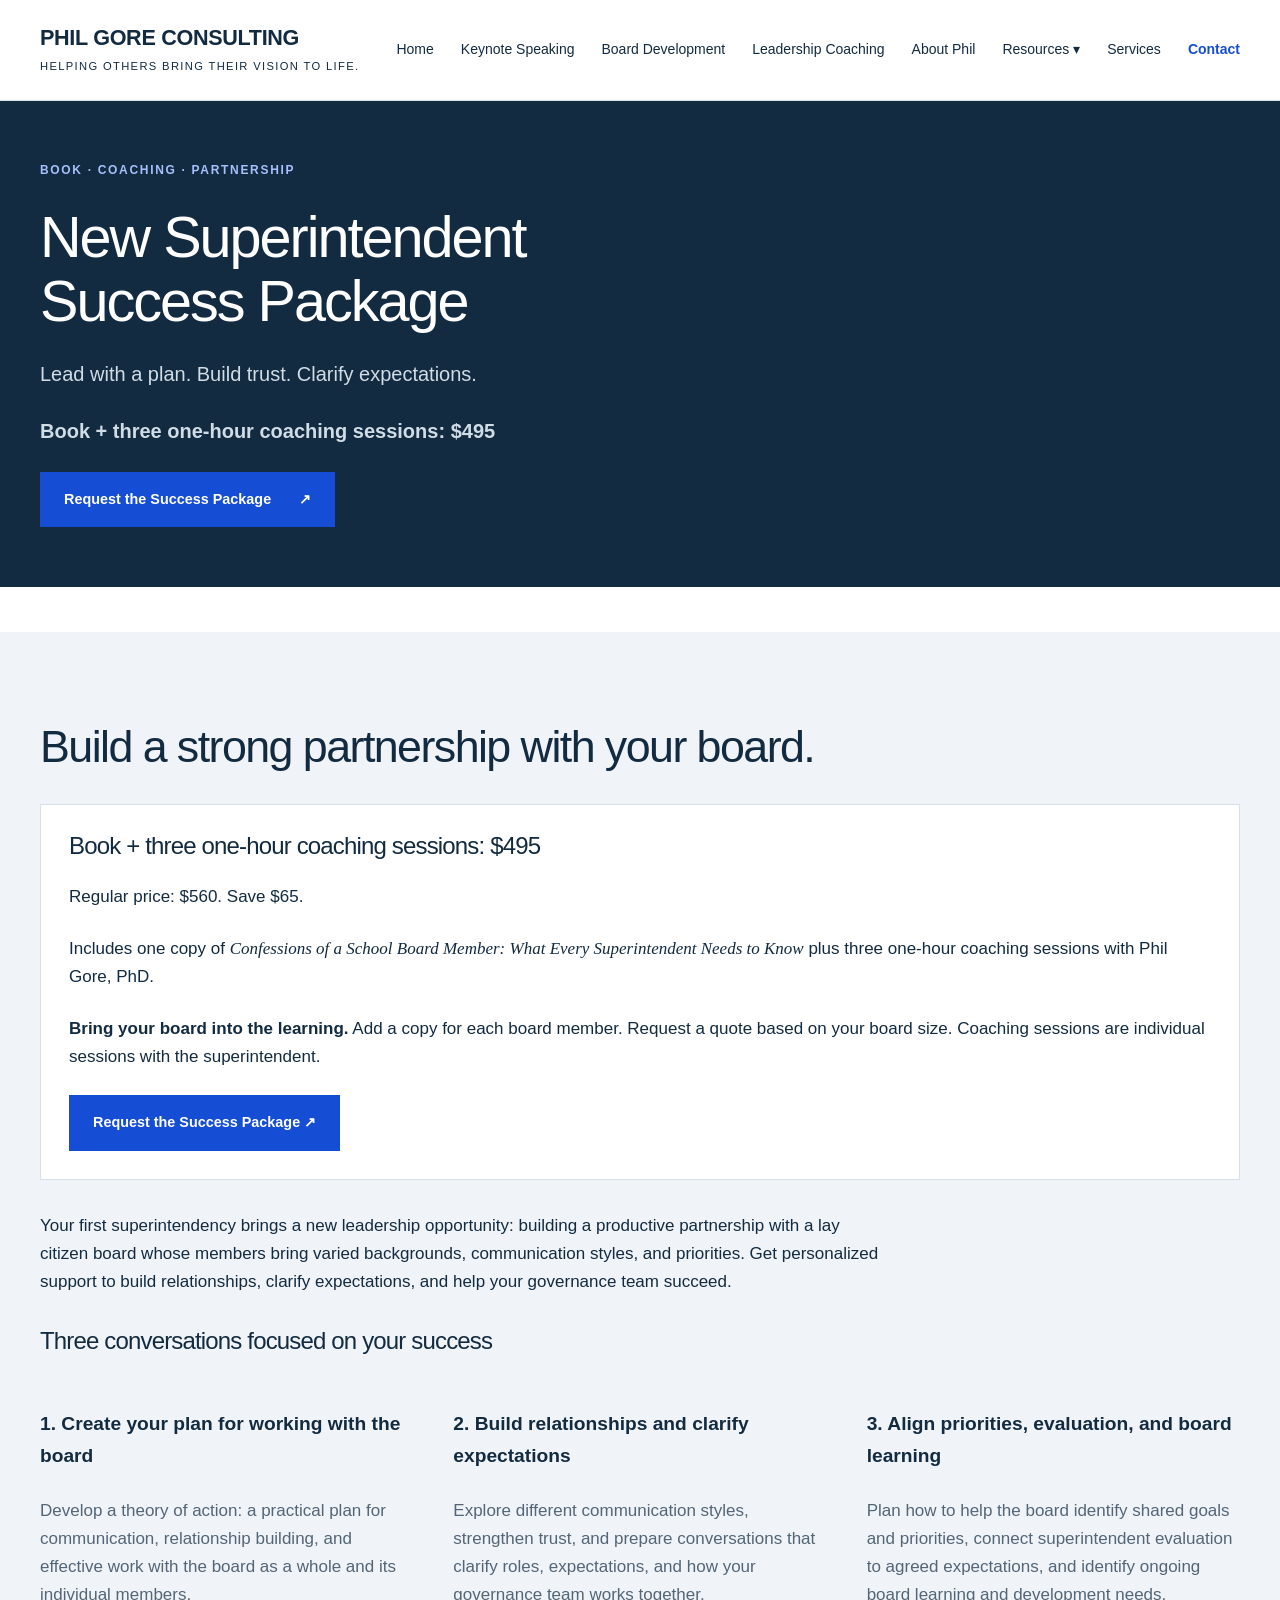
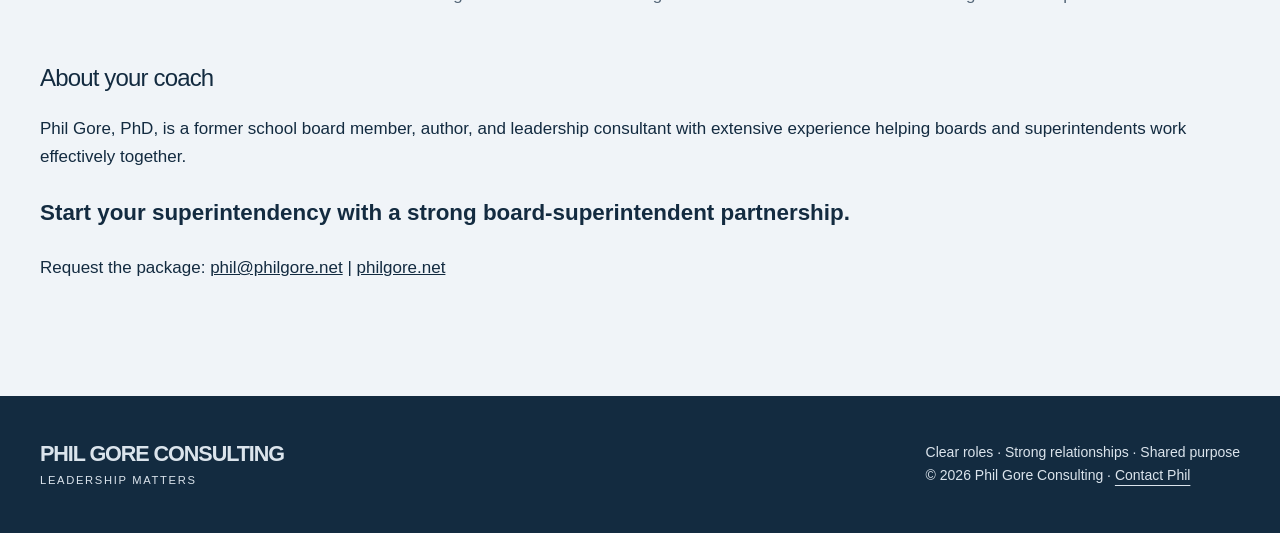
<file: new-superintendent-success-package/index.html>
<!DOCTYPE html><html lang="en"><head><meta charset="utf-8"><meta name="viewport" content="width=device-width,initial-scale=1"><title>New Superintendent Success Package | Phil Gore Consulting</title><meta name="description" content="Build a strong partnership with your board through three personalized coaching sessions and Confessions of a School Board Member. Book and coaching package: $495."><link rel="canonical" href="https://philgore.net/new-superintendent-success-package/"><meta name="robots" content="index, follow, max-image-preview:large"><script type="application/ld+json">{"@context":"https://schema.org","@graph":[{"@type":"Person","@id":"https://philgore.net/#phil-gore","name":"Phil Gore","honorificSuffix":"PhD","url":"https://philgore.net/about/","image":"https://philgore.net/assets/phil-about.jpg","sameAs":["https://www.linkedin.com/in/phil-gore-phd-64459114"]},{"@type":"Organization","@id":"https://philgore.net/#consulting","name":"Phil Gore Consulting","url":"https://philgore.net/"},{"@type":"WebSite","@id":"https://philgore.net/#website","name":"Phil Gore Consulting","url":"https://philgore.net/","publisher":{"@id":"https://philgore.net/#consulting"},"inLanguage":"en-US"},{"@type":"WebPage","@id":"https://philgore.net/new-superintendent-success-package/#webpage","url":"https://philgore.net/new-superintendent-success-package/","name":"New Superintendent Success Package | Phil Gore Consulting","description":"Build a strong partnership with your board through three personalized coaching sessions and Confessions of a School Board Member. Book and coaching package: $495.","isPartOf":{"@id":"https://philgore.net/#website"},"inLanguage":"en-US"}]}</script><meta property="og:url" content="https://philgore.net/new-superintendent-success-package/"><meta property="og:site_name" content="Phil Gore Consulting"><meta property="og:locale" content="en_US"><meta name="twitter:title" content="New Superintendent Success Package | Phil Gore Consulting"><meta name="twitter:description" content="Build a strong partnership with your board through three personalized coaching sessions and Confessions of a School Board Member. Book and coaching package: $495."><meta name="twitter:image:alt" content="Phil Gore"><meta property="og:title" content="New Superintendent Success Package | Phil Gore Consulting"><meta property="og:description" content="Build a strong partnership with your board through three personalized coaching sessions and Confessions of a School Board Member. Book and coaching package: $495."><meta property="og:type" content="website"><meta property="og:image" content="https://philgore.net/assets/phil-about.jpg"><meta property="og:image:alt" content="Phil Gore"><meta name="twitter:card" content="summary_large_image"><meta name="twitter:image" content="https://philgore.net/assets/phil-about.jpg"><meta name="theme-color" content="#132b40"><link rel="icon" type="image/svg+xml" href="/favicon-pg.svg"><link rel="stylesheet" href="/_astro/Base.B_Kn-ehx.css"><style>.package[data-astro-cid-2bdn6noh]{scroll-margin-top:30px}.package[data-astro-cid-2bdn6noh] h2[data-astro-cid-2bdn6noh]{max-width:850px}.package[data-astro-cid-2bdn6noh] h3[data-astro-cid-2bdn6noh]{margin-top:32px}.package-intro[data-astro-cid-2bdn6noh]{max-width:850px}.sessions[data-astro-cid-2bdn6noh]{margin:28px 0}.sessions[data-astro-cid-2bdn6noh] h4[data-astro-cid-2bdn6noh]{font-size:1.2rem}.offer[data-astro-cid-2bdn6noh]{border:1px solid var(--line);background:#fff;margin:32px 0;padding:28px}.offer[data-astro-cid-2bdn6noh] h3[data-astro-cid-2bdn6noh]{margin-top:0}
</style></head><body><a class="skip" href="#main">Skip to content</a><header class="header" data-astro-cid-nen7h5rs><div class="wrap header-inner" data-astro-cid-nen7h5rs><a class="brand" href="/" data-astro-cid-nen7h5rs>PHIL GORE CONSULTING<small data-astro-cid-nen7h5rs>Helping others bring their vision to life.</small></a><button class="menu-button" aria-controls="navigation" aria-expanded="false" data-astro-cid-nen7h5rs>Menu</button><nav id="navigation" aria-label="Main navigation" data-astro-cid-nen7h5rs><a href="/" data-astro-cid-nen7h5rs>Home</a><a href="/events/" data-astro-cid-nen7h5rs>Keynote Speaking</a><a href="/board-development/" data-astro-cid-nen7h5rs>Board Development</a><a href="/executive-coaching/" data-astro-cid-nen7h5rs>Leadership Coaching</a><a href="/about/" data-astro-cid-nen7h5rs>About Phil</a><details class="resources-menu" data-astro-cid-nen7h5rs><summary data-astro-cid-nen7h5rs>Resources</summary><div class="resources-links" data-astro-cid-nen7h5rs><a href="/podcasts/" data-astro-cid-nen7h5rs>Podcasts</a><a href="/book/" data-astro-cid-nen7h5rs>Publications</a><a href="/insights/" data-astro-cid-nen7h5rs>Insights</a></div></details><a href="/services/" data-astro-cid-nen7h5rs>Services</a><a href="/contact/" data-astro-cid-nen7h5rs>Contact</a></nav></div></header><script type="module">var e=document.querySelector(`.menu-button`);e?.addEventListener(`click`,()=>{let t=document.querySelector(`nav`)?.classList.toggle(`open`);e.setAttribute(`aria-expanded`,String(!!t)),e.textContent=t?`Close`:`Menu`});var t=document.querySelector(`.resources-menu`);document.addEventListener(`click`,e=>{t&&!t.contains(e.target)&&(t.open=!1)}),t?.addEventListener(`keydown`,e=>{e.key===`Escape`&&(t.open=!1,t.querySelector(`summary`)?.focus())});</script><main id="main"><section class="page-intro leadership-hero"><div class="wrap leadership-intro"><p class="eyebrow">BOOK &#183; COACHING &#183; PARTNERSHIP</p><h1 class="leadership-heading">New Superintendent<br>Success Package</h1><p class="lead">Lead with a plan. Build trust. Clarify expectations.</p><p class="lead"><strong>Book + three one-hour coaching sessions: $495</strong></p><a class="button" href="/contact/?service=New%20Superintendent%20Success%20Package">Request the Success Package <span aria-hidden="true">&#8599;</span></a></div></section><div class="tinted section"><section class="wrap package" id="new-superintendent-package" aria-labelledby="package-title" data-astro-cid-2bdn6noh><h2 id="package-title" data-astro-cid-2bdn6noh>Build a strong partnership with your board.</h2><div class="offer" data-astro-cid-2bdn6noh><h3 data-astro-cid-2bdn6noh>Book + three one-hour coaching sessions: $495</h3><p data-astro-cid-2bdn6noh>Regular price: $560. Save $65.</p><p data-astro-cid-2bdn6noh>Includes one copy of <em data-astro-cid-2bdn6noh>Confessions of a School Board Member: What Every Superintendent Needs to Know</em> plus three one-hour coaching sessions with Phil Gore, PhD.</p><p data-astro-cid-2bdn6noh><strong data-astro-cid-2bdn6noh>Bring your board into the learning.</strong> Add a copy for each board member. Request a quote based on your board size. Coaching sessions are individual sessions with the superintendent.</p><a class="button" href="/contact/?service=New%20Superintendent%20Success%20Package" data-astro-cid-2bdn6noh>Request the Success Package &#8599;</a></div><p class="package-intro" data-astro-cid-2bdn6noh>Your first superintendency brings a new leadership opportunity: building a productive partnership with a lay citizen board whose members bring varied backgrounds, communication styles, and priorities. Get personalized support to build relationships, clarify expectations, and help your governance team succeed.</p><h3 data-astro-cid-2bdn6noh>Three conversations focused on your success</h3><div class="three sessions" data-astro-cid-2bdn6noh><article data-astro-cid-2bdn6noh><h4 data-astro-cid-2bdn6noh>1. Create your plan for working with the board</h4><p data-astro-cid-2bdn6noh>Develop a theory of action: a practical plan for communication, relationship building, and effective work with the board as a whole and its individual members.</p></article><article data-astro-cid-2bdn6noh><h4 data-astro-cid-2bdn6noh>2. Build relationships and clarify expectations</h4><p data-astro-cid-2bdn6noh>Explore different communication styles, strengthen trust, and prepare conversations that clarify roles, expectations, and how your governance team works together.</p></article><article data-astro-cid-2bdn6noh><h4 data-astro-cid-2bdn6noh>3. Align priorities, evaluation, and board learning</h4><p data-astro-cid-2bdn6noh>Plan how to help the board identify shared goals and priorities, connect superintendent evaluation to agreed expectations, and identify ongoing board learning and development needs.</p></article></div><h3 data-astro-cid-2bdn6noh>About your coach</h3><p data-astro-cid-2bdn6noh>Phil Gore, PhD, is a former school board member, author, and leadership consultant with extensive experience helping boards and superintendents work effectively together.</p><p class="large" data-astro-cid-2bdn6noh><strong data-astro-cid-2bdn6noh>Start your superintendency with a strong board-superintendent partnership.</strong></p><p data-astro-cid-2bdn6noh>Request the package: <a href="mailto:phil@philgore.net" data-astro-cid-2bdn6noh>phil@philgore.net</a> | <a href="https://philgore.net" data-astro-cid-2bdn6noh>philgore.net</a></p></section></div></main><footer><div class="wrap"><a class="brand" href="/">PHIL GORE CONSULTING<small>LEADERSHIP MATTERS</small></a><p>Clear roles · Strong relationships · Shared purpose<br>© 2026 Phil Gore Consulting · <a href="/contact/">Contact Phil</a></p></div></footer></body></html>
</file>
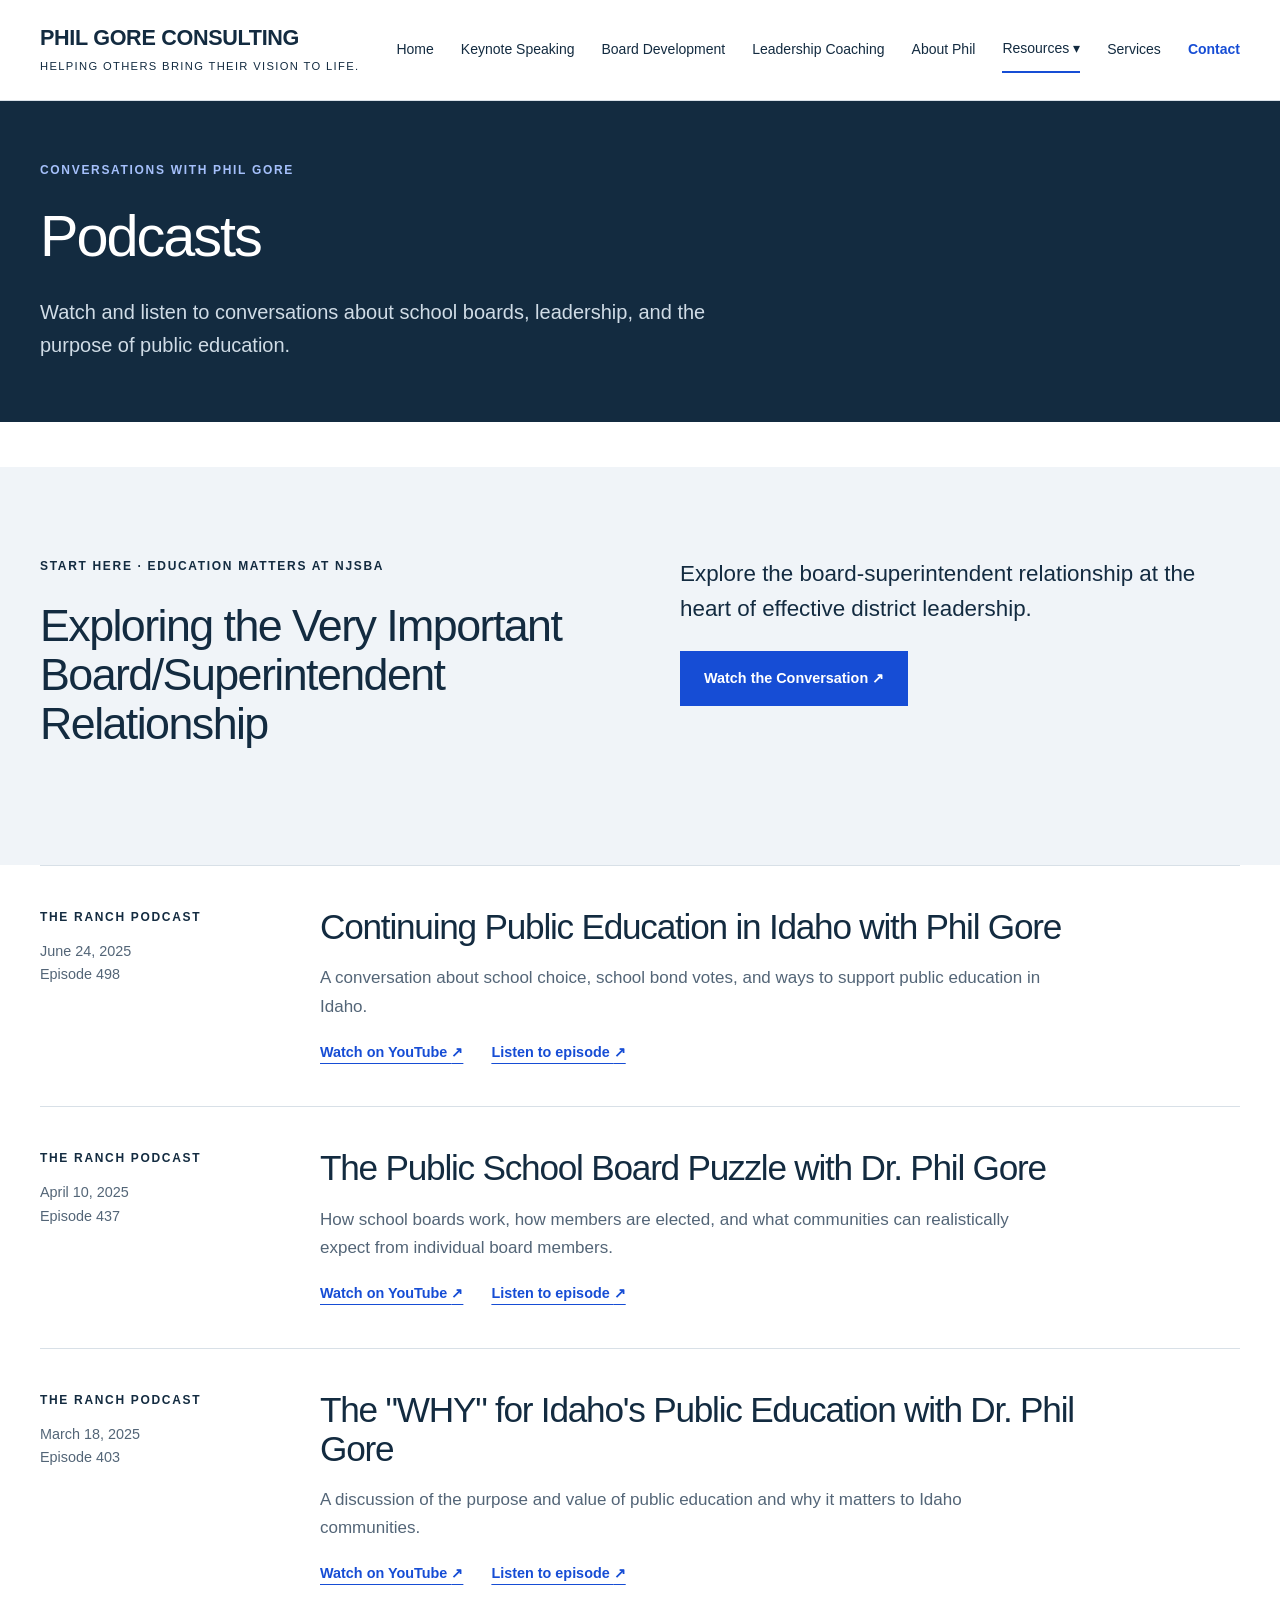
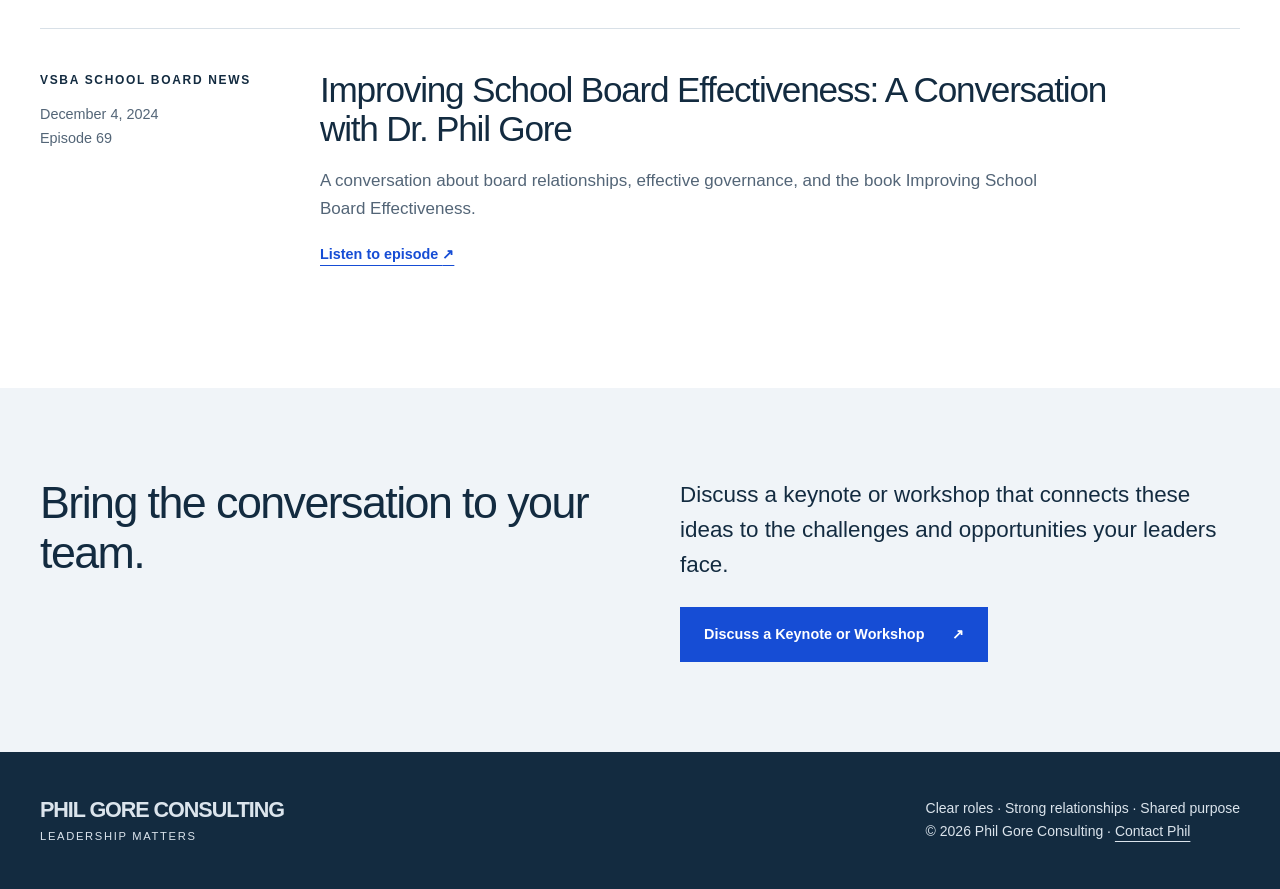
<file: podcasts/index.html>
<!DOCTYPE html><html lang="en"><head><meta charset="utf-8"><meta name="viewport" content="width=device-width,initial-scale=1"><title>School Board and Leadership Podcasts | Phil Gore Consulting</title><meta name="description" content="Watch and listen to conversations with Phil Gore about school boards, leadership, and public education."><link rel="canonical" href="https://philgore.net/podcasts/"><meta name="robots" content="index, follow, max-image-preview:large"><script type="application/ld+json">{"@context":"https://schema.org","@graph":[{"@type":"Person","@id":"https://philgore.net/#phil-gore","name":"Phil Gore","honorificSuffix":"PhD","url":"https://philgore.net/about/","image":"https://philgore.net/assets/phil-about.jpg","sameAs":["https://www.linkedin.com/in/phil-gore-phd-64459114"]},{"@type":"Organization","@id":"https://philgore.net/#consulting","name":"Phil Gore Consulting","url":"https://philgore.net/"},{"@type":"WebSite","@id":"https://philgore.net/#website","name":"Phil Gore Consulting","url":"https://philgore.net/","publisher":{"@id":"https://philgore.net/#consulting"},"inLanguage":"en-US"},{"@type":"WebPage","@id":"https://philgore.net/podcasts/#webpage","url":"https://philgore.net/podcasts/","name":"School Board and Leadership Podcasts | Phil Gore Consulting","description":"Watch and listen to conversations with Phil Gore about school boards, leadership, and public education.","isPartOf":{"@id":"https://philgore.net/#website"},"inLanguage":"en-US"}]}</script><meta property="og:url" content="https://philgore.net/podcasts/"><meta property="og:site_name" content="Phil Gore Consulting"><meta property="og:locale" content="en_US"><meta name="twitter:title" content="School Board and Leadership Podcasts | Phil Gore Consulting"><meta name="twitter:description" content="Watch and listen to conversations with Phil Gore about school boards, leadership, and public education."><meta name="twitter:image:alt" content="Phil Gore"><meta property="og:title" content="School Board and Leadership Podcasts | Phil Gore Consulting"><meta property="og:description" content="Watch and listen to conversations with Phil Gore about school boards, leadership, and public education."><meta property="og:type" content="website"><meta property="og:image" content="https://philgore.net/assets/phil-about.jpg"><meta property="og:image:alt" content="Phil Gore"><meta name="twitter:card" content="summary_large_image"><meta name="twitter:image" content="https://philgore.net/assets/phil-about.jpg"><meta name="theme-color" content="#132b40"><link rel="icon" type="image/svg+xml" href="/favicon-pg.svg"><link rel="stylesheet" href="/_astro/Base.B_Kn-ehx.css"><style>.podcast-list[data-astro-cid-7n4f6xwd]{padding-bottom:80px}.podcast[data-astro-cid-7n4f6xwd]{border-top:1px solid var(--line);grid-template-columns:230px minmax(0,1fr);gap:50px;padding:42px 0;display:grid}.podcast-meta[data-astro-cid-7n4f6xwd] .eyebrow[data-astro-cid-7n4f6xwd]{margin-bottom:12px}.podcast-meta[data-astro-cid-7n4f6xwd] p[data-astro-cid-7n4f6xwd]:last-child{color:var(--muted);font-size:.9rem}.podcast[data-astro-cid-7n4f6xwd] h2[data-astro-cid-7n4f6xwd]{max-width:790px;margin-bottom:18px;font-size:clamp(1.5rem,2.8vw,2.2rem)}.podcast-description[data-astro-cid-7n4f6xwd]{max-width:730px;color:var(--muted);margin-bottom:20px}.episode-links[data-astro-cid-7n4f6xwd]{flex-wrap:wrap;gap:16px 28px;display:flex}@media (width<=620px){.podcast[data-astro-cid-7n4f6xwd]{grid-template-columns:1fr;gap:8px;padding:30px 0}.podcast-meta[data-astro-cid-7n4f6xwd] p[data-astro-cid-7n4f6xwd]:last-child{margin-bottom:12px}}
</style></head><body><a class="skip" href="#main">Skip to content</a><header class="header" data-astro-cid-nen7h5rs><div class="wrap header-inner" data-astro-cid-nen7h5rs><a class="brand" href="/" data-astro-cid-nen7h5rs>PHIL GORE CONSULTING<small data-astro-cid-nen7h5rs>Helping others bring their vision to life.</small></a><button class="menu-button" aria-controls="navigation" aria-expanded="false" data-astro-cid-nen7h5rs>Menu</button><nav id="navigation" aria-label="Main navigation" data-astro-cid-nen7h5rs><a href="/" data-astro-cid-nen7h5rs>Home</a><a href="/events/" data-astro-cid-nen7h5rs>Keynote Speaking</a><a href="/board-development/" data-astro-cid-nen7h5rs>Board Development</a><a href="/executive-coaching/" data-astro-cid-nen7h5rs>Leadership Coaching</a><a href="/about/" data-astro-cid-nen7h5rs>About Phil</a><details class="resources-menu" data-astro-cid-nen7h5rs><summary data-current="true" data-astro-cid-nen7h5rs>Resources</summary><div class="resources-links" data-astro-cid-nen7h5rs><a href="/podcasts/" aria-current="page" data-astro-cid-nen7h5rs>Podcasts</a><a href="/book/" data-astro-cid-nen7h5rs>Publications</a><a href="/insights/" data-astro-cid-nen7h5rs>Insights</a></div></details><a href="/services/" data-astro-cid-nen7h5rs>Services</a><a href="/contact/" data-astro-cid-nen7h5rs>Contact</a></nav></div></header><script type="module">var e=document.querySelector(`.menu-button`);e?.addEventListener(`click`,()=>{let t=document.querySelector(`nav`)?.classList.toggle(`open`);e.setAttribute(`aria-expanded`,String(!!t)),e.textContent=t?`Close`:`Menu`});var t=document.querySelector(`.resources-menu`);document.addEventListener(`click`,e=>{t&&!t.contains(e.target)&&(t.open=!1)}),t?.addEventListener(`keydown`,e=>{e.key===`Escape`&&(t.open=!1,t.querySelector(`summary`)?.focus())});</script><main id="main"><section class="page-intro" data-astro-cid-7n4f6xwd><div class="wrap" data-astro-cid-7n4f6xwd><p class="eyebrow" data-astro-cid-7n4f6xwd>Conversations with Phil Gore</p><h1 data-astro-cid-7n4f6xwd>Podcasts</h1><p class="lead" data-astro-cid-7n4f6xwd>Watch and listen to conversations about school boards, leadership, and the purpose of public education.</p></div></section><section class="tinted section" aria-label="Featured podcast" data-astro-cid-7n4f6xwd><div class="wrap split" data-astro-cid-7n4f6xwd><div data-astro-cid-7n4f6xwd><p class="eyebrow" data-astro-cid-7n4f6xwd>Start here · Education Matters at NJSBA</p><h2 data-astro-cid-7n4f6xwd>Exploring the Very Important Board/Superintendent Relationship</h2></div><div data-astro-cid-7n4f6xwd><p class="large" data-astro-cid-7n4f6xwd>Explore the board-superintendent relationship at the heart of effective district leadership.</p><a class="button" href="https://www.youtube.com/watch?v=xbvrdzJQeDs" data-astro-cid-7n4f6xwd>Watch the Conversation &#8599;</a></div></div></section><section class="wrap podcast-list" aria-label="Podcast appearances" data-astro-cid-7n4f6xwd><article class="podcast" data-astro-cid-7n4f6xwd><div class="podcast-meta" data-astro-cid-7n4f6xwd><p class="eyebrow" data-astro-cid-7n4f6xwd>The Ranch Podcast</p><p data-astro-cid-7n4f6xwd><time datetime="2025-06-24" data-astro-cid-7n4f6xwd>June 24, 2025</time><br data-astro-cid-7n4f6xwd>Episode 498</p></div><div data-astro-cid-7n4f6xwd><h2 data-astro-cid-7n4f6xwd>Continuing Public Education in Idaho with Phil Gore</h2><p class="podcast-description" data-astro-cid-7n4f6xwd>A conversation about school choice, school bond votes, and ways to support public education in Idaho.</p><div class="episode-links" data-astro-cid-7n4f6xwd><a class="textlink" href="https://www.youtube.com/watch?v=T74Ii-Msynk" aria-label="Watch Continuing Public Education in Idaho with Phil Gore on YouTube" data-astro-cid-7n4f6xwd>Watch on YouTube <span aria-hidden="true" data-astro-cid-7n4f6xwd>↗</span></a><a class="textlink" href="https://www.buzzsprout.com/2244653/episodes/17324937-continuing-public-education-in-idaho-with-phil-gore" aria-label="Listen to Continuing Public Education in Idaho with Phil Gore" data-astro-cid-7n4f6xwd>Listen to episode <span aria-hidden="true" data-astro-cid-7n4f6xwd>↗</span></a></div></div></article><article class="podcast" data-astro-cid-7n4f6xwd><div class="podcast-meta" data-astro-cid-7n4f6xwd><p class="eyebrow" data-astro-cid-7n4f6xwd>The Ranch Podcast</p><p data-astro-cid-7n4f6xwd><time datetime="2025-04-10" data-astro-cid-7n4f6xwd>April 10, 2025</time><br data-astro-cid-7n4f6xwd>Episode 437</p></div><div data-astro-cid-7n4f6xwd><h2 data-astro-cid-7n4f6xwd>The Public School Board Puzzle with Dr. Phil Gore</h2><p class="podcast-description" data-astro-cid-7n4f6xwd>How school boards work, how members are elected, and what communities can realistically expect from individual board members.</p><div class="episode-links" data-astro-cid-7n4f6xwd><a class="textlink" href="https://www.youtube.com/watch?v=19ueuG-reOs" aria-label="Watch The Public School Board Puzzle with Dr. Phil Gore on YouTube" data-astro-cid-7n4f6xwd>Watch on YouTube <span aria-hidden="true" data-astro-cid-7n4f6xwd>↗</span></a><a class="textlink" href="https://www.buzzsprout.com/2244653/episodes/16951979-the-public-school-board-puzzle-with-dr-phil-gore" aria-label="Listen to The Public School Board Puzzle with Dr. Phil Gore" data-astro-cid-7n4f6xwd>Listen to episode <span aria-hidden="true" data-astro-cid-7n4f6xwd>↗</span></a></div></div></article><article class="podcast" data-astro-cid-7n4f6xwd><div class="podcast-meta" data-astro-cid-7n4f6xwd><p class="eyebrow" data-astro-cid-7n4f6xwd>The Ranch Podcast</p><p data-astro-cid-7n4f6xwd><time datetime="2025-03-18" data-astro-cid-7n4f6xwd>March 18, 2025</time><br data-astro-cid-7n4f6xwd>Episode 403</p></div><div data-astro-cid-7n4f6xwd><h2 data-astro-cid-7n4f6xwd>The &quot;WHY&quot; for Idaho&#39;s Public Education with Dr. Phil Gore</h2><p class="podcast-description" data-astro-cid-7n4f6xwd>A discussion of the purpose and value of public education and why it matters to Idaho communities.</p><div class="episode-links" data-astro-cid-7n4f6xwd><a class="textlink" href="https://www.youtube.com/watch?v=Se2cnWhElV0" aria-label="Watch The &quot;WHY&quot; for Idaho's Public Education with Dr. Phil Gore on YouTube" data-astro-cid-7n4f6xwd>Watch on YouTube <span aria-hidden="true" data-astro-cid-7n4f6xwd>↗</span></a><a class="textlink" href="https://www.buzzsprout.com/2244653/episodes/16816565-the-why-for-idaho-s-pubic-education-with-dr-phil-gore" aria-label="Listen to The &quot;WHY&quot; for Idaho's Public Education with Dr. Phil Gore" data-astro-cid-7n4f6xwd>Listen to episode <span aria-hidden="true" data-astro-cid-7n4f6xwd>↗</span></a></div></div></article><article class="podcast" data-astro-cid-7n4f6xwd><div class="podcast-meta" data-astro-cid-7n4f6xwd><p class="eyebrow" data-astro-cid-7n4f6xwd>VSBA School Board News</p><p data-astro-cid-7n4f6xwd><time datetime="2024-12-04" data-astro-cid-7n4f6xwd>December 4, 2024</time><br data-astro-cid-7n4f6xwd>Episode 69</p></div><div data-astro-cid-7n4f6xwd><h2 data-astro-cid-7n4f6xwd>Improving School Board Effectiveness: A Conversation with Dr. Phil Gore</h2><p class="podcast-description" data-astro-cid-7n4f6xwd>A conversation about board relationships, effective governance, and the book Improving School Board Effectiveness.</p><div class="episode-links" data-astro-cid-7n4f6xwd><a class="textlink" href="https://vsbaschoolboardnews.libsyn.com/vsba-school-board-news-podcast-episode-69-improving-school-board-effectiveness-a-conversation-with-dr-phil-gore" aria-label="Listen to Improving School Board Effectiveness: A Conversation with Dr. Phil Gore" data-astro-cid-7n4f6xwd>Listen to episode <span aria-hidden="true" data-astro-cid-7n4f6xwd>↗</span></a></div></div></article></section><section class="tinted section"><div class="wrap split"><h2>Bring the conversation to your team.</h2><div><p class="large">Discuss a keynote or workshop that connects these ideas to the challenges and opportunities your leaders face.</p><a class="button" href="/contact/?service=Workshops%20%26%20keynotes">Discuss a Keynote or Workshop <span aria-hidden="true">&#8599;</span></a></div></div></section></main><footer><div class="wrap"><a class="brand" href="/">PHIL GORE CONSULTING<small>LEADERSHIP MATTERS</small></a><p>Clear roles · Strong relationships · Shared purpose<br>© 2026 Phil Gore Consulting · <a href="/contact/">Contact Phil</a></p></div></footer></body></html>
</file>
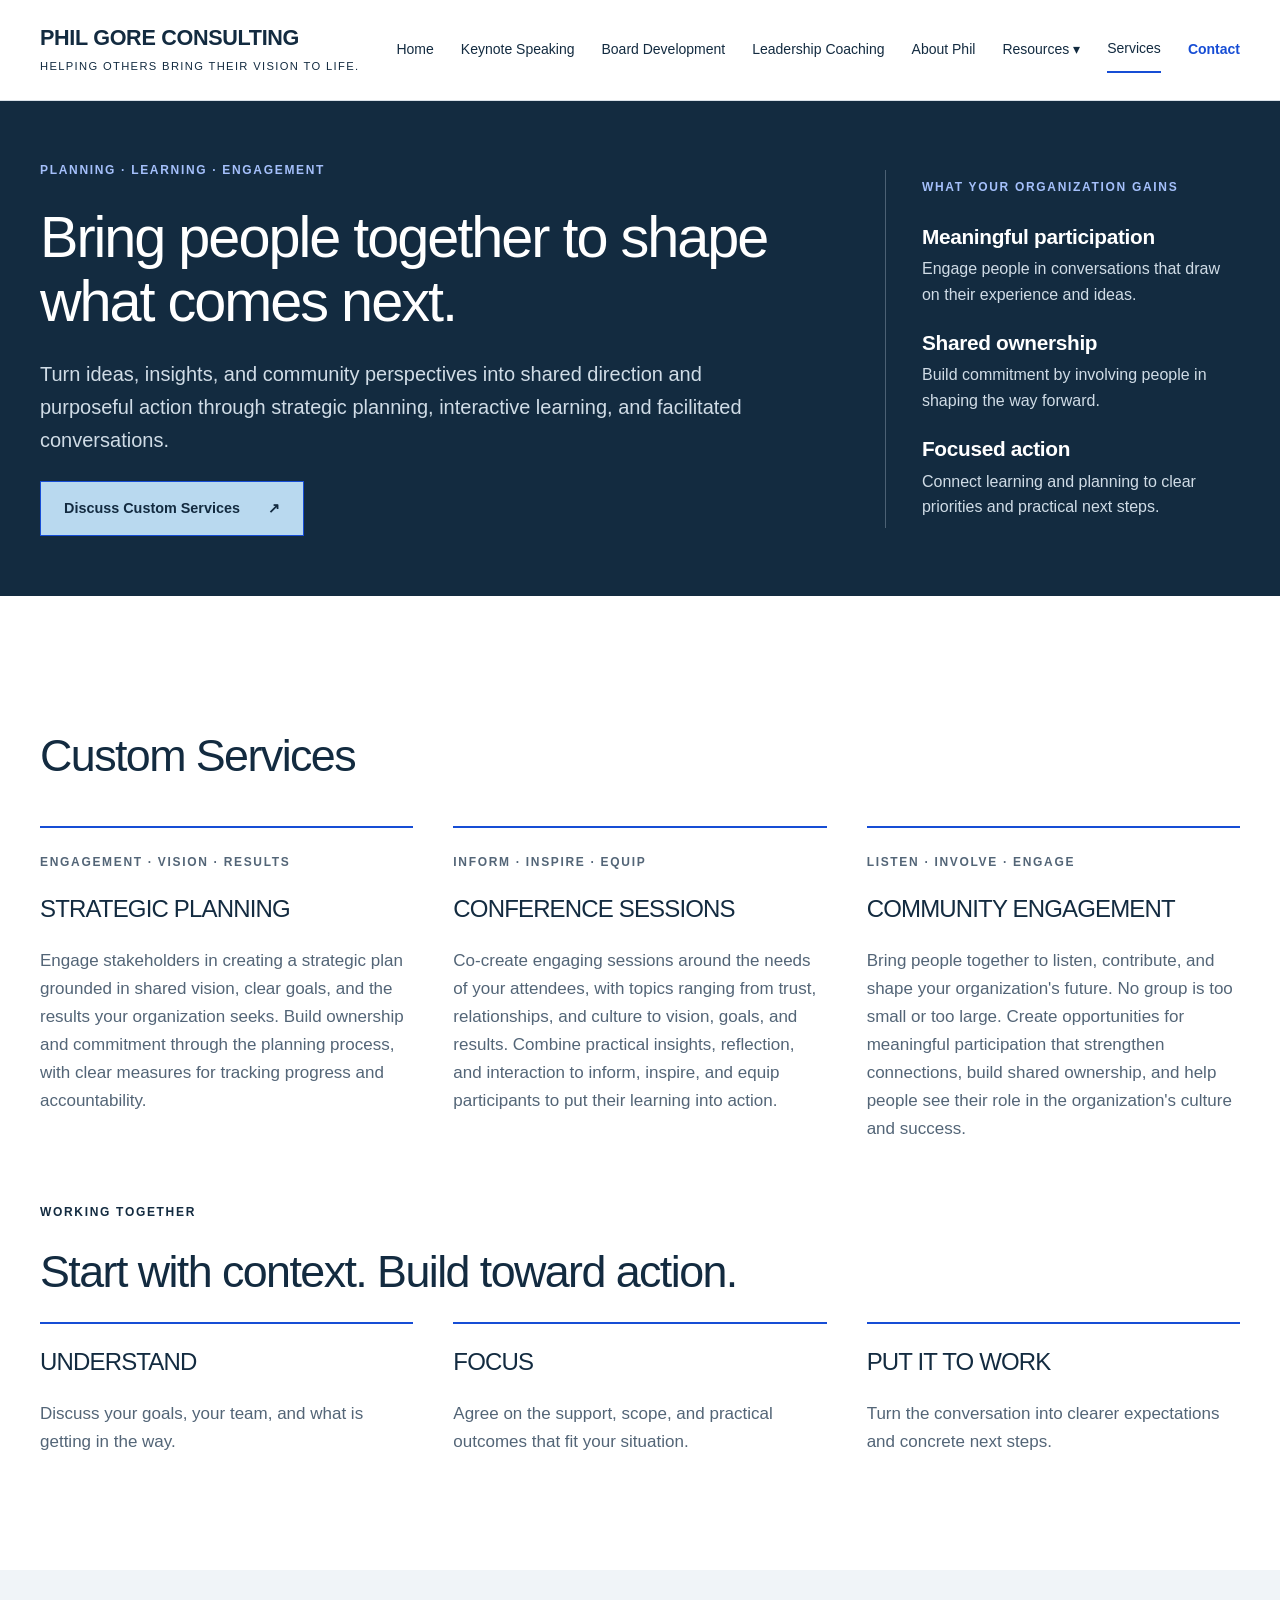
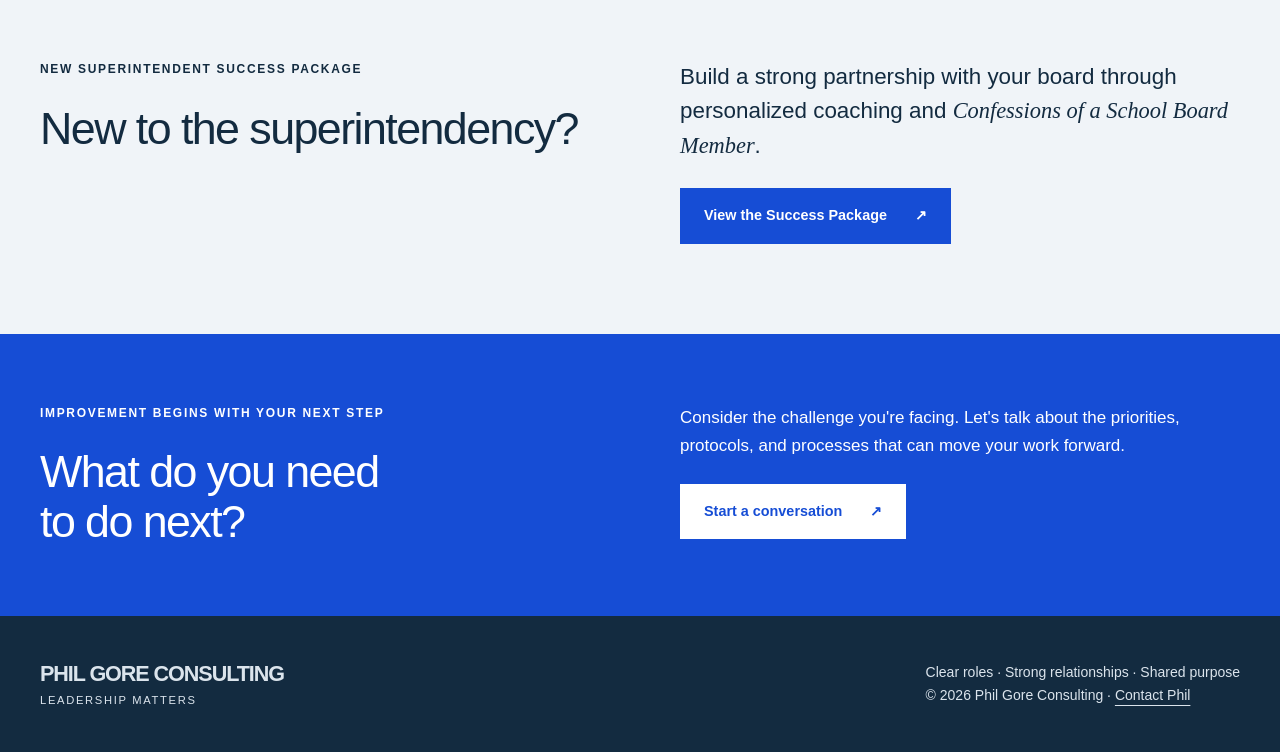
<file: services/index.html>
<!DOCTYPE html><html lang="en"><head><meta charset="utf-8"><meta name="viewport" content="width=device-width,initial-scale=1"><title>Leadership Coaching and Board Development | Phil Gore Consulting</title><meta name="description" content="Explore governance consulting, coaching, strategic planning, trust-building, superintendent evaluation, workshops and keynotes."><link rel="canonical" href="https://philgore.net/services/"><meta name="robots" content="index, follow, max-image-preview:large"><script type="application/ld+json">{"@context":"https://schema.org","@graph":[{"@type":"Person","@id":"https://philgore.net/#phil-gore","name":"Phil Gore","honorificSuffix":"PhD","url":"https://philgore.net/about/","image":"https://philgore.net/assets/phil-about.jpg","sameAs":["https://www.linkedin.com/in/phil-gore-phd-64459114"]},{"@type":"Organization","@id":"https://philgore.net/#consulting","name":"Phil Gore Consulting","url":"https://philgore.net/"},{"@type":"WebSite","@id":"https://philgore.net/#website","name":"Phil Gore Consulting","url":"https://philgore.net/","publisher":{"@id":"https://philgore.net/#consulting"},"inLanguage":"en-US"},{"@type":"WebPage","@id":"https://philgore.net/services/#webpage","url":"https://philgore.net/services/","name":"Leadership Coaching and Board Development | Phil Gore Consulting","description":"Explore governance consulting, coaching, strategic planning, trust-building, superintendent evaluation, workshops and keynotes.","isPartOf":{"@id":"https://philgore.net/#website"},"inLanguage":"en-US"},{"@type":"Service","@id":"https://philgore.net/services/#governance","name":"Board-CEO Relationship","url":"https://philgore.net/services/#governance","provider":{"@id":"https://philgore.net/#consulting"}},{"@type":"Service","@id":"https://philgore.net/services/#coaching","name":"Executive and board coaching","url":"https://philgore.net/services/#coaching","provider":{"@id":"https://philgore.net/#consulting"}},{"@type":"Service","@id":"https://philgore.net/services/#strategy","name":"Strategic planning","url":"https://philgore.net/services/#strategy","provider":{"@id":"https://philgore.net/#consulting"}},{"@type":"Service","@id":"https://philgore.net/services/#trust","name":"Trust-building","url":"https://philgore.net/services/#trust","provider":{"@id":"https://philgore.net/#consulting"}},{"@type":"Service","@id":"https://philgore.net/services/#evaluation","name":"CEO and superintendent evaluation","url":"https://philgore.net/services/#evaluation","provider":{"@id":"https://philgore.net/#consulting"}},{"@type":"Service","@id":"https://philgore.net/services/#speaking","name":"Workshops and keynotes","url":"https://philgore.net/services/#speaking","provider":{"@id":"https://philgore.net/#consulting"}},{"@type":"Service","@id":"https://philgore.net/services/#new-superintendent-package","name":"New Superintendent Success Package","url":"https://philgore.net/services/#new-superintendent-package","provider":{"@id":"https://philgore.net/#consulting"}}]}</script><meta property="og:url" content="https://philgore.net/services/"><meta property="og:site_name" content="Phil Gore Consulting"><meta property="og:locale" content="en_US"><meta name="twitter:title" content="Leadership Coaching and Board Development | Phil Gore Consulting"><meta name="twitter:description" content="Explore governance consulting, coaching, strategic planning, trust-building, superintendent evaluation, workshops and keynotes."><meta name="twitter:image:alt" content="Phil Gore"><meta property="og:title" content="Leadership Coaching and Board Development | Phil Gore Consulting"><meta property="og:description" content="Explore governance consulting, coaching, strategic planning, trust-building, superintendent evaluation, workshops and keynotes."><meta property="og:type" content="website"><meta property="og:image" content="https://philgore.net/assets/phil-about.jpg"><meta property="og:image:alt" content="Phil Gore"><meta name="twitter:card" content="summary_large_image"><meta name="twitter:image" content="https://philgore.net/assets/phil-about.jpg"><meta name="theme-color" content="#132b40"><link rel="icon" type="image/svg+xml" href="/favicon-pg.svg"><link rel="stylesheet" href="/_astro/Base.B_Kn-ehx.css"><style>.services-hero-grid[data-astro-cid-lnthwwyx]{grid-template-columns:minmax(0,2fr) minmax(0,.9fr);align-items:center;gap:56px;display:grid}.services-gains[data-astro-cid-lnthwwyx]{border-left:1px solid #4c6174;padding:8px 0 8px 36px}.services-gains[data-astro-cid-lnthwwyx] .eyebrow[data-astro-cid-lnthwwyx]{margin:0 0 28px}.services-gains[data-astro-cid-lnthwwyx] h2[data-astro-cid-lnthwwyx]{letter-spacing:-.015em;margin-bottom:8px;font-size:1.3rem;font-weight:600}.services-gains[data-astro-cid-lnthwwyx] p[data-astro-cid-lnthwwyx]:not(.eyebrow){color:#d0dce6;margin-bottom:24px;font-size:1rem;line-height:1.6}.services-gains[data-astro-cid-lnthwwyx]>div[data-astro-cid-lnthwwyx]:last-child p[data-astro-cid-lnthwwyx]{margin-bottom:0}@media (width<=900px){.services-hero-grid[data-astro-cid-lnthwwyx]{grid-template-columns:minmax(0,1fr);gap:36px}.services-gains[data-astro-cid-lnthwwyx]{border-top:1px solid #4c6174;border-left:0;padding:28px 0 0}}.working-together[data-astro-cid-lnthwwyx]{margin-top:36px}.working-together[data-astro-cid-lnthwwyx] .topic-grid[data-astro-cid-lnthwwyx]{margin-top:24px}.custom-services-button[data-astro-cid-lnthwwyx]{color:#132b40;background:#b9d9ef}.custom-services-button[data-astro-cid-lnthwwyx]:hover,.custom-services-button[data-astro-cid-lnthwwyx]:focus-visible{color:#132b40;background:#d6eaf7}
</style></head><body><a class="skip" href="#main">Skip to content</a><header class="header" data-astro-cid-nen7h5rs><div class="wrap header-inner" data-astro-cid-nen7h5rs><a class="brand" href="/" data-astro-cid-nen7h5rs>PHIL GORE CONSULTING<small data-astro-cid-nen7h5rs>Helping others bring their vision to life.</small></a><button class="menu-button" aria-controls="navigation" aria-expanded="false" data-astro-cid-nen7h5rs>Menu</button><nav id="navigation" aria-label="Main navigation" data-astro-cid-nen7h5rs><a href="/" data-astro-cid-nen7h5rs>Home</a><a href="/events/" data-astro-cid-nen7h5rs>Keynote Speaking</a><a href="/board-development/" data-astro-cid-nen7h5rs>Board Development</a><a href="/executive-coaching/" data-astro-cid-nen7h5rs>Leadership Coaching</a><a href="/about/" data-astro-cid-nen7h5rs>About Phil</a><details class="resources-menu" data-astro-cid-nen7h5rs><summary data-astro-cid-nen7h5rs>Resources</summary><div class="resources-links" data-astro-cid-nen7h5rs><a href="/podcasts/" data-astro-cid-nen7h5rs>Podcasts</a><a href="/book/" data-astro-cid-nen7h5rs>Publications</a><a href="/insights/" data-astro-cid-nen7h5rs>Insights</a></div></details><a href="/services/" aria-current="page" data-astro-cid-nen7h5rs>Services</a><a href="/contact/" data-astro-cid-nen7h5rs>Contact</a></nav></div></header><script type="module">var e=document.querySelector(`.menu-button`);e?.addEventListener(`click`,()=>{let t=document.querySelector(`nav`)?.classList.toggle(`open`);e.setAttribute(`aria-expanded`,String(!!t)),e.textContent=t?`Close`:`Menu`});var t=document.querySelector(`.resources-menu`);document.addEventListener(`click`,e=>{t&&!t.contains(e.target)&&(t.open=!1)}),t?.addEventListener(`keydown`,e=>{e.key===`Escape`&&(t.open=!1,t.querySelector(`summary`)?.focus())});</script><main id="main"><section class="page-intro leadership-hero" data-astro-cid-lnthwwyx><div class="wrap services-hero-grid" data-astro-cid-lnthwwyx><div class="leadership-intro" data-astro-cid-lnthwwyx><p class="eyebrow" data-astro-cid-lnthwwyx>Planning &#183; Learning &#183; Engagement</p><h1 class="leadership-heading" data-astro-cid-lnthwwyx>Bring people together to shape what comes next.</h1><p class="lead" data-astro-cid-lnthwwyx>Turn ideas, insights, and community perspectives into shared direction and purposeful action through strategic planning, interactive learning, and facilitated conversations.</p><a class="button custom-services-button" href="mailto:phil@philgore.net" data-astro-cid-lnthwwyx>Discuss Custom Services <span aria-hidden="true" data-astro-cid-lnthwwyx>&#8599;</span></a></div><aside class="services-gains" aria-labelledby="services-gains-heading" data-astro-cid-lnthwwyx><p class="eyebrow" id="services-gains-heading" data-astro-cid-lnthwwyx>What your organization gains</p><div data-astro-cid-lnthwwyx><h2 data-astro-cid-lnthwwyx>Meaningful participation</h2><p data-astro-cid-lnthwwyx>Engage people in conversations that draw on their experience and ideas.</p></div><div data-astro-cid-lnthwwyx><h2 data-astro-cid-lnthwwyx>Shared ownership</h2><p data-astro-cid-lnthwwyx>Build commitment by involving people in shaping the way forward.</p></div><div data-astro-cid-lnthwwyx><h2 data-astro-cid-lnthwwyx>Focused action</h2><p data-astro-cid-lnthwwyx>Connect learning and planning to clear priorities and practical next steps.</p></div></aside></div></section><section class="section wrap" data-astro-cid-lnthwwyx><h2 id="service-options" data-astro-cid-lnthwwyx>Custom Services</h2><div class="three topic-grid" aria-labelledby="service-options" data-astro-cid-lnthwwyx><article id="strategy" data-astro-cid-lnthwwyx><p class="eyebrow" data-astro-cid-lnthwwyx>Engagement &#183; Vision &#183; Results</p><h3 data-astro-cid-lnthwwyx>STRATEGIC PLANNING</h3><p data-astro-cid-lnthwwyx>Engage stakeholders in creating a strategic plan grounded in shared vision, clear goals, and the results your organization seeks. Build ownership and commitment through the planning process, with clear measures for tracking progress and accountability.</p></article><article id="conference-sessions" data-astro-cid-lnthwwyx><p class="eyebrow" data-astro-cid-lnthwwyx>Inform &#183; Inspire &#183; Equip</p><h3 data-astro-cid-lnthwwyx>CONFERENCE SESSIONS</h3><p data-astro-cid-lnthwwyx>Co-create engaging sessions around the needs of your attendees, with topics ranging from trust, relationships, and culture to vision, goals, and results. Combine practical insights, reflection, and interaction to inform, inspire, and equip participants to put their learning into action.</p></article><article id="community-engagement" data-astro-cid-lnthwwyx><p class="eyebrow" data-astro-cid-lnthwwyx>Listen &#183; Involve &#183; Engage</p><h3 data-astro-cid-lnthwwyx>COMMUNITY ENGAGEMENT</h3><p data-astro-cid-lnthwwyx>Bring people together to listen, contribute, and shape your organization's future. No group is too small or too large. Create opportunities for meaningful participation that strengthen connections, build shared ownership, and help people see their role in the organization's culture and success.</p></article></div><section class="working-together" aria-labelledby="working-together-title" data-astro-cid-lnthwwyx><p class="eyebrow" data-astro-cid-lnthwwyx>Working together</p><h2 id="working-together-title" data-astro-cid-lnthwwyx>Start with context. Build toward action.</h2><div class="three topic-grid" data-astro-cid-lnthwwyx><article data-astro-cid-lnthwwyx><h3 data-astro-cid-lnthwwyx>UNDERSTAND</h3><p data-astro-cid-lnthwwyx>Discuss your goals, your team, and what is getting in the way.</p></article><article data-astro-cid-lnthwwyx><h3 data-astro-cid-lnthwwyx>FOCUS</h3><p data-astro-cid-lnthwwyx>Agree on the support, scope, and practical outcomes that fit your situation.</p></article><article data-astro-cid-lnthwwyx><h3 data-astro-cid-lnthwwyx>PUT IT TO WORK</h3><p data-astro-cid-lnthwwyx>Turn the conversation into clearer expectations and concrete next steps.</p></article></div></section></section><section class="tinted section" id="new-superintendent-package" aria-label="New Superintendent Success Package"><div class="wrap split"><div><p class="eyebrow">New Superintendent Success Package</p><h2>New to the superintendency?</h2></div><div><p class="large">Build a strong partnership with your board through personalized coaching and <em>Confessions of a School Board Member</em>.</p><a class="button" href="/new-superintendent-success-package/">View the Success Package <span aria-hidden="true">&#8599;</span></a></div></div></section><section class="cta"><div class="wrap split"><div><p class="eyebrow">IMPROVEMENT BEGINS WITH YOUR NEXT STEP</p><h2>What do you need<br data-astro-cid-lnthwwyx>to do next?</h2></div><div><p>Consider the challenge you're facing. Let's talk about the priorities, protocols, and processes that can move your work forward.</p><a class="button " href="/contact/">Start a conversation <span aria-hidden="true">↗</span></a></div></div></section></main><footer><div class="wrap"><a class="brand" href="/">PHIL GORE CONSULTING<small>LEADERSHIP MATTERS</small></a><p>Clear roles · Strong relationships · Shared purpose<br>© 2026 Phil Gore Consulting · <a href="/contact/">Contact Phil</a></p></div></footer></body></html>
</file>
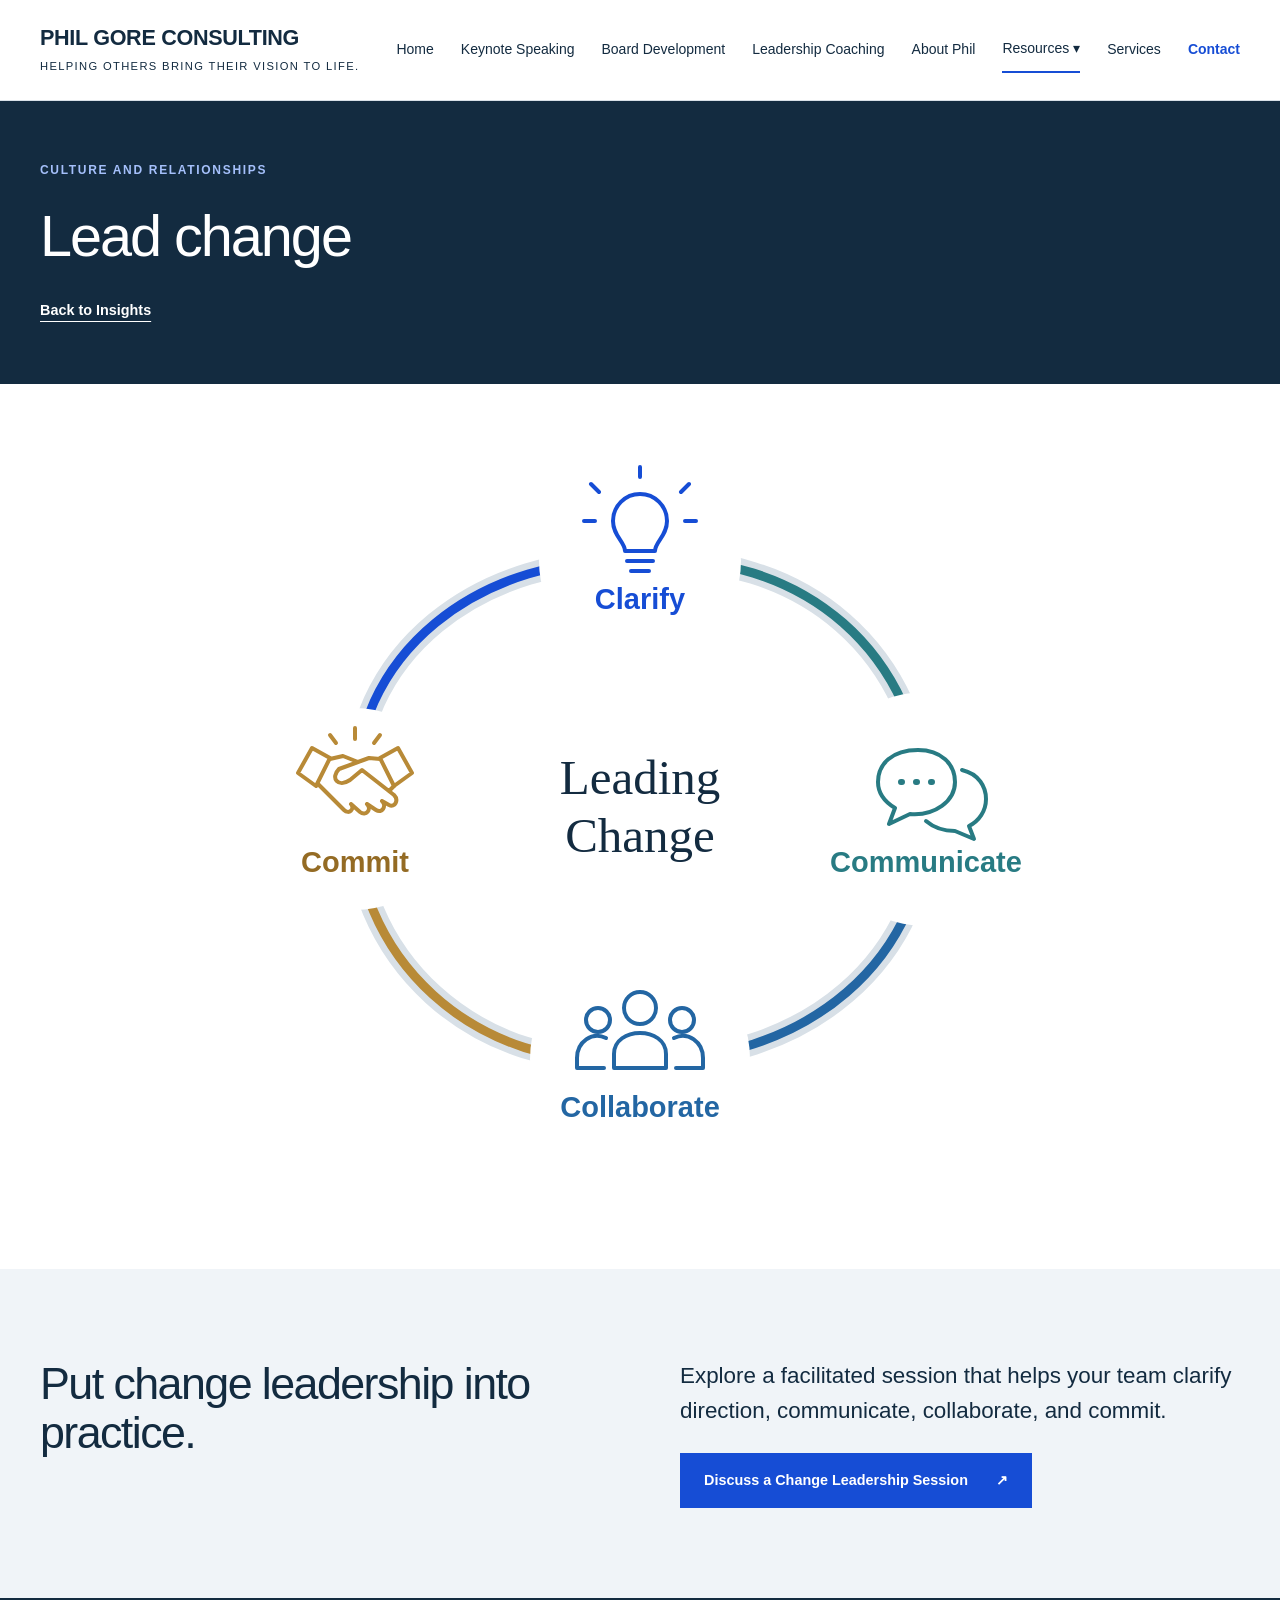
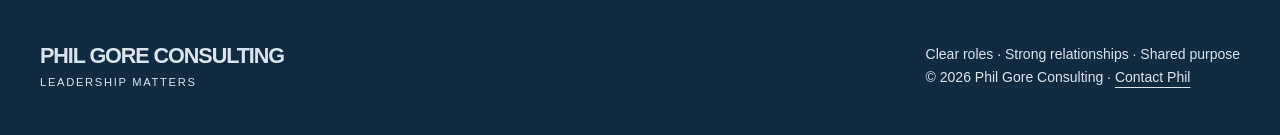
<file: insights/lead-change/index.html>
<!DOCTYPE html><html lang="en"><head><meta charset="utf-8"><meta name="viewport" content="width=device-width,initial-scale=1"><title>Lead change | Phil Gore Consulting</title><meta name="description" content="Clarify, Communicate, Collaborate, and Commit."><link rel="canonical" href="https://philgore.net/insights/lead-change/"><meta name="robots" content="index, follow, max-image-preview:large"><script type="application/ld+json">{"@context":"https://schema.org","@graph":[{"@type":"Person","@id":"https://philgore.net/#phil-gore","name":"Phil Gore","honorificSuffix":"PhD","url":"https://philgore.net/about/","image":"https://philgore.net/assets/phil-about.jpg","sameAs":["https://www.linkedin.com/in/phil-gore-phd-64459114"]},{"@type":"Organization","@id":"https://philgore.net/#consulting","name":"Phil Gore Consulting","url":"https://philgore.net/"},{"@type":"WebSite","@id":"https://philgore.net/#website","name":"Phil Gore Consulting","url":"https://philgore.net/","publisher":{"@id":"https://philgore.net/#consulting"},"inLanguage":"en-US"},{"@type":"WebPage","@id":"https://philgore.net/insights/lead-change/#webpage","url":"https://philgore.net/insights/lead-change/","name":"Lead change | Phil Gore Consulting","description":"Clarify, Communicate, Collaborate, and Commit.","isPartOf":{"@id":"https://philgore.net/#website"},"inLanguage":"en-US"}]}</script><meta property="og:url" content="https://philgore.net/insights/lead-change/"><meta property="og:site_name" content="Phil Gore Consulting"><meta property="og:locale" content="en_US"><meta name="twitter:title" content="Lead change | Phil Gore Consulting"><meta name="twitter:description" content="Clarify, Communicate, Collaborate, and Commit."><meta name="twitter:image:alt" content="Phil Gore"><meta property="og:title" content="Lead change | Phil Gore Consulting"><meta property="og:description" content="Clarify, Communicate, Collaborate, and Commit."><meta property="og:type" content="website"><meta property="og:image" content="https://philgore.net/assets/phil-about.jpg"><meta property="og:image:alt" content="Phil Gore"><meta name="twitter:card" content="summary_large_image"><meta name="twitter:image" content="https://philgore.net/assets/phil-about.jpg"><meta name="theme-color" content="#132b40"><link rel="icon" type="image/svg+xml" href="/favicon-pg.svg"><link rel="stylesheet" href="/_astro/Base.B_Kn-ehx.css"><style>.page-intro[data-astro-cid-x5lpxiq2] .textlink[data-astro-cid-x5lpxiq2]{color:#fff}.change-graphic[data-astro-cid-x5lpxiq2]{padding-bottom:80px}.change-graphic[data-astro-cid-x5lpxiq2] img[data-astro-cid-x5lpxiq2]{width:100%;max-width:900px;height:auto;margin:0 auto;display:block}
</style></head><body><a class="skip" href="#main">Skip to content</a><header class="header" data-astro-cid-nen7h5rs><div class="wrap header-inner" data-astro-cid-nen7h5rs><a class="brand" href="/" data-astro-cid-nen7h5rs>PHIL GORE CONSULTING<small data-astro-cid-nen7h5rs>Helping others bring their vision to life.</small></a><button class="menu-button" aria-controls="navigation" aria-expanded="false" data-astro-cid-nen7h5rs>Menu</button><nav id="navigation" aria-label="Main navigation" data-astro-cid-nen7h5rs><a href="/" data-astro-cid-nen7h5rs>Home</a><a href="/events/" data-astro-cid-nen7h5rs>Keynote Speaking</a><a href="/board-development/" data-astro-cid-nen7h5rs>Board Development</a><a href="/executive-coaching/" data-astro-cid-nen7h5rs>Leadership Coaching</a><a href="/about/" data-astro-cid-nen7h5rs>About Phil</a><details class="resources-menu" data-astro-cid-nen7h5rs><summary data-current="true" data-astro-cid-nen7h5rs>Resources</summary><div class="resources-links" data-astro-cid-nen7h5rs><a href="/podcasts/" data-astro-cid-nen7h5rs>Podcasts</a><a href="/book/" data-astro-cid-nen7h5rs>Publications</a><a href="/insights/" data-astro-cid-nen7h5rs>Insights</a></div></details><a href="/services/" data-astro-cid-nen7h5rs>Services</a><a href="/contact/" data-astro-cid-nen7h5rs>Contact</a></nav></div></header><script type="module">var e=document.querySelector(`.menu-button`);e?.addEventListener(`click`,()=>{let t=document.querySelector(`nav`)?.classList.toggle(`open`);e.setAttribute(`aria-expanded`,String(!!t)),e.textContent=t?`Close`:`Menu`});var t=document.querySelector(`.resources-menu`);document.addEventListener(`click`,e=>{t&&!t.contains(e.target)&&(t.open=!1)}),t?.addEventListener(`keydown`,e=>{e.key===`Escape`&&(t.open=!1,t.querySelector(`summary`)?.focus())});</script><main id="main"><section class="page-intro" data-astro-cid-x5lpxiq2><div class="wrap" data-astro-cid-x5lpxiq2><p class="eyebrow" data-astro-cid-x5lpxiq2>Culture and Relationships</p><h1 data-astro-cid-x5lpxiq2>Lead change</h1><a class="textlink" href="/insights/" data-astro-cid-x5lpxiq2>Back to Insights</a></div></section><section class="wrap change-graphic" aria-label="Leading Change" data-astro-cid-x5lpxiq2><img src="/assets/culture-change-cycle.svg" width="900" height="760" alt="Clarify, Communicate, Collaborate, and Commit surround Leading Change in a continuous circle with no arrows, beginning, or end." data-astro-cid-x5lpxiq2></section><section class="tinted section"><div class="wrap split"><h2>Put change leadership into practice.</h2><div><p class="large">Explore a facilitated session that helps your team clarify direction, communicate, collaborate, and commit.</p><a class="button" href="/contact/?service=Workshops%20%26%20keynotes">Discuss a Change Leadership Session <span aria-hidden="true">&#8599;</span></a></div></div></section></main><footer><div class="wrap"><a class="brand" href="/">PHIL GORE CONSULTING<small>LEADERSHIP MATTERS</small></a><p>Clear roles · Strong relationships · Shared purpose<br>© 2026 Phil Gore Consulting · <a href="/contact/">Contact Phil</a></p></div></footer></body></html>
</file>
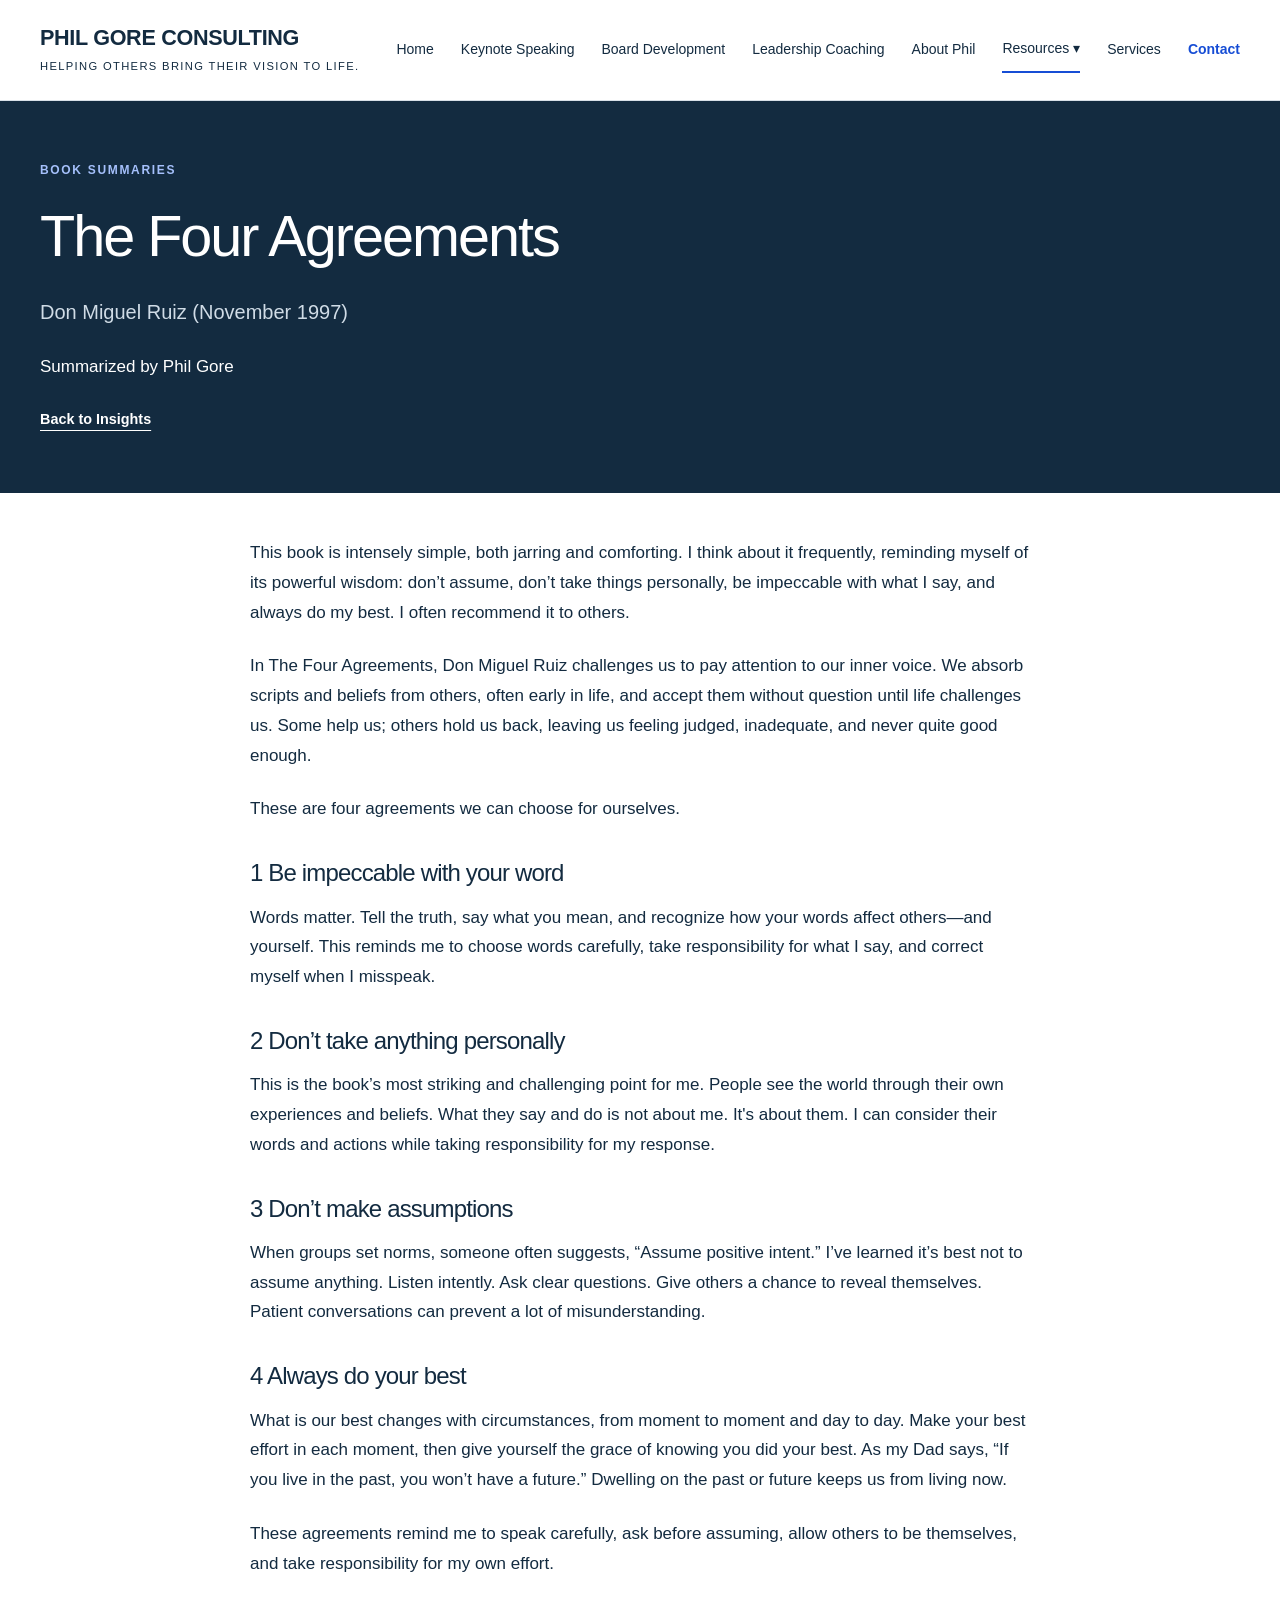
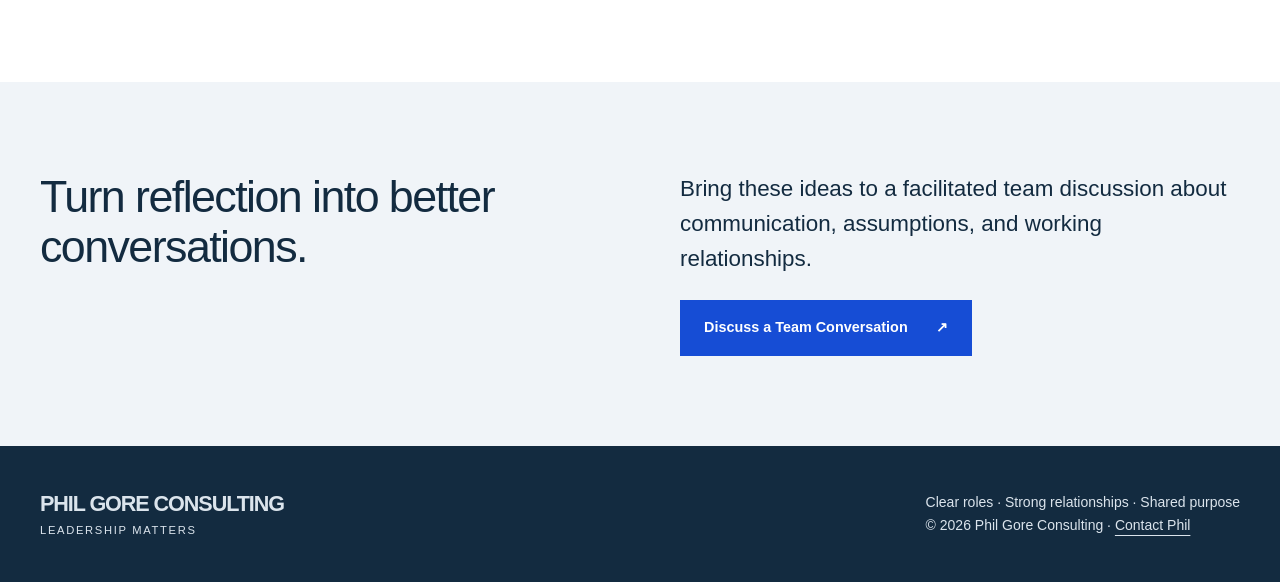
<file: insights/the-four-agreements/index.html>
<!DOCTYPE html><html lang="en"><head><meta charset="utf-8"><meta name="viewport" content="width=device-width,initial-scale=1"><title>The Four Agreements Summarized | Phil Gore Consulting</title><meta name="description" content="Phil Gore's summary and personal reflections on The Four Agreements by Don Miguel Ruiz."><link rel="canonical" href="https://philgore.net/insights/the-four-agreements/"><meta name="robots" content="index, follow, max-image-preview:large"><script type="application/ld+json">{"@context":"https://schema.org","@graph":[{"@type":"Person","@id":"https://philgore.net/#phil-gore","name":"Phil Gore","honorificSuffix":"PhD","url":"https://philgore.net/about/","image":"https://philgore.net/assets/phil-about.jpg","sameAs":["https://www.linkedin.com/in/phil-gore-phd-64459114"]},{"@type":"Organization","@id":"https://philgore.net/#consulting","name":"Phil Gore Consulting","url":"https://philgore.net/"},{"@type":"WebSite","@id":"https://philgore.net/#website","name":"Phil Gore Consulting","url":"https://philgore.net/","publisher":{"@id":"https://philgore.net/#consulting"},"inLanguage":"en-US"},{"@type":"WebPage","@id":"https://philgore.net/insights/the-four-agreements/#webpage","url":"https://philgore.net/insights/the-four-agreements/","name":"The Four Agreements Summarized | Phil Gore Consulting","description":"Phil Gore's summary and personal reflections on The Four Agreements by Don Miguel Ruiz.","isPartOf":{"@id":"https://philgore.net/#website"},"inLanguage":"en-US"},{"@type":"Article","@id":"https://philgore.net/insights/the-four-agreements/#article","headline":"The Four Agreements Summarized","description":"Phil Gore's summary and personal reflections on The Four Agreements by Don Miguel Ruiz.","author":{"@id":"https://philgore.net/#phil-gore"},"publisher":{"@id":"https://philgore.net/#consulting"},"mainEntityOfPage":{"@id":"https://philgore.net/insights/the-four-agreements/#webpage"},"image":"https://philgore.net/assets/phil-about.jpg","inLanguage":"en-US"}]}</script><meta property="og:url" content="https://philgore.net/insights/the-four-agreements/"><meta property="og:site_name" content="Phil Gore Consulting"><meta property="og:locale" content="en_US"><meta name="twitter:title" content="The Four Agreements Summarized | Phil Gore Consulting"><meta name="twitter:description" content="Phil Gore's summary and personal reflections on The Four Agreements by Don Miguel Ruiz."><meta name="twitter:image:alt" content="Phil Gore"><meta property="og:title" content="The Four Agreements Summarized | Phil Gore Consulting"><meta property="og:description" content="Phil Gore's summary and personal reflections on The Four Agreements by Don Miguel Ruiz."><meta property="og:type" content="article"><meta property="og:image" content="https://philgore.net/assets/phil-about.jpg"><meta property="og:image:alt" content="Phil Gore"><meta name="twitter:card" content="summary_large_image"><meta name="twitter:image" content="https://philgore.net/assets/phil-about.jpg"><meta name="theme-color" content="#132b40"><link rel="icon" type="image/svg+xml" href="/favicon-pg.svg"><link rel="stylesheet" href="/_astro/Base.B_Kn-ehx.css"><style>.page-intro[data-astro-cid-uxdbmx6n] .textlink[data-astro-cid-uxdbmx6n]{color:#fff}.book-summary[data-astro-cid-uxdbmx6n]{max-width:780px;padding-bottom:80px}.book-summary[data-astro-cid-uxdbmx6n] p[data-astro-cid-uxdbmx6n]{margin-bottom:24px;line-height:1.75}.book-summary[data-astro-cid-uxdbmx6n] h2[data-astro-cid-uxdbmx6n]{margin-top:36px;margin-bottom:16px;font-size:1.5rem}@media (width<=620px){.book-summary[data-astro-cid-uxdbmx6n]{padding-bottom:50px}}
</style></head><body><a class="skip" href="#main">Skip to content</a><header class="header" data-astro-cid-nen7h5rs><div class="wrap header-inner" data-astro-cid-nen7h5rs><a class="brand" href="/" data-astro-cid-nen7h5rs>PHIL GORE CONSULTING<small data-astro-cid-nen7h5rs>Helping others bring their vision to life.</small></a><button class="menu-button" aria-controls="navigation" aria-expanded="false" data-astro-cid-nen7h5rs>Menu</button><nav id="navigation" aria-label="Main navigation" data-astro-cid-nen7h5rs><a href="/" data-astro-cid-nen7h5rs>Home</a><a href="/events/" data-astro-cid-nen7h5rs>Keynote Speaking</a><a href="/board-development/" data-astro-cid-nen7h5rs>Board Development</a><a href="/executive-coaching/" data-astro-cid-nen7h5rs>Leadership Coaching</a><a href="/about/" data-astro-cid-nen7h5rs>About Phil</a><details class="resources-menu" data-astro-cid-nen7h5rs><summary data-current="true" data-astro-cid-nen7h5rs>Resources</summary><div class="resources-links" data-astro-cid-nen7h5rs><a href="/podcasts/" data-astro-cid-nen7h5rs>Podcasts</a><a href="/book/" data-astro-cid-nen7h5rs>Publications</a><a href="/insights/" data-astro-cid-nen7h5rs>Insights</a></div></details><a href="/services/" data-astro-cid-nen7h5rs>Services</a><a href="/contact/" data-astro-cid-nen7h5rs>Contact</a></nav></div></header><script type="module">var e=document.querySelector(`.menu-button`);e?.addEventListener(`click`,()=>{let t=document.querySelector(`nav`)?.classList.toggle(`open`);e.setAttribute(`aria-expanded`,String(!!t)),e.textContent=t?`Close`:`Menu`});var t=document.querySelector(`.resources-menu`);document.addEventListener(`click`,e=>{t&&!t.contains(e.target)&&(t.open=!1)}),t?.addEventListener(`keydown`,e=>{e.key===`Escape`&&(t.open=!1,t.querySelector(`summary`)?.focus())});</script><main id="main"><section class="page-intro" data-astro-cid-uxdbmx6n><div class="wrap" data-astro-cid-uxdbmx6n><p class="eyebrow" data-astro-cid-uxdbmx6n>Book Summaries</p><h1 data-astro-cid-uxdbmx6n>The Four Agreements</h1><p class="lead" data-astro-cid-uxdbmx6n>Don Miguel Ruiz (November 1997)</p><p data-astro-cid-uxdbmx6n>Summarized by Phil Gore</p><a class="textlink" href="/insights/" data-astro-cid-uxdbmx6n>Back to Insights</a></div></section><article class="wrap book-summary" data-astro-cid-uxdbmx6n><p data-astro-cid-uxdbmx6n>This book is intensely simple, both jarring and comforting. I think about it frequently, reminding myself of its powerful wisdom: don’t assume, don’t take things personally, be impeccable with what I say, and always do my best. I often recommend it to others.</p><p data-astro-cid-uxdbmx6n>In The Four Agreements, Don Miguel Ruiz challenges us to pay attention to our inner voice. We absorb scripts and beliefs from others, often early in life, and accept them without question until life challenges us. Some help us; others hold us back, leaving us feeling judged, inadequate, and never quite good enough.</p><p data-astro-cid-uxdbmx6n>These are four agreements we can choose for ourselves.</p><h2 data-astro-cid-uxdbmx6n>1 Be impeccable with your word</h2><p data-astro-cid-uxdbmx6n>Words matter. Tell the truth, say what you mean, and recognize how your words affect others—and yourself. This reminds me to choose words carefully, take responsibility for what I say, and correct myself when I misspeak.</p><h2 data-astro-cid-uxdbmx6n>2 Don’t take anything personally</h2><p data-astro-cid-uxdbmx6n>This is the book’s most striking and challenging point for me. People see the world through their own experiences and beliefs. What they say and do is not about me. It&#x27;s about them. I can consider their words and actions while taking responsibility for my response.</p><h2 data-astro-cid-uxdbmx6n>3 Don’t make assumptions</h2><p data-astro-cid-uxdbmx6n>When groups set norms, someone often suggests, “Assume positive intent.” I’ve learned it’s best not to assume anything. Listen intently. Ask clear questions. Give others a chance to reveal themselves. Patient conversations can prevent a lot of misunderstanding.</p><h2 data-astro-cid-uxdbmx6n>4 Always do your best</h2><p data-astro-cid-uxdbmx6n>What is our best changes with circumstances, from moment to moment and day to day. Make your best effort in each moment, then give yourself the grace of knowing you did your best. As my Dad says, “If you live in the past, you won’t have a future.” Dwelling on the past or future keeps us from living now.</p><p data-astro-cid-uxdbmx6n>These agreements remind me to speak carefully, ask before assuming, allow others to be themselves, and take responsibility for my own effort.</p></article><section class="tinted section"><div class="wrap split"><h2>Turn reflection into better conversations.</h2><div><p class="large">Bring these ideas to a facilitated team discussion about communication, assumptions, and working relationships.</p><a class="button" href="/contact/?service=Book%20discussion">Discuss a Team Conversation <span aria-hidden="true">&#8599;</span></a></div></div></section></main><footer><div class="wrap"><a class="brand" href="/">PHIL GORE CONSULTING<small>LEADERSHIP MATTERS</small></a><p>Clear roles · Strong relationships · Shared purpose<br>© 2026 Phil Gore Consulting · <a href="/contact/">Contact Phil</a></p></div></footer></body></html>
</file>
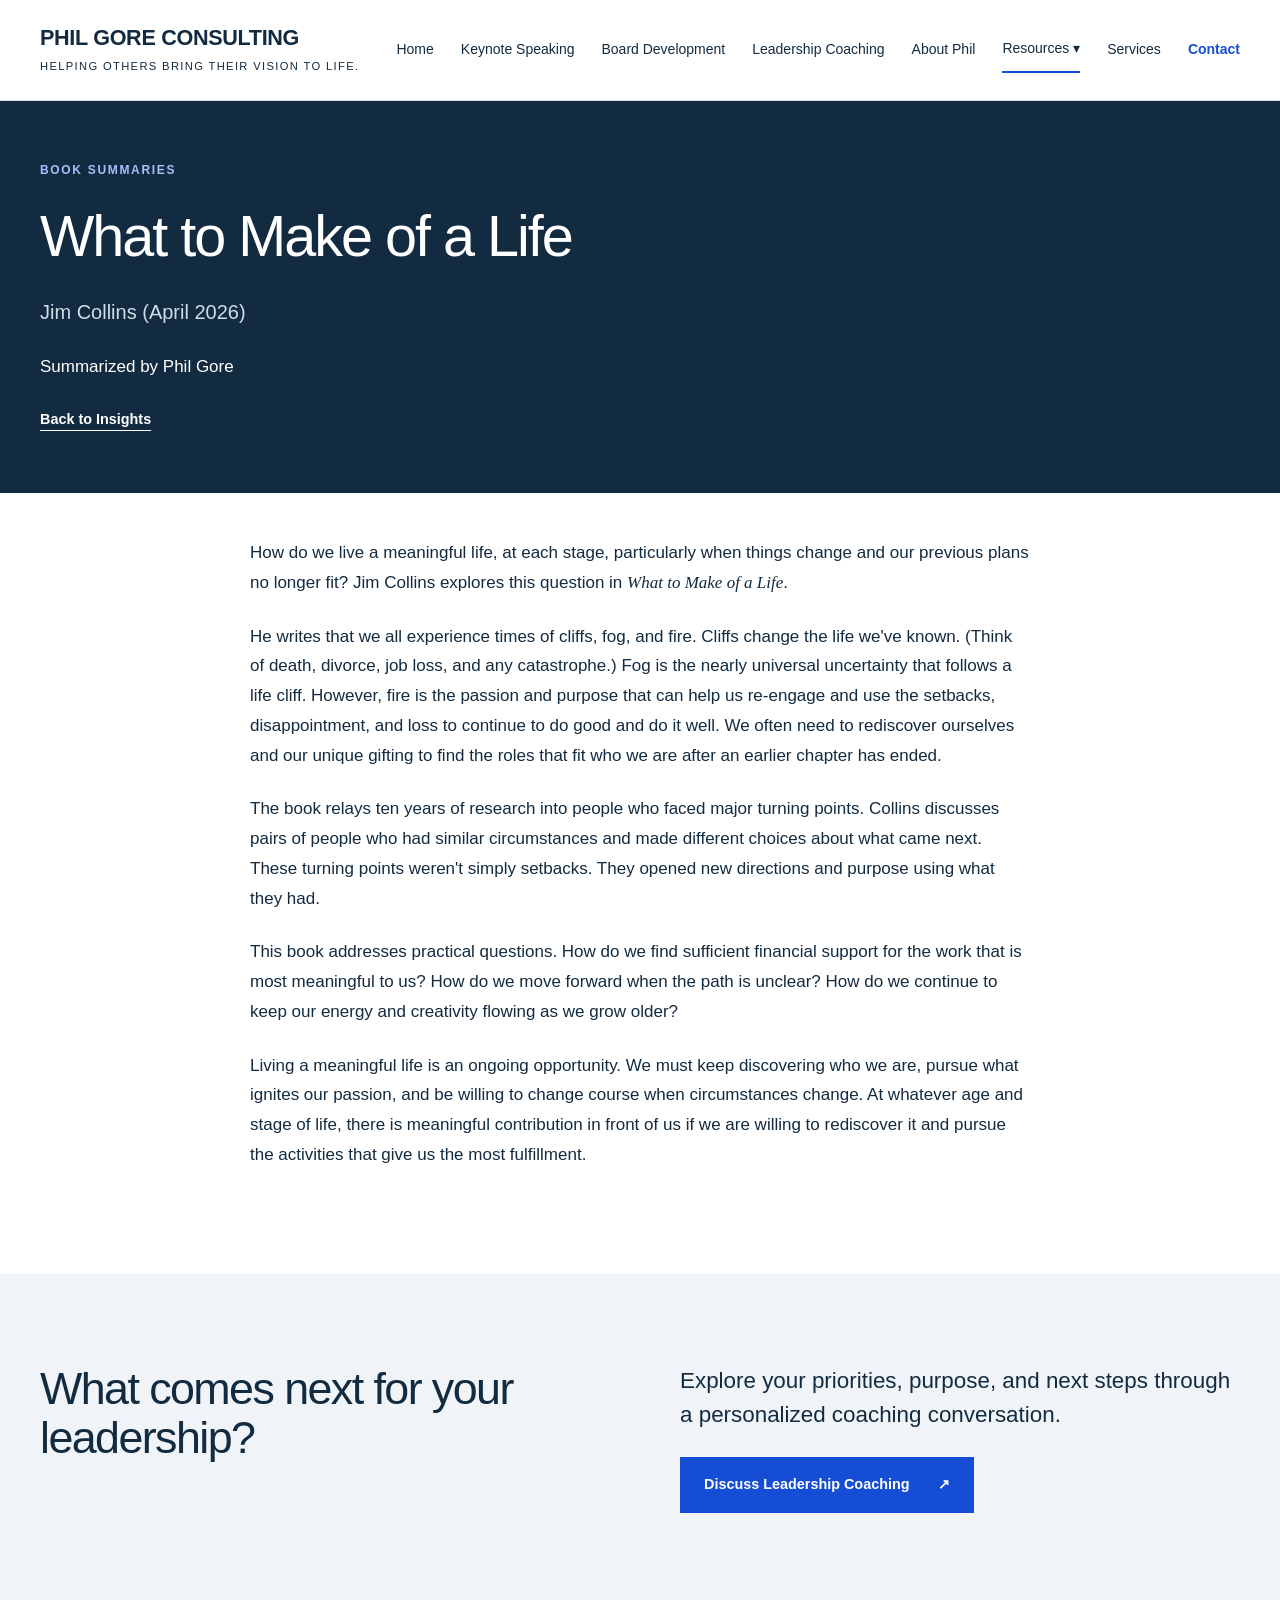
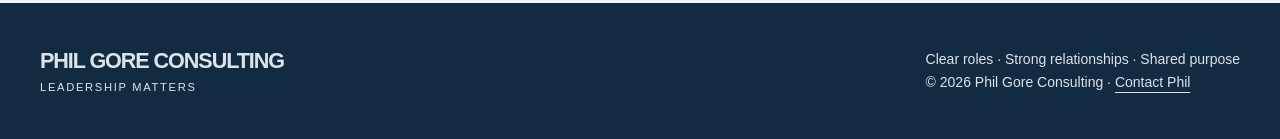
<file: insights/what-to-make-of-a-life/index.html>
<!DOCTYPE html><html lang="en"><head><meta charset="utf-8"><meta name="viewport" content="width=device-width,initial-scale=1"><title>What to Make of a Life | Phil Gore Consulting</title><meta name="description" content="Phil Gore's summary of What to Make of a Life by Jim Collins, reflecting on purpose and meaningful contribution at each stage of life."><link rel="canonical" href="https://philgore.net/insights/what-to-make-of-a-life/"><meta name="robots" content="index, follow, max-image-preview:large"><script type="application/ld+json">{"@context":"https://schema.org","@graph":[{"@type":"Person","@id":"https://philgore.net/#phil-gore","name":"Phil Gore","honorificSuffix":"PhD","url":"https://philgore.net/about/","image":"https://philgore.net/assets/phil-about.jpg","sameAs":["https://www.linkedin.com/in/phil-gore-phd-64459114"]},{"@type":"Organization","@id":"https://philgore.net/#consulting","name":"Phil Gore Consulting","url":"https://philgore.net/"},{"@type":"WebSite","@id":"https://philgore.net/#website","name":"Phil Gore Consulting","url":"https://philgore.net/","publisher":{"@id":"https://philgore.net/#consulting"},"inLanguage":"en-US"},{"@type":"WebPage","@id":"https://philgore.net/insights/what-to-make-of-a-life/#webpage","url":"https://philgore.net/insights/what-to-make-of-a-life/","name":"What to Make of a Life | Phil Gore Consulting","description":"Phil Gore's summary of What to Make of a Life by Jim Collins, reflecting on purpose and meaningful contribution at each stage of life.","isPartOf":{"@id":"https://philgore.net/#website"},"inLanguage":"en-US"}]}</script><meta property="og:url" content="https://philgore.net/insights/what-to-make-of-a-life/"><meta property="og:site_name" content="Phil Gore Consulting"><meta property="og:locale" content="en_US"><meta name="twitter:title" content="What to Make of a Life | Phil Gore Consulting"><meta name="twitter:description" content="Phil Gore's summary of What to Make of a Life by Jim Collins, reflecting on purpose and meaningful contribution at each stage of life."><meta name="twitter:image:alt" content="Phil Gore"><meta property="og:title" content="What to Make of a Life | Phil Gore Consulting"><meta property="og:description" content="Phil Gore's summary of What to Make of a Life by Jim Collins, reflecting on purpose and meaningful contribution at each stage of life."><meta property="og:type" content="website"><meta property="og:image" content="https://philgore.net/assets/phil-about.jpg"><meta property="og:image:alt" content="Phil Gore"><meta name="twitter:card" content="summary_large_image"><meta name="twitter:image" content="https://philgore.net/assets/phil-about.jpg"><meta name="theme-color" content="#132b40"><link rel="icon" type="image/svg+xml" href="/favicon-pg.svg"><link rel="stylesheet" href="/_astro/Base.B_Kn-ehx.css"><style>.page-intro[data-astro-cid-676xa7zn] .textlink[data-astro-cid-676xa7zn]{color:#fff}.book-summary[data-astro-cid-676xa7zn]{max-width:780px;padding-bottom:80px}.book-summary[data-astro-cid-676xa7zn] p[data-astro-cid-676xa7zn]{margin-bottom:24px;line-height:1.75}@media (width<=620px){.book-summary[data-astro-cid-676xa7zn]{padding-bottom:50px}}
</style></head><body><a class="skip" href="#main">Skip to content</a><header class="header" data-astro-cid-nen7h5rs><div class="wrap header-inner" data-astro-cid-nen7h5rs><a class="brand" href="/" data-astro-cid-nen7h5rs>PHIL GORE CONSULTING<small data-astro-cid-nen7h5rs>Helping others bring their vision to life.</small></a><button class="menu-button" aria-controls="navigation" aria-expanded="false" data-astro-cid-nen7h5rs>Menu</button><nav id="navigation" aria-label="Main navigation" data-astro-cid-nen7h5rs><a href="/" data-astro-cid-nen7h5rs>Home</a><a href="/events/" data-astro-cid-nen7h5rs>Keynote Speaking</a><a href="/board-development/" data-astro-cid-nen7h5rs>Board Development</a><a href="/executive-coaching/" data-astro-cid-nen7h5rs>Leadership Coaching</a><a href="/about/" data-astro-cid-nen7h5rs>About Phil</a><details class="resources-menu" data-astro-cid-nen7h5rs><summary data-current="true" data-astro-cid-nen7h5rs>Resources</summary><div class="resources-links" data-astro-cid-nen7h5rs><a href="/podcasts/" data-astro-cid-nen7h5rs>Podcasts</a><a href="/book/" data-astro-cid-nen7h5rs>Publications</a><a href="/insights/" data-astro-cid-nen7h5rs>Insights</a></div></details><a href="/services/" data-astro-cid-nen7h5rs>Services</a><a href="/contact/" data-astro-cid-nen7h5rs>Contact</a></nav></div></header><script type="module">var e=document.querySelector(`.menu-button`);e?.addEventListener(`click`,()=>{let t=document.querySelector(`nav`)?.classList.toggle(`open`);e.setAttribute(`aria-expanded`,String(!!t)),e.textContent=t?`Close`:`Menu`});var t=document.querySelector(`.resources-menu`);document.addEventListener(`click`,e=>{t&&!t.contains(e.target)&&(t.open=!1)}),t?.addEventListener(`keydown`,e=>{e.key===`Escape`&&(t.open=!1,t.querySelector(`summary`)?.focus())});</script><main id="main"><section class="page-intro" data-astro-cid-676xa7zn><div class="wrap" data-astro-cid-676xa7zn><p class="eyebrow" data-astro-cid-676xa7zn>Book Summaries</p><h1 data-astro-cid-676xa7zn>What to Make of a Life</h1><p class="lead" data-astro-cid-676xa7zn>Jim Collins (April 2026)</p><p data-astro-cid-676xa7zn>Summarized by Phil Gore</p><a class="textlink" href="/insights/" data-astro-cid-676xa7zn>Back to Insights</a></div></section><article class="wrap book-summary" data-astro-cid-676xa7zn><p data-astro-cid-676xa7zn>How do we live a meaningful life, at each stage, particularly when things change and our previous plans no longer fit? Jim Collins explores this question in <em data-astro-cid-676xa7zn>What to Make of a Life</em>.</p><p data-astro-cid-676xa7zn>He writes that we all experience times of cliffs, fog, and fire. Cliffs change the life we've known. (Think of death, divorce, job loss, and any catastrophe.) Fog is the nearly universal uncertainty that follows a life cliff. However, fire is the passion and purpose that can help us re-engage and use the setbacks, disappointment, and loss to continue to do good and do it well. We often need to rediscover ourselves and our unique gifting to find the roles that fit who we are after an earlier chapter has ended.</p><p data-astro-cid-676xa7zn>The book relays ten years of research into people who faced major turning points. Collins discusses pairs of people who had similar circumstances and made different choices about what came next. These turning points weren't simply setbacks. They opened new directions and purpose using what they had.</p><p data-astro-cid-676xa7zn>This book addresses practical questions. How do we find sufficient financial support for the work that is most meaningful to us? How do we move forward when the path is unclear? How do we continue to keep our energy and creativity flowing as we grow older?</p><p data-astro-cid-676xa7zn>Living a meaningful life is an ongoing opportunity. We must keep discovering who we are, pursue what ignites our passion, and be willing to change course when circumstances change. At whatever age and stage of life, there is meaningful contribution in front of us if we are willing to rediscover it and pursue the activities that give us the most fulfillment.</p></article><section class="tinted section"><div class="wrap split"><h2>What comes next for your leadership?</h2><div><p class="large">Explore your priorities, purpose, and next steps through a personalized coaching conversation.</p><a class="button" href="/contact/?service=Executive%20%26%20board%20coaching">Discuss Leadership Coaching <span aria-hidden="true">&#8599;</span></a></div></div></section></main><footer><div class="wrap"><a class="brand" href="/">PHIL GORE CONSULTING<small>LEADERSHIP MATTERS</small></a><p>Clear roles · Strong relationships · Shared purpose<br>© 2026 Phil Gore Consulting · <a href="/contact/">Contact Phil</a></p></div></footer></body></html>
</file>
<file: _astro/Base.B_Kn-ehx.css>
:root{--ink:#132b40;--blue:#164dd5;--sky:#dce8ff;--line:#d8e0e7;--muted:#536577;--paper:#fff;--wash:#f0f4f8}*{box-sizing:border-box}html{scroll-behavior:smooth;scroll-padding-top:110px}body{color:var(--ink);background:var(--paper);margin:0;font:17px/1.65 Arial,Helvetica,sans-serif}a{color:inherit}img{max-width:100%;height:auto}h1,h2,h3,p{margin-top:0}h1,h2,h3{letter-spacing:-.035em;line-height:1.1}h1{margin-bottom:28px;font-size:clamp(2.6rem,5.4vw,5.2rem);font-weight:500}h2{margin-bottom:26px;font-size:clamp(2rem,3.5vw,3.5rem);font-weight:500}h3{font-size:1.5rem;font-weight:500}p{margin-bottom:24px}em{font-family:Georgia,serif;font-weight:400}.wrap{width:min(1200px,100% - 80px);margin:auto}.header{border-bottom:1px solid var(--line);background:#fff}.header-inner{justify-content:space-between;align-items:center;gap:24px;min-height:100px;display:flex}.brand{letter-spacing:-.05em;font-size:1.35rem;font-weight:700;line-height:1.2;text-decoration:none}.brand small{letter-spacing:.15em;text-transform:uppercase;margin-top:7px;font-size:.7rem;font-weight:400;display:block}nav{align-items:center;gap:27px;display:flex}nav a{padding:10px 0;font-size:.875rem;text-decoration:none}nav a[aria-current]{border-bottom:2px solid var(--blue)}nav a:last-child{color:var(--blue);font-weight:700}.eyebrow{text-transform:uppercase;letter-spacing:.14em;margin-bottom:24px;font-size:.75rem;font-weight:700}.hero{background:var(--ink);color:#fff;padding:85px 0 90px}.hero-grid{grid-template-columns:1.6fr .75fr;align-items:center;gap:70px;display:grid}.hero h1 em{color:#9cbbff}.lead{max-width:720px;font-size:1.25rem;line-height:1.65}.hero .lead{color:#d0dce6;max-width:650px}.actions{flex-wrap:wrap;gap:14px;margin-top:32px;display:flex}.button{background:var(--blue);color:#fff;border:1px solid var(--blue);cursor:pointer;justify-content:space-between;align-items:center;gap:28px;padding:16px 23px;font:600 .9rem/1.5 Arial;text-decoration:none;display:inline-flex}.button:hover{color:#fff;background:#123ba1}.secondary{color:var(--ink);background:0 0;border-color:#8193a4}.hero .secondary{color:#fff;border-color:#647e94}.hero-note{border-left:1px solid #4c6174;padding:20px 0 20px 40px}.big-mark{letter-spacing:-.1em;font-size:clamp(3rem,6vw,6rem);font-weight:700;line-height:1}.big-mark span{color:#85aaff}.hero-note .eyebrow{color:#a5c0fb;margin-top:42px}.hero-note p:not(.eyebrow){font-family:Georgia,serif;font-size:1.7rem;line-height:1.4}.hero-note a{text-underline-offset:7px;font-size:.9rem}.audiences{border-bottom:1px solid var(--line);justify-content:space-between;gap:20px;padding-top:25px;padding-bottom:25px;font-size:.875rem;display:flex}.audiences span{color:var(--muted)}.audiences p{margin:0}.audiences b{color:var(--blue);margin:0 12px}.section{padding-top:90px;padding-bottom:90px}.section-heading{grid-template-columns:1fr 1.5fr;gap:0 70px;margin-bottom:40px;display:grid}.section-heading .eyebrow{grid-column:1/-1}.section-heading p:last-child{max-width:470px;color:var(--muted);align-self:center}.service-grid{border-top:1px solid var(--line);border-left:1px solid var(--line);grid-template-columns:repeat(3,1fr);display:grid}.service{border-right:1px solid var(--line);border-bottom:1px solid var(--line);padding:30px;text-decoration:none}.service:hover{background:var(--wash)}.number{color:var(--blue);margin-bottom:36px;font-size:.875rem;display:block}.service h3{min-height:55px}.service p{color:var(--muted);font-size:1rem}.textlink{color:var(--blue);text-underline-offset:6px;font-size:.9rem;font-weight:600}.service .textlink{justify-content:space-between;display:flex}.split{grid-template-columns:1fr 1fr;align-items:start;gap:80px;display:grid}.tinted{background:var(--wash)}.large{font-size:1.4rem;line-height:1.55}.book-feature{align-items:center}.cover-area{background:#e5ecf4;justify-content:center;padding:40px;display:flex}.cover-area img{width:260px;box-shadow:14px 18px 28px #132b4030}.cta{background:var(--blue);color:#fff;padding:70px 0}.cta .button{color:var(--blue);background:#fff;border-color:#fff}.cta h2{margin-bottom:0}footer{background:var(--ink);color:#dbe4ec;padding:45px 0}footer .wrap{justify-content:space-between;gap:30px;display:flex}footer p{margin:0;font-size:.875rem}footer a{text-underline-offset:5px}.page-intro{background:var(--ink);color:#fff;margin-bottom:45px;padding:60px 0}.page-intro h1{max-width:1000px;font-size:clamp(2.4rem,4.5vw,4.2rem)}.page-intro .lead{color:#d0dce6}.page-intro .wrap>:last-child{margin-bottom:0}.page-intro .eyebrow{color:#a5c0fb}.jump-links{flex-wrap:wrap;gap:15px;padding-bottom:45px;display:flex}.jump-links a{border:1px solid var(--line);padding:9px 15px;font-size:.85rem;text-decoration:none}.service-detail{border-top:1px solid var(--line);padding:65px 0}.checklist{padding-left:22px}.checklist li{padding:6px 0}.three{grid-template-columns:repeat(3,1fr);gap:40px;margin-top:45px;display:grid}.three p{color:var(--muted)}.bio img{object-fit:cover;object-position:center top;width:100%;max-height:570px}.book-title{font-size:clamp(2.5rem,4vw,4rem)}.narrow{max-width:820px}.topic-grid article{border-top:2px solid var(--blue);padding-top:25px}.email{color:var(--blue);text-underline-offset:7px;font-size:clamp(1.4rem,3vw,2rem)}.small{color:var(--muted);font-size:.875rem}form{background:var(--wash);padding:35px}label{margin-bottom:7px;font-size:.9rem;font-weight:600;display:block}input,select,textarea{width:100%;font:inherit;color:var(--ink);background:#fff;border:1px solid #9daebe;border-radius:0;margin-bottom:20px;padding:12px}textarea{resize:vertical}form .small{margin:18px 0 0}.skip{z-index:10;background:#fff;padding:12px;position:absolute;top:-100px;left:12px}.skip:focus{top:12px}:focus-visible{outline-offset:5px;outline:3px solid #ef9b38}.menu-button{display:none}@media (width<=900px){.wrap{width:calc(100% - 40px)}.hero-grid{grid-template-columns:1fr;gap:35px}.hero-note{display:none}.header-inner{flex-wrap:wrap;padding:22px 0}nav{flex-wrap:wrap;gap:20px}.hero{padding:60px 0}.split{gap:40px}.service-grid{grid-template-columns:repeat(2,1fr)}.audiences{display:block}.audiences span{margin-bottom:8px;display:block}.section-heading{gap:30px}.section{padding-top:65px;padding-bottom:65px}}@media (width<=620px){.header-inner{min-height:90px}.brand{font-size:1.2rem}.menu-button{border:1px solid var(--line);font:inherit;background:#fff;padding:10px 14px;display:block}nav{gap:0;width:100%;display:none}nav.open{display:flex}nav a{width:50%;padding:12px 0}.hero h1{font-size:2.8rem}.hero .lead{font-size:1.1rem}.section-heading,.split,.three,.service-grid{grid-template-columns:1fr}.service h3{min-height:0}.number{margin-bottom:20px}.section-heading{gap:0}.section-heading h2{margin-bottom:20px}.split{gap:30px}.three{gap:20px}.cta{padding:55px 0}.page-intro{padding-top:50px}.cover-area img{width:220px}.cover-area{padding:30px}.book-feature .cover-area{order:2}footer .wrap{display:block}footer p{margin-top:20px}form{padding:22px}.audiences b{margin:0 5px}.service-detail{padding:45px 0}}@media (prefers-reduced-motion:reduce){html{scroll-behavior:auto}}.page-body{max-width:850px;padding-bottom:80px}.page-body h2{margin-top:45px}.page-body p{max-width:760px}.page-body img{float:right;width:300px;margin:0 0 30px 40px}.page-body .about-portrait{aspect-ratio:4/5;object-fit:cover;object-position:center top;border-radius:12px;height:auto}.event-list{gap:25px;padding:0;list-style:none;display:grid}.event{border-top:1px solid var(--line);padding:25px 0}.event time{color:var(--muted);font-size:.875rem}@media (width<=620px){.page-body img{float:none;width:100%;margin:0 0 25px}}.hero h1.leadership-heading,.page-intro h1.leadership-heading{letter-spacing:-.035em;color:#fff;font-family:Arial,Helvetica,sans-serif;font-size:clamp(2rem,4.5vw,4.2rem);font-style:normal;font-weight:400;line-height:1.12}.hero.leadership-hero,.page-intro.leadership-hero{padding-block:clamp(40px,5vw,60px)}.leadership-intro{flex-direction:column;align-items:flex-start;gap:24px;display:flex}.leadership-intro>.eyebrow,.leadership-intro>.leadership-heading,.leadership-intro>.lead,.leadership-intro>.actions{margin:0}.hero.leadership-hero .lead{font-size:1.25rem}.brand[data-astro-cid-nen7h5rs]{letter-spacing:-.015em;white-space:normal;flex-shrink:1;max-width:100%}.brand[data-astro-cid-nen7h5rs] small[data-astro-cid-nen7h5rs]{letter-spacing:.12em;text-wrap:balance;max-width:30rem;line-height:1.5}.header-inner[data-astro-cid-nen7h5rs]{flex-wrap:wrap;padding:22px 0}nav[data-astro-cid-nen7h5rs]{flex-wrap:wrap}.resources-menu[data-astro-cid-nen7h5rs]{position:relative}.resources-menu[data-astro-cid-nen7h5rs] summary[data-astro-cid-nen7h5rs]{cursor:pointer;padding:10px 0;font-size:.875rem;list-style:none}.resources-menu[data-astro-cid-nen7h5rs] summary[data-astro-cid-nen7h5rs]::-webkit-details-marker{display:none}.resources-menu[data-astro-cid-nen7h5rs] summary[data-astro-cid-nen7h5rs]:after{content:" ▾"}.resources-menu[data-astro-cid-nen7h5rs] summary[data-astro-cid-nen7h5rs][data-current]{border-bottom:2px solid var(--blue)}.resources-links[data-astro-cid-nen7h5rs]{z-index:20;border:1px solid var(--line);background:#fff;min-width:185px;padding:8px 16px;position:absolute;top:100%;left:-16px;box-shadow:0 10px 24px #132b4020}.resources-links[data-astro-cid-nen7h5rs] a[data-astro-cid-nen7h5rs]{color:var(--ink);width:100%;padding:12px 0;font-weight:400;display:block}.resources-links[data-astro-cid-nen7h5rs] a[data-astro-cid-nen7h5rs][aria-current]{color:var(--blue);font-weight:600}.resources-menu[data-astro-cid-nen7h5rs] summary[data-astro-cid-nen7h5rs]:focus-visible{outline:2px solid var(--blue);outline-offset:4px}@media (width<=620px){nav[data-astro-cid-nen7h5rs]{align-items:flex-start}.resources-menu[data-astro-cid-nen7h5rs]{width:50%}.resources-menu[data-astro-cid-nen7h5rs] summary[data-astro-cid-nen7h5rs]{padding:12px 0}.resources-links[data-astro-cid-nen7h5rs]{border:0;border-left:2px solid var(--line);min-width:0;box-shadow:none;padding:0 0 0 12px;position:static}.brand[data-astro-cid-nen7h5rs] small[data-astro-cid-nen7h5rs]{font-size:.622rem}}
</file>
